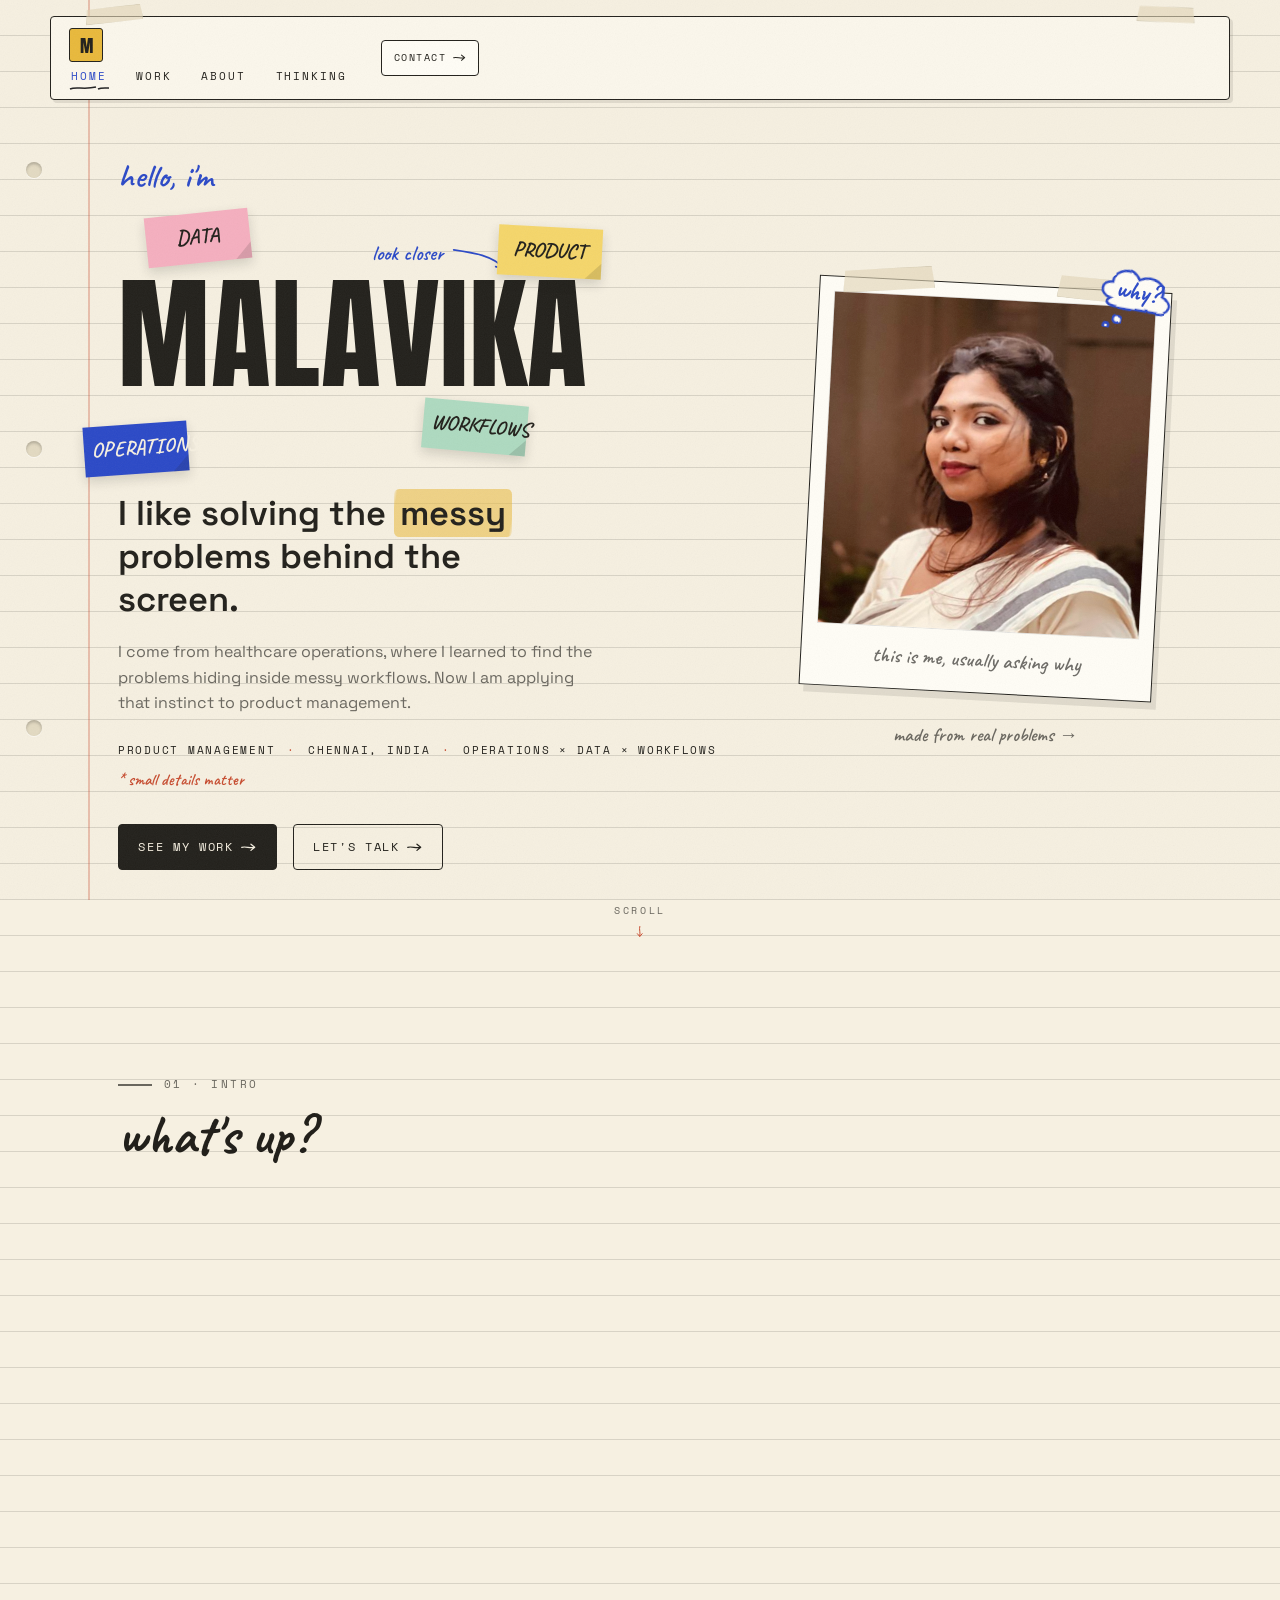
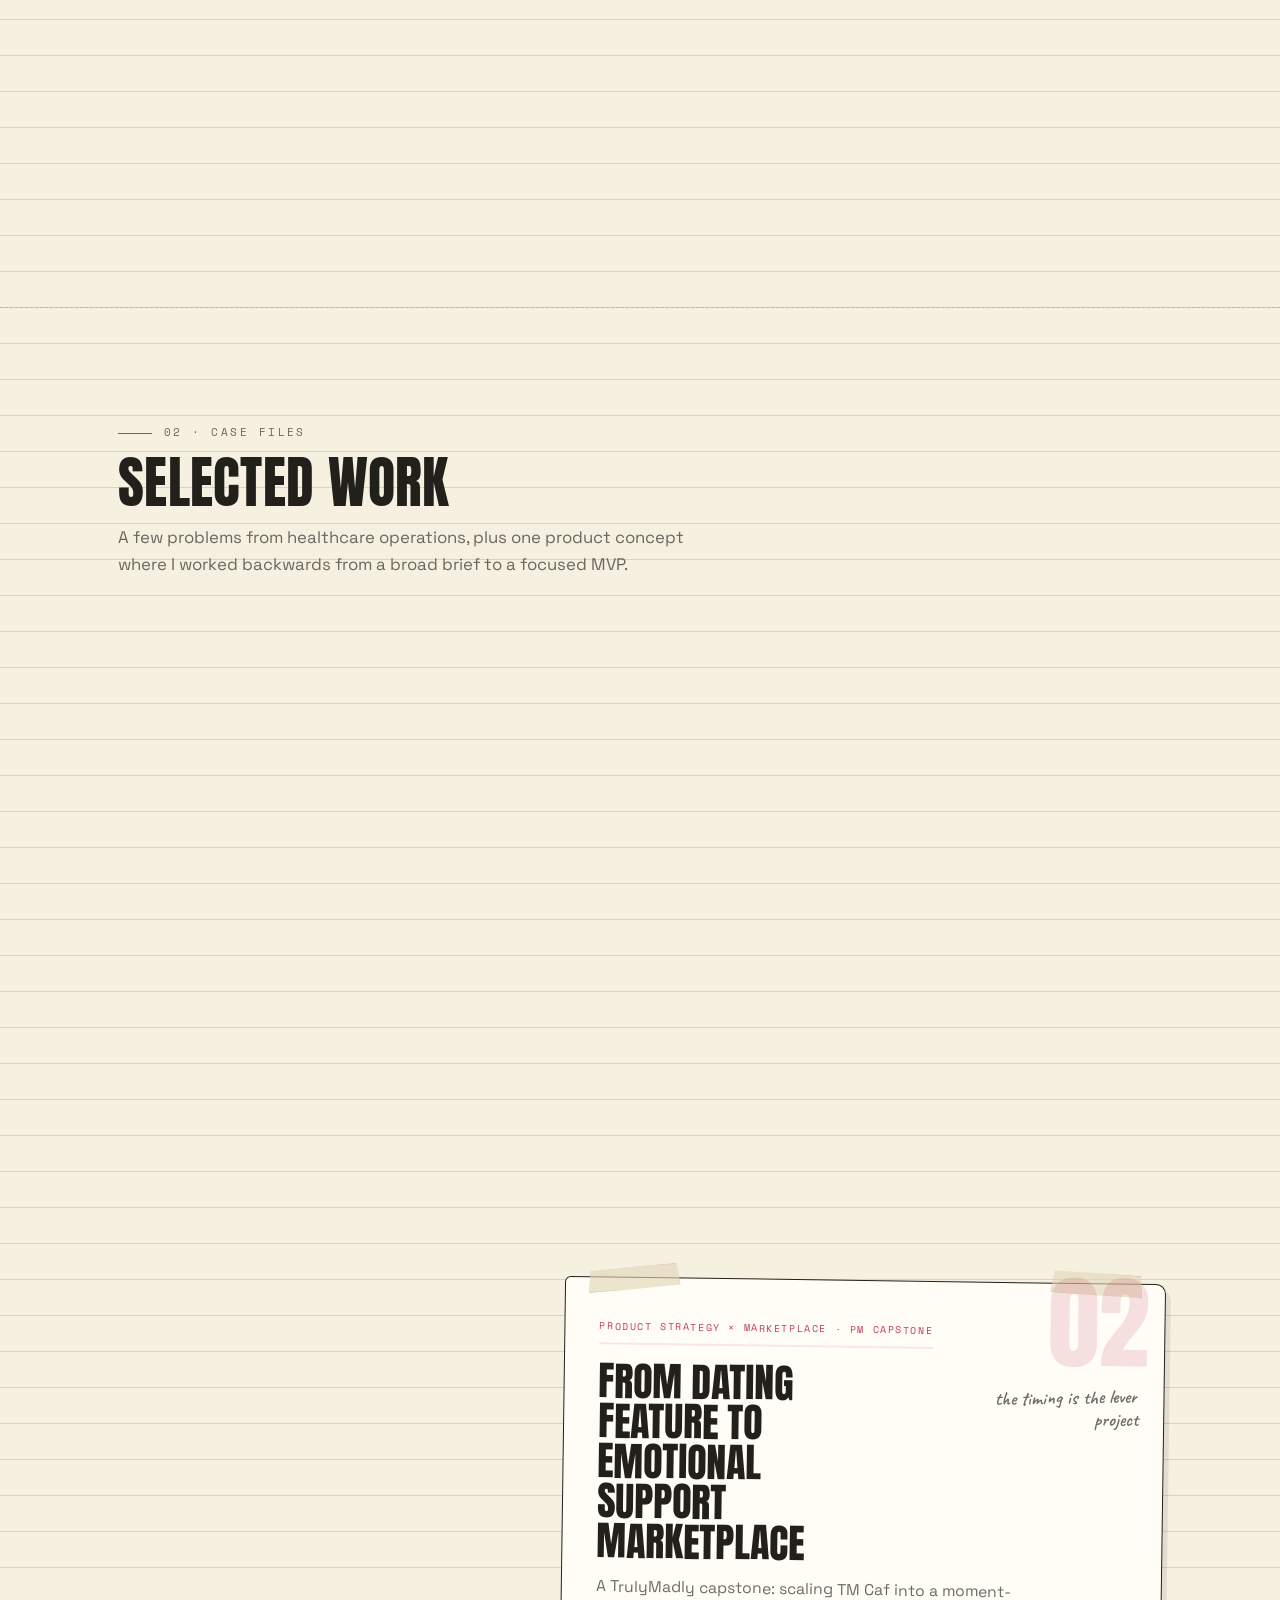
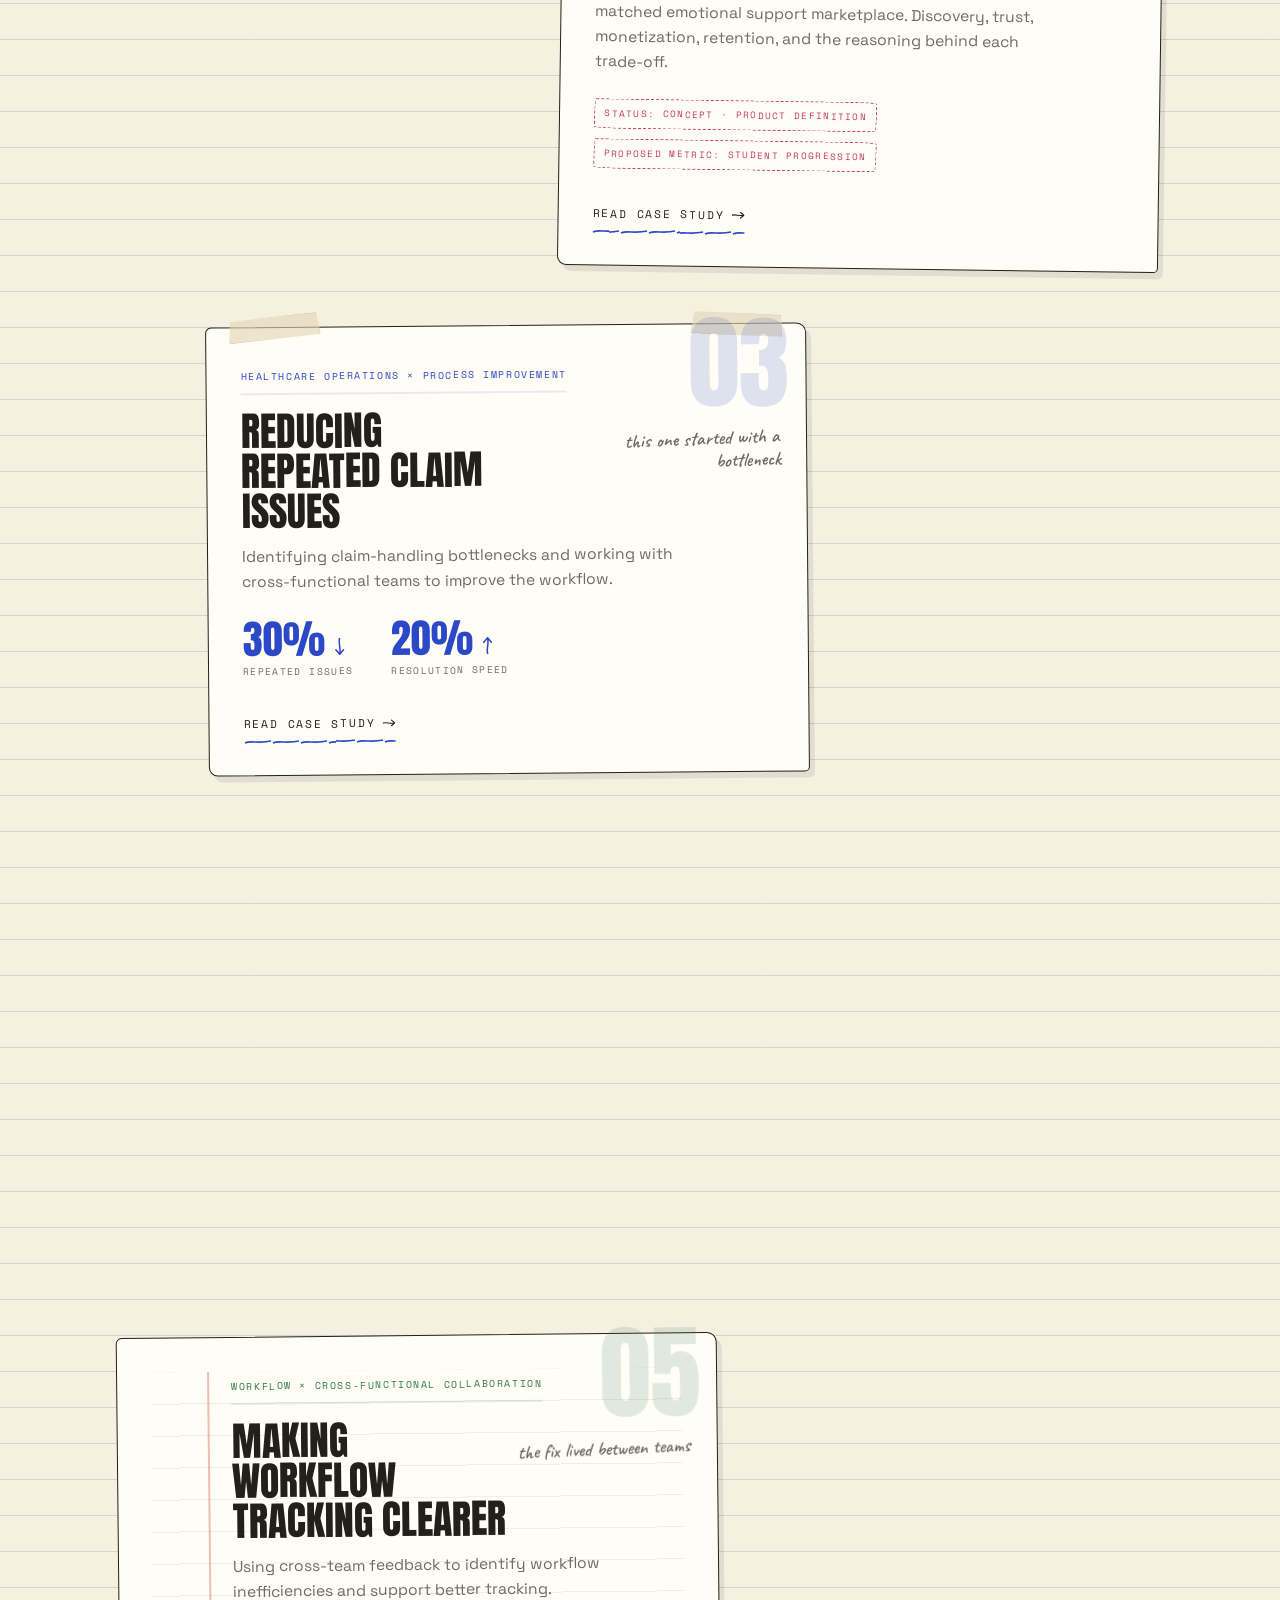
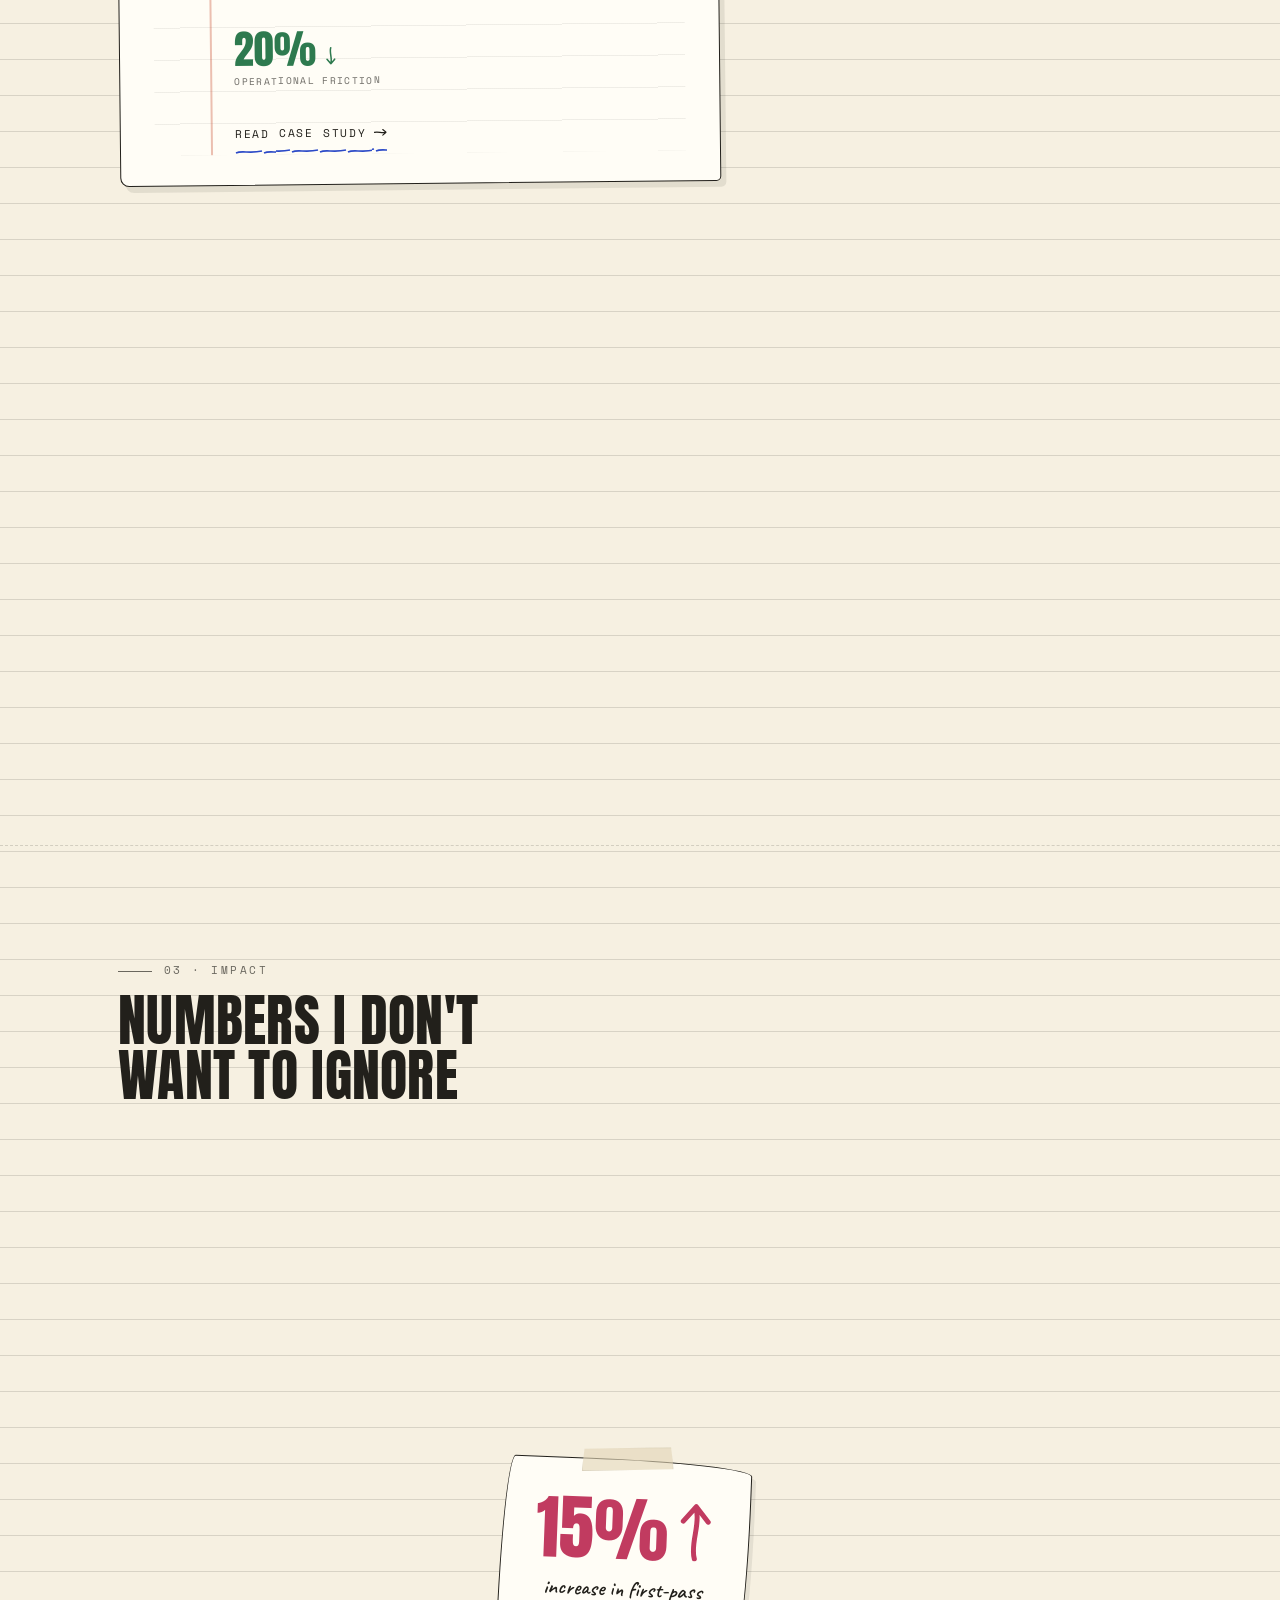
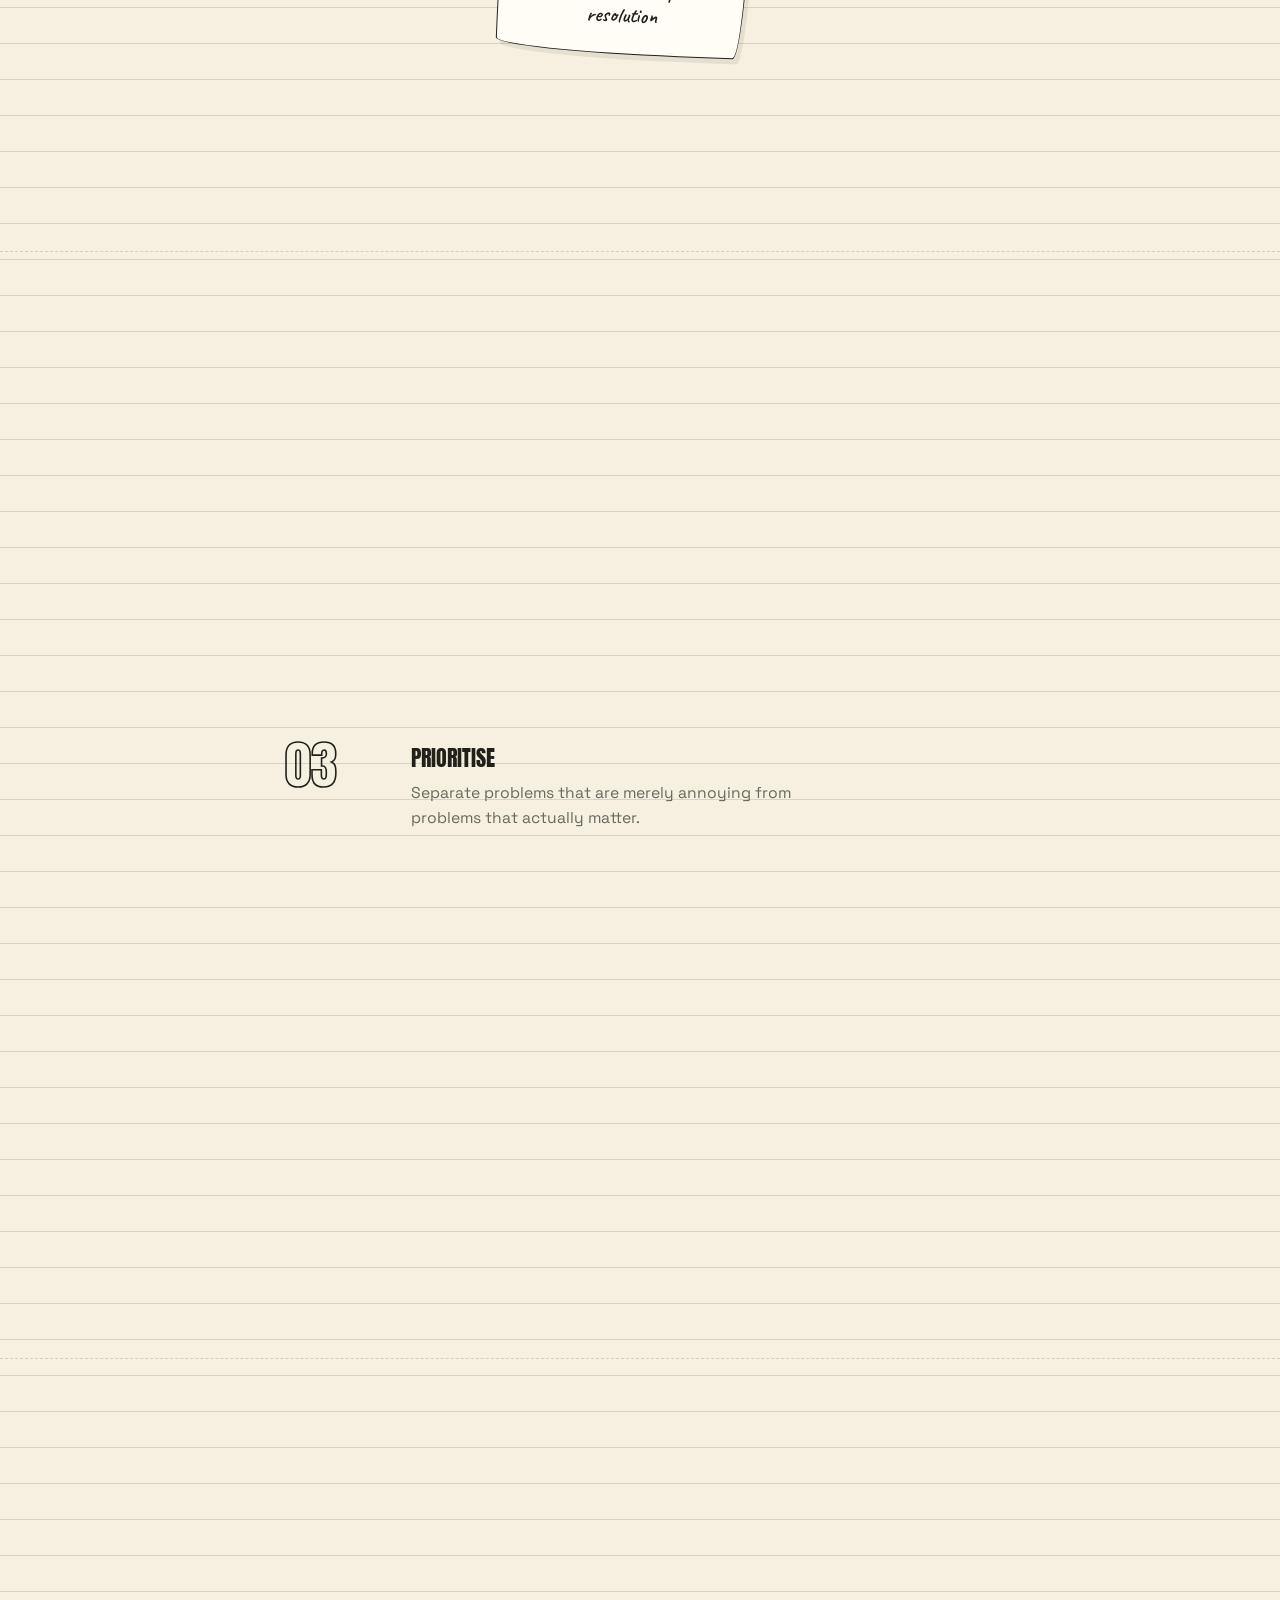
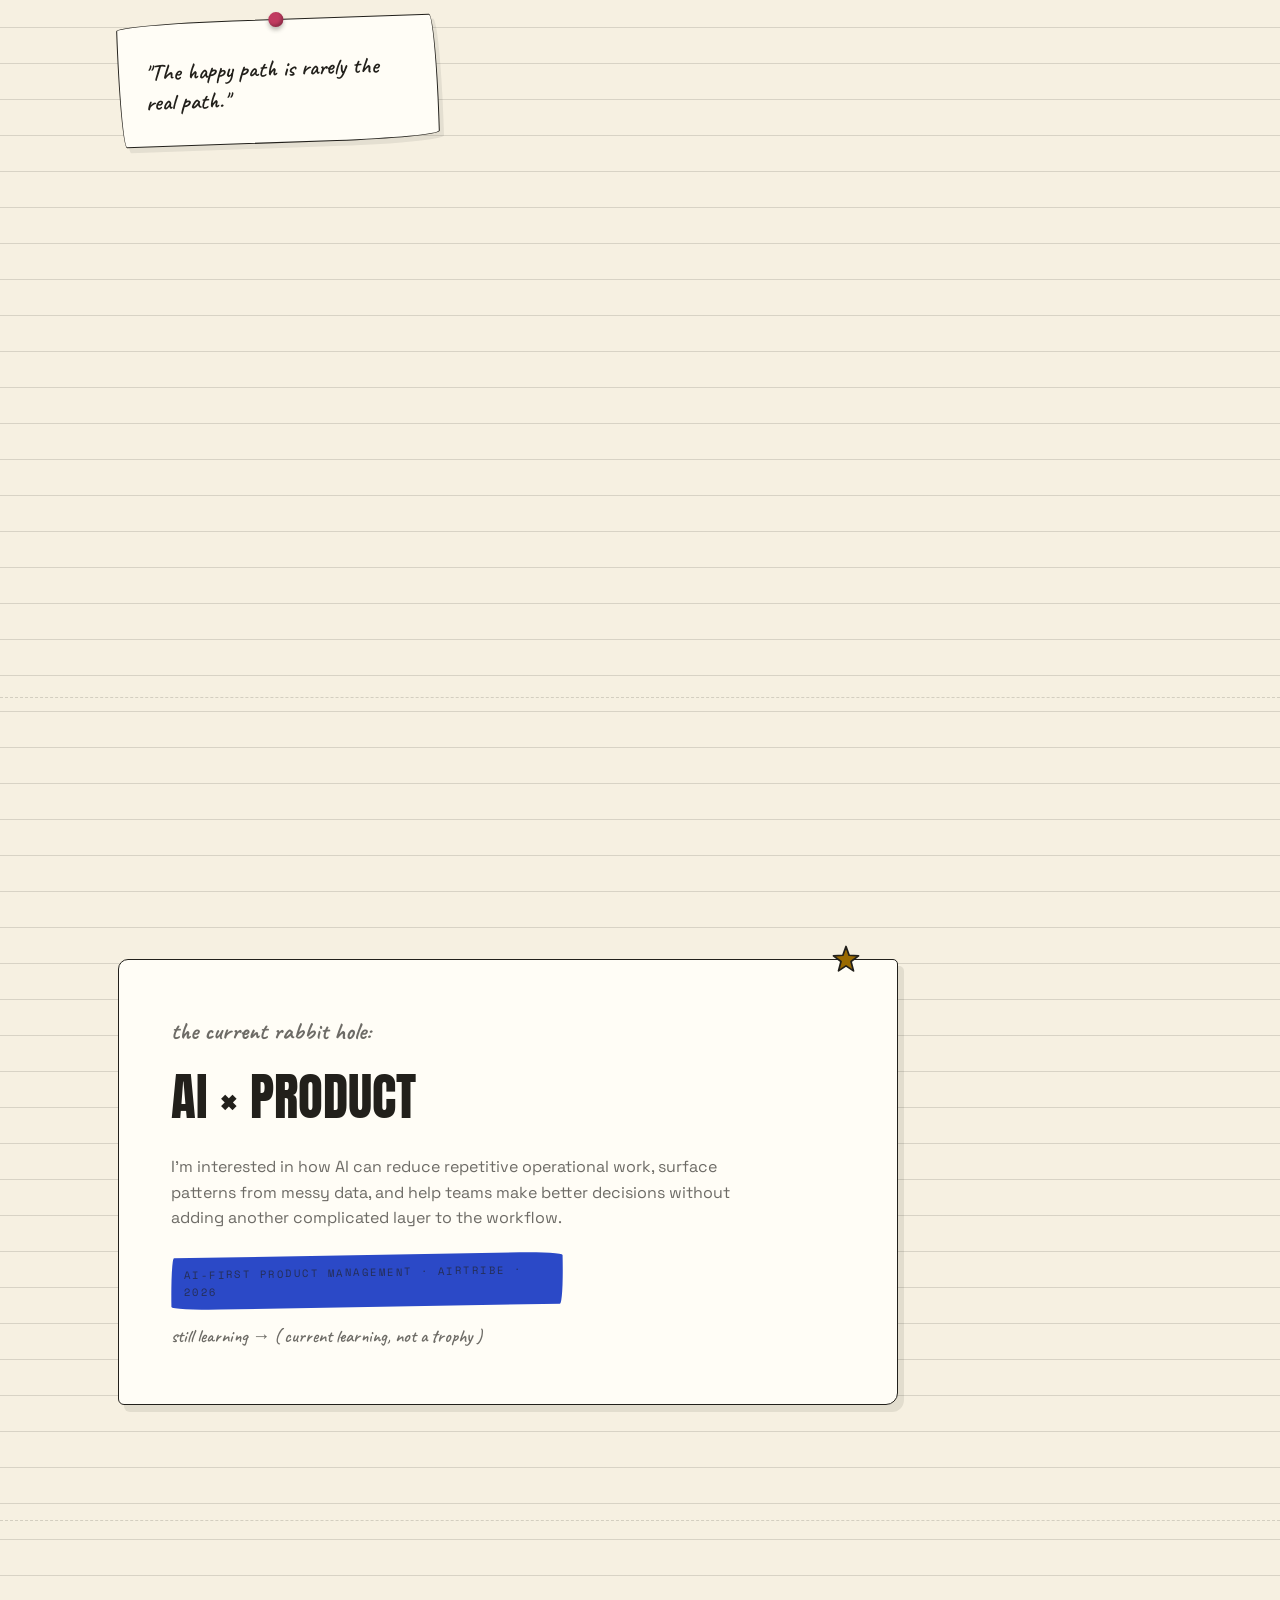
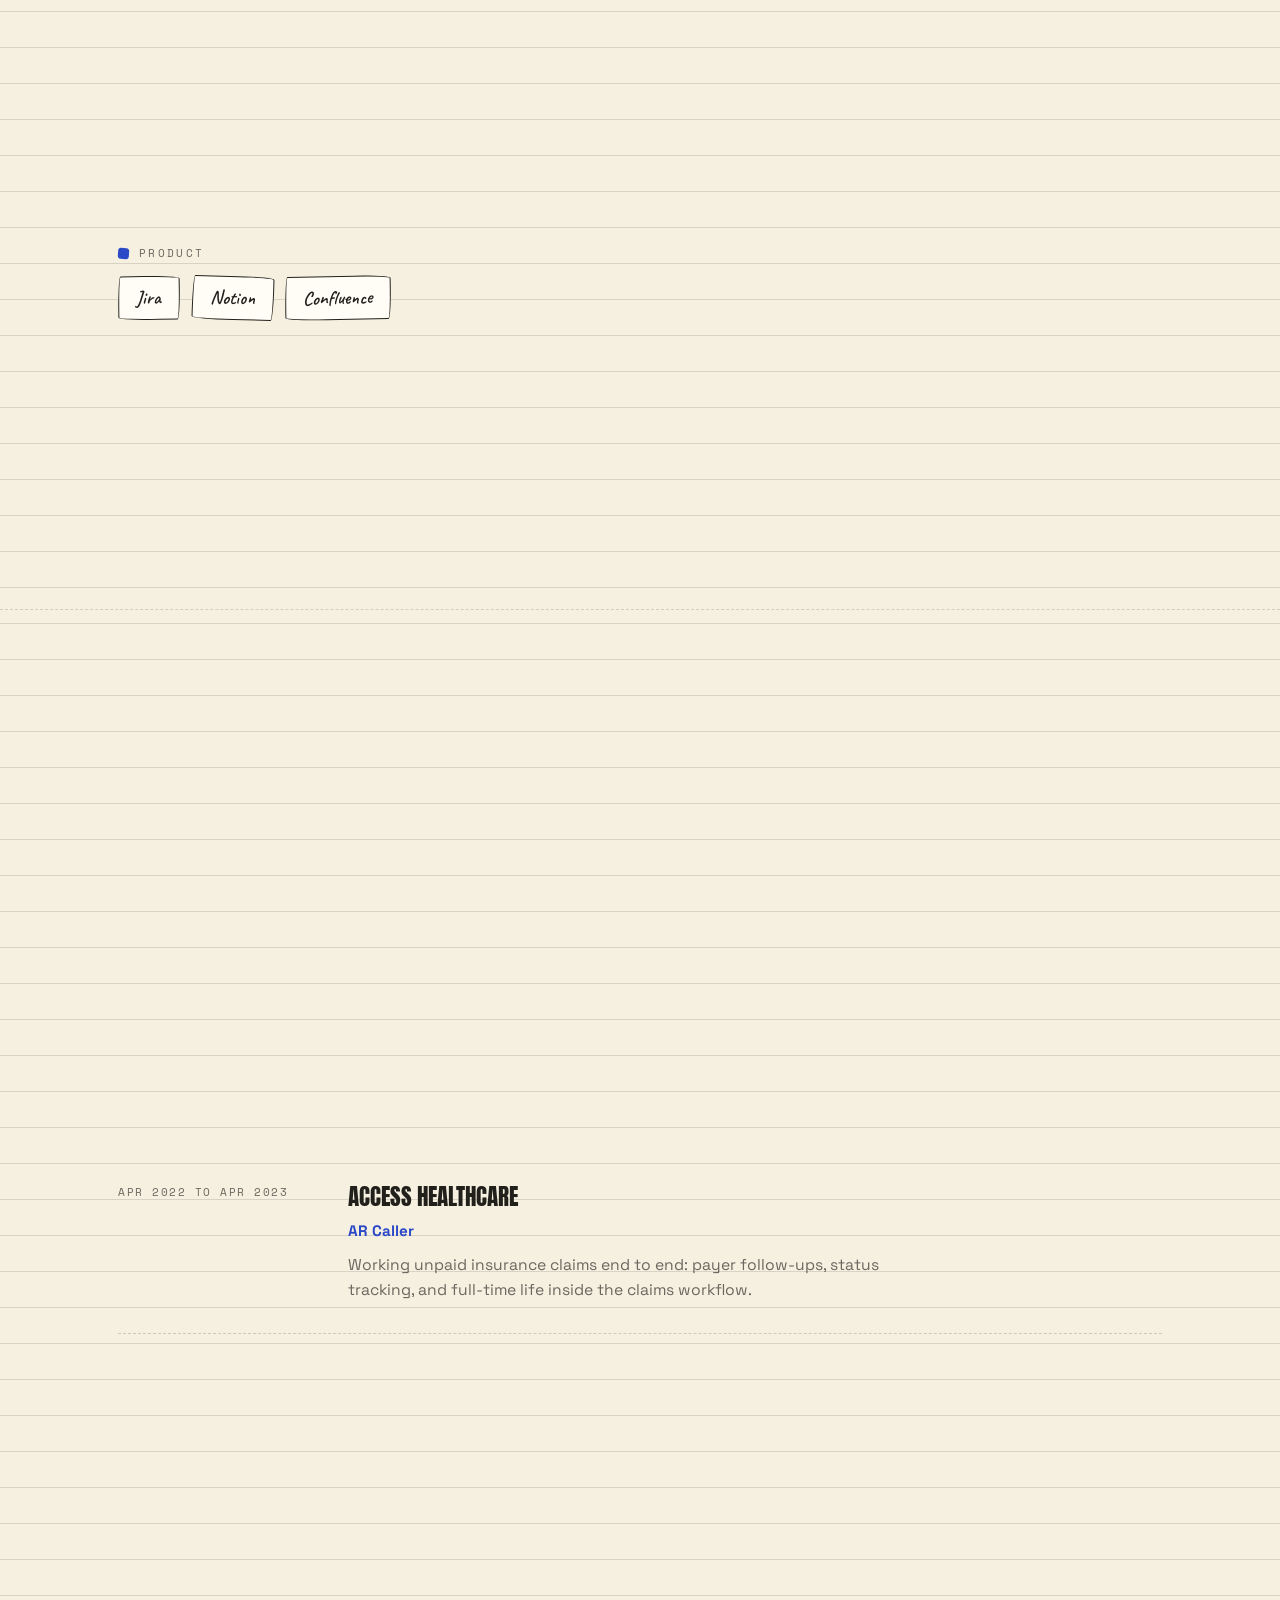
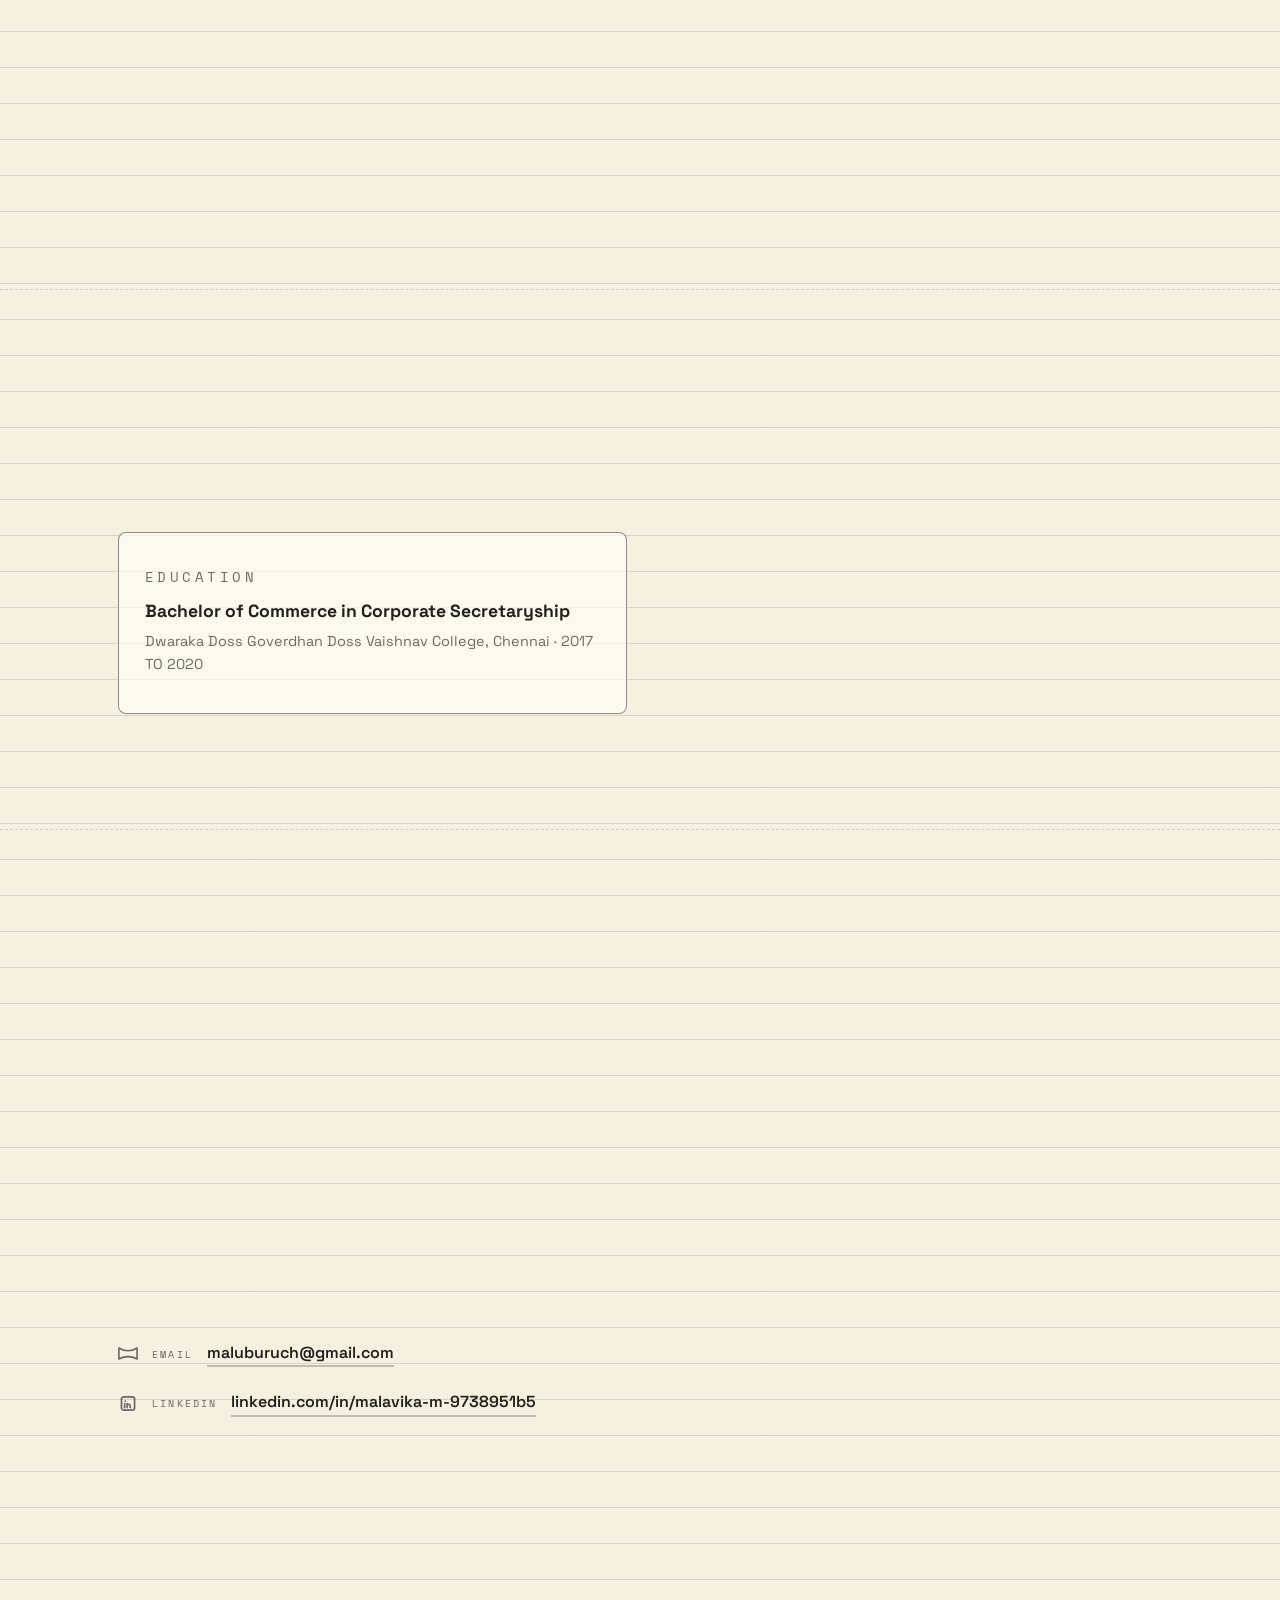
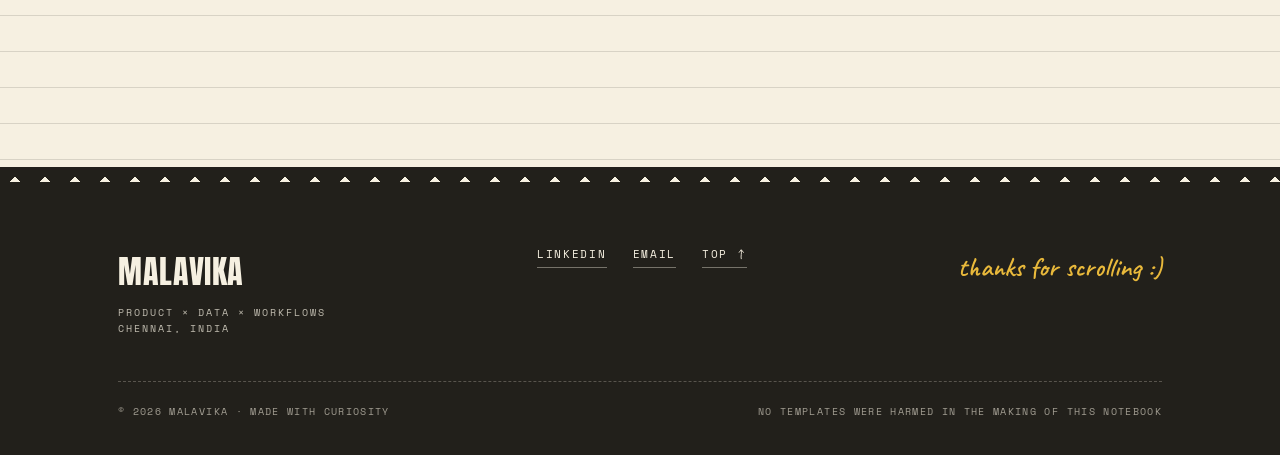
<file: index.html>
<!DOCTYPE html>
<html lang="en">
<head>
<meta charset="UTF-8"/>
<meta name="viewport" content="width=device-width, initial-scale=1"/>
<title>Malavika · Product Management</title>
<meta name="description" content="Malavika, healthcare operations professional moving into product management. Problem solving, workflows, data and product thinking. Chennai, India."/>
<meta name="theme-color" content="#F6F0E1"/>

<!-- Fonts -->
<link rel="preconnect" href="https://fonts.googleapis.com">
<link rel="preconnect" href="https://fonts.gstatic.com" crossorigin>
<link href="https://fonts.googleapis.com/css2?family=Anton&family=Caveat:wght@500;600;700&family=Space+Grotesk:wght@400;500;600;700&family=Space+Mono:wght@400;700&display=swap" rel="stylesheet">

<!-- Styles: load order matters (main first) -->
<link rel="stylesheet" href="css/main.css">
<link rel="stylesheet" href="css/casestudy.css">

<!-- one tiny inline script on purpose: enables reveal animations before CSS paints -->
<script>document.documentElement.classList.add('js')</script>
</head>
<body>

<!-- shared SVG defs: sketchy filters + hand-drawn icon symbols -->
<svg width="0" height="0" style="position:absolute" aria-hidden="true" focusable="false">
  <defs>
    <filter id="rough" x="-8%" y="-8%" width="116%" height="116%">
      <feTurbulence type="fractalNoise" baseFrequency="0.04" numOctaves="3" seed="4" result="n"/>
      <feDisplacementMap in="SourceGraphic" in2="n" scale="3.2"/>
    </filter>
    <filter id="rough2" x="-10%" y="-10%" width="120%" height="120%">
      <feTurbulence type="fractalNoise" baseFrequency="0.018" numOctaves="2" seed="11" result="n"/>
      <feDisplacementMap in="SourceGraphic" in2="n" scale="5"/>
    </filter>
    <symbol id="i-arr" viewBox="0 0 24 14"><path d="M1 7 C 7 5 15 9 21 7 M16 2 l6 5 -6 5" fill="none" stroke="currentColor" stroke-width="2" stroke-linecap="round" stroke-linejoin="round"/></symbol>
    <symbol id="i-dn" viewBox="0 0 14 24"><path d="M7 1 C 5 7 9 15 7 21 M2 16 l5 6 5 -6" fill="none" stroke="currentColor" stroke-width="2" stroke-linecap="round" stroke-linejoin="round"/></symbol>
    <symbol id="i-up" viewBox="0 0 14 24"><path d="M7 23 C 5 17 9 9 7 3 M2 8 l5 -6 5 6" fill="none" stroke="currentColor" stroke-width="2" stroke-linecap="round" stroke-linejoin="round"/></symbol>
    <symbol id="i-x" viewBox="0 0 16 16"><path d="M2 2 C 6 6 10 10 14 14 M14 2 C 10 6 6 10 2 14" fill="none" stroke="currentColor" stroke-width="2" stroke-linecap="round"/></symbol>
    <symbol id="i-menu" viewBox="0 0 20 14"><path d="M1 2 C 6 1 14 3 19 2 M1 7 C 6 6 14 8 19 7 M1 12 C 6 11 14 13 19 12" fill="none" stroke="currentColor" stroke-width="2" stroke-linecap="round"/></symbol>
    <symbol id="i-mail" viewBox="0 0 22 16"><path d="M1 2 C 7 6 15 6 21 2 M1 2 L1 14 C 7 11 15 11 21 14 L21 2" fill="none" stroke="currentColor" stroke-width="1.8" stroke-linecap="round" stroke-linejoin="round"/></symbol>
    <symbol id="i-in" viewBox="0 0 16 16"><rect x="1" y="1" width="14" height="14" rx="2.5" fill="none" stroke="currentColor" stroke-width="1.8"/><circle cx="5.2" cy="5.4" r="1" fill="currentColor"/><path d="M4.4 8 V12.6 M7 12.6 V8 M7 9.6 C 8 8.4 10.4 8.7 10.4 10.6 V12.6" fill="none" stroke="currentColor" stroke-width="1.7" stroke-linecap="round"/></symbol>
    <symbol id="i-star" viewBox="0 0 24 24"><path d="M12 2 L14.5 9 L22 9.5 L16 14 L18 21.5 L12 17.5 L6 21.5 L8 14 L2 9.5 L9.5 9 Z" fill="currentColor" stroke="#22201B" stroke-width="1.4" stroke-linejoin="round"/></symbol>
  </defs>
</svg>

<div class="binder-holes" aria-hidden="true"><span></span><span></span><span></span></div>
<a class="skip" href="#main">skip to content</a>

<!-- ============ NAV ============ -->
<header class="nav" id="nav">
  <span class="nav__tape nav__tape--l" aria-hidden="true"></span>
  <span class="nav__tape nav__tape--r" aria-hidden="true"></span>
  <nav aria-label="Primary">
    <a class="nav__logo" href="#home" aria-label="Malavika, home">
      <span class="nav__m" aria-hidden="true">M</span>
      <span class="nav__word" aria-hidden="true">MALAVIKA</span>
    </a>
    <ul class="nav__links">
      <li><a href="#home" data-sec="home">HOME</a></li>
      <li><a href="#work" data-sec="work">WORK</a></li>
      <li><a href="#about" data-sec="about">ABOUT</a></li>
      <li><a href="#thinking" data-sec="thinking">THINKING</a></li>
      <!-- PLAYGROUND nav link (section currently hidden): remove the comment markers around the next line to re-enable
      <li><a href="#playground" data-sec="playground">PLAYGROUND</a></li>
      -->
    </ul>
  </nav>
  <a class="btn nav__cta" href="#contact">CONTACT <svg class="ic" aria-hidden="true"><use href="#i-arr"/></svg></a>
  <button class="nav__burger" id="burger" aria-expanded="false" aria-controls="menu" aria-label="Open menu">
    <svg aria-hidden="true"><use href="#i-menu"/></svg>
  </button>
</header>

<!-- mobile menu -->
<div class="menu" id="menu">
  <nav class="menu__nav" aria-label="Mobile">
    <a href="#home">HOME <span class="hand">start here</span></a>
    <a href="#work">WORK <span class="hand">the case files</span></a>
    <a href="#about">ABOUT <span class="hand">the short version</span></a>
    <a href="#thinking">THINKING <span class="hand">how my brain works</span></a>
    <!-- PLAYGROUND mobile link (section currently hidden): remove the comment markers around the next line to re-enable
    <a href="#playground">PLAYGROUND <span class="hand">wip</span></a>
    -->
    <a class="menu__cta" href="#contact">CONTACT →</a>
  </nav>
</div>

<main id="main">

  <!-- ============ HERO ============ -->
  <section class="hero" id="home">
    <div class="wrap hero__grid">
      <div class="hero__text">
        <p class="hero-hello hand" style="margin-bottom:40px;">hello, i'm</p>
        <div class="hero__namezone">
          <p class="hero-look hand" aria-hidden="true">look closer
            <svg class="look-arr" viewBox="0 0 90 40" aria-hidden="true">
              <path pathLength="1" d="M6 4 C 34 8, 62 12, 80 32"/>
              <path d="M80 32 L66 28 M80 32 L74 18"/>
            </svg>
          </p>
          <h1 class="hero-name" aria-label="Malavika"><span aria-hidden="true">M</span><span aria-hidden="true">A</span><span aria-hidden="true">L</span><span aria-hidden="true">A</span><span aria-hidden="true">V</span><span aria-hidden="true">I</span><span aria-hidden="true">K</span><span aria-hidden="true">A</span></h1>
          <svg class="squiggle" viewBox="0 0 320 22" aria-hidden="true"><path pathLength="1" d="M6 12 C 60 3, 120 20, 180 10 S 290 6, 314 12"/></svg>
          <div class="hero-stickies" aria-hidden="true">
            <div class="sticky sticky--y hs-1" style="--r:3deg">PRODUCT<span class="sticky__tip">the mindset</span></div>
            <div class="sticky sticky--b hs-2" style="--r:-4deg">OPERATIONS<span class="sticky__tip">where I learned</span></div>
            <div class="sticky sticky--p hs-3" style="--r:-6deg">DATA<span class="sticky__tip">how I check</span></div>
            <div class="sticky sticky--g hs-4" style="--r:5deg">WORKFLOWS<span class="sticky__tip">where it hurts</span></div>
          </div>
        </div>
        <p class="hero-line" style="margin-top:48px;">I like solving the <span class="hl hl-y">messy</span> problems behind the screen.</p>
        <p class="hero-sub">I come from healthcare operations, where I learned to find the problems hiding inside messy workflows. Now I am applying that instinct to product management.</p>
        <p class="hero-meta mono">PRODUCT MANAGEMENT<span class="dot" aria-hidden="true">·</span>CHENNAI, INDIA<span class="dot" aria-hidden="true">·</span>OPERATIONS × DATA × WORKFLOWS</p>
        <p class="hero-star hand" aria-hidden="true">* small details matter</p>
        <div class="hero-cta">
          <a class="btn btn--ink" href="#work">SEE MY WORK <svg class="ic" aria-hidden="true"><use href="#i-arr"/></svg></a>
          <a class="btn btn--ghost" href="#contact">LET'S TALK <svg class="ic" aria-hidden="true"><use href="#i-arr"/></svg></a>
        </div>
      </div>

      <div class="hero__side">
        <div class="polaroid-wrap" id="polaroidWrap">
          <figure class="polaroid">
            <span class="tape tape--l" aria-hidden="true"></span>
            <span class="tape tape--r" aria-hidden="true"></span>
            <img class="portrait" src="image.png" alt="Portrait of Malavika"/>
            <figcaption>this is me, usually asking why</figcaption>
            <div class="whybub" aria-hidden="true">
              <svg viewBox="0 0 96 78">
                <path filter="url(#rough)" d="M20 48 C8 46 8 32 20 32 C20 18 40 14 46 26 C58 18 76 26 72 40 C84 44 80 56 68 56 L28 56 C18 56 14 52 20 48 Z"/>
                <circle cx="30" cy="68" r="4" filter="url(#rough)"/><circle cx="20" cy="76" r="2.6" filter="url(#rough)"/>
                <text x="46" y="46" text-anchor="middle">why?</text>
              </svg>
            </div>
          </figure>
          <p class="hero-made hand" aria-hidden="true">made from real problems →</p>
        </div>
      </div>
    </div>
    <a class="hero__scroll mono" href="#about">SCROLL<svg class="ic ic--dn" aria-hidden="true"><use href="#i-dn"/></svg></a>
  </section>

  <!-- ============ ABOUT ============ -->
  <section class="sec" id="about">
    <div class="wrap">
      <header class="sec-head reveal">
        <p class="kicker">01 · INTRO</p>
        <h2 class="hand-title">what's up?</h2>
      </header>
      <div class="about-grid">
        <div class="about-copy">
          <p class="lead reveal">I'm Malavika. I started in healthcare operations and became increasingly interested in the products and workflows behind the work.</p>
          <p class="reveal" style="--d:.08s">Working inside high-volume healthcare workflows taught me how quickly a small process problem can become a much bigger operational problem.</p>
          <p class="reveal" style="--d:.14s">Eventually, I stopped looking only at the task in front of me and started asking:</p>
          <ul class="qs">
            <li class="reveal" style="--d:.18s"><span class="hl hl-y">Why is this taking so long?</span></li>
            <li class="reveal" style="--d:.24s"><span class="hl hl-p">Where are people getting stuck?</span></li>
            <li class="reveal" style="--d:.3s"><span class="hl hl-b">What information are they missing?</span></li>
            <li class="reveal" style="--d:.36s"><span class="hl hl-g">Can the workflow itself be better?</span></li>
          </ul>
          <p class="reveal" style="--d:.4s">That curiosity pulled me toward data, root-cause analysis and cross-functional problem solving, and eventually into <strong>product management</strong>.</p>
        </div>
        <aside class="about-rail" aria-hidden="true">
          <p class="anno reveal" style="--d:.1s">start with the problem →</p>
          <p class="anno reveal" style="--d:.2s">follow the friction →</p>
          <p class="anno reveal" style="--d:.3s"><span class="circled">why?</span>&nbsp;ask why. twice.</p>
          <svg class="rail-arrow animsvg reveal" style="--d:.35s" viewBox="0 0 70 60">
            <path pathLength="1" d="M10 8 C 30 14, 48 26, 56 52"/>
            <path d="M56 52 L44 46 M56 52 L50 38"/>
          </svg>
        </aside>
      </div>
    </div>
  </section>

  <!-- ============ SELECTED WORK (cards are rendered by js/render.js from js/data.js) ============ -->
  <section class="sec" id="work">
    <div class="wrap">
      <header class="sec-head reveal">
        <p class="kicker">02 · CASE FILES</p>
        <h2 class="sec-title">selected work</h2>
        <p class="sec-sub">A few problems from healthcare operations, plus one product concept where I worked backwards from a broad brief to a focused MVP.</p>
      </header>
      <div class="work-grid" id="workGrid"></div>
    </div>
  </section>

  <!-- ============ IMPACT NUMBERS ============ -->
  <section class="sec sec--grid" id="impact">
    <div class="wrap">
      <header class="sec-head reveal">
        <p class="kicker">03 · IMPACT</p>
        <h2 class="sec-title">numbers I don't<br/>want to ignore</h2>
      </header>
      <div class="pins" id="impactPins"></div>
      <p class="impact-note hand reveal" aria-hidden="true">documented operational outcomes, not case-study math →</p>
    </div>
  </section>

  <!-- ============ HOW I THINK ============ -->
  <section class="sec sec--grid" id="thinking">
    <div class="wrap">
      <header class="sec-head reveal">
        <p class="kicker">04 · METHOD</p>
        <h2 class="sec-title">how I think</h2>
      </header>
      <ol class="steps">
        <li class="step reveal">
          <span class="step__num" aria-hidden="true">01</span>
          <div>
            <h3>Understand</h3>
            <p>Start with the people experiencing the problem.</p>
          </div>
        </li>
        <li class="step reveal a-blue" style="--d:.08s">
          <span class="step__num" aria-hidden="true">02</span>
          <div>
            <h3>Investigate</h3>
            <p>Look at the workflow, the data and the root causes.</p>
            <span class="anno" aria-hidden="true">okay, but why? →</span>
          </div>
        </li>
        <li class="step reveal a-amber" style="--d:.16s">
          <span class="step__num" aria-hidden="true">03</span>
          <div>
            <h3>Prioritise</h3>
            <p>Separate problems that are merely annoying from problems that actually matter.</p>
          </div>
        </li>
        <li class="step reveal a-green" style="--d:.24s">
          <span class="step__num" aria-hidden="true">04</span>
          <div>
            <h3>Improve</h3>
            <p>Choose the smallest useful change, work with the right people, then measure what changed.</p>
            <span class="anno" aria-hidden="true">then measure it again →</span>
          </div>
        </li>
      </ol>
      <div class="reveal">
        <div class="flow" role="img" aria-label="Process flow: problem, observe, investigate, prioritise, improve, measure">
          <span class="fn">PROBLEM</span>
          <svg class="farr" viewBox="0 0 30 16" aria-hidden="true"><path d="M2 8 C 10 5, 20 11, 27 8 M22 3 l6 5 -6 5"/></svg>
          <span class="fn fn-pink">OBSERVE</span>
          <svg class="farr" viewBox="0 0 30 16" aria-hidden="true"><path d="M2 8 C 10 5, 20 11, 27 8 M22 3 l6 5 -6 5"/></svg>
          <span class="fn fn-green">INVESTIGATE</span>
          <svg class="farr" viewBox="0 0 30 16" aria-hidden="true"><path d="M2 8 C 10 5, 20 11, 27 8 M22 3 l6 5 -6 5"/></svg>
          <span class="fn fn-amber">PRIORITISE</span>
          <svg class="farr" viewBox="0 0 30 16" aria-hidden="true"><path d="M2 8 C 10 5, 20 11, 27 8 M22 3 l6 5 -6 5"/></svg>
          <span class="fn fn-blue">IMPROVE</span>
          <svg class="farr" viewBox="0 0 30 16" aria-hidden="true"><path d="M2 8 C 10 5, 20 11, 27 8 M22 3 l6 5 -6 5"/></svg>
          <span class="fn fn-ink">MEASURE</span>
        </div>
        <svg class="flow-loop animsvg" viewBox="0 0 560 90" aria-hidden="true">
          <path pathLength="1" d="M545 12 C 545 58, 420 74, 280 74 C 140 74, 22 58, 20 24"/>
          <path d="M20 24 L32 34 M20 24 L8 33"/>
          <text x="280" y="58" text-anchor="middle">…and repeat</text>
        </svg>
        <p class="flow-mob-note hand" aria-hidden="true">( …and repeat, it's a loop, not a line )</p>
        <p class="flow-caption anno reveal" aria-hidden="true">the loop, condensed →</p>
      </div>
    </div>
  </section>

  <!-- ============ OPERATIONS LESSONS ============ -->
  <section class="sec" id="lessons">
    <div class="wrap">
      <header class="sec-head reveal">
        <p class="kicker">05 · FIELD NOTES</p>
        <h2 class="hand-title">what operations taught me about products</h2>
      </header>
      <div class="lessons">
        <div class="reveal"><div class="tilt lesson" style="--r:-2deg;--pinC:#C13B60"><p>"The happy path is rarely the real path."</p></div></div>
        <div class="reveal" style="--d:.08s"><div class="tilt lesson" style="--r:1.6deg;--pinC:#2B49C7"><p>"Small workflow problems become huge problems at scale."</p></div></div>
        <div class="reveal" style="--d:.16s"><div class="tilt lesson" style="--r:-1deg;--pinC:#9A6A00"><p>"The person using a system knows where it hurts."</p></div></div>
        <div class="reveal" style="--d:.24s"><div class="tilt lesson" style="--r:2.4deg;--pinC:#2E7A4F"><p>"Data tells you what is happening. People often tell you why."</p></div></div>
        <div class="reveal" style="--d:.32s"><div class="tilt lesson" style="--r:-1.4deg;--pinC:#C74B2E"><p>"A faster process isn't useful if it creates more problems downstream."</p></div></div>
      </div>
    </div>
  </section>

  <!-- ==================================================================
       PLAYGROUND SECTION (temporarily hidden)
       To bring it back later:
       1. Delete the opening comment marker directly below and the
          closing one after the section, so the section becomes live.
       2. Re-enable the PLAYGROUND link in the header navigation.
       3. Re-enable the PLAYGROUND link in the mobile menu.
       The JavaScript renderer is guarded, so no JS edits are needed.
       ==================================================================
  <section class="sec" id="playground">
    <div class="wrap">
      <header class="sec-head reveal">
        <p class="kicker">08 · PLAYGROUND</p>
        <h2 class="hand-title">playground</h2>
        <p class="sec-sub">Small product thoughts, experiments and things I can't stop noticing.</p>
        <p class="pg-promise hand reveal" aria-hidden="true">( a promise, not a portfolio: experiments incoming )</p>
      </header>
      <div class="pg-list" id="pgList"></div>
      <div class="pg-next reveal">
        <p class="hand">next experiment goes here →</p>
        <span class="mono">WATCH THIS SPACE</span>
      </div>
    </div>
  </section>
  -->

  <!-- ============ CURRENTLY EXPLORING ============ -->
  <section class="sec" id="exploring">
    <div class="wrap">
      <header class="sec-head reveal">
        <p class="kicker">06 · LEARNING</p>
        <h2 class="hand-title">currently exploring</h2>
      </header>
      <div class="explore reveal" role="region" aria-label="AI and product learning">
        <span class="explore__spark" aria-hidden="true"><svg viewBox="0 0 24 24"><use href="#i-star"/></svg></span>
        <p class="explore__k hand">the current rabbit hole:</p>
        <h3>AI × PRODUCT</h3>
        <p>I'm interested in how AI can reduce repetitive operational work, surface patterns from messy data, and help teams make better decisions without adding another complicated layer to the workflow.</p>
        <p class="explore__chip mono">AI-FIRST PRODUCT MANAGEMENT · AIRTRIBE · 2026</p>
        <p class="explore__still hand" aria-hidden="true">still learning → ( current learning, not a trophy )</p>
      </div>
    </div>
  </section>

  <!-- ============ TOOLKIT (rendered from js/data.js) ============ -->
  <section class="sec" id="toolkit">
    <div class="wrap">
      <header class="sec-head reveal">
        <p class="kicker">07 · TOOLKIT</p>
        <h2 class="sec-title">my toolkit</h2>
      </header>
      <p class="tk-intro hand reveal" aria-hidden="true">tools I use to think and work →</p>
      <div class="tk-grid" id="tkWrap"></div>
      <p class="tk-note hand reveal" aria-hidden="true">not everything needs a dashboard →</p>
    </div>
  </section>

  <!-- ============ EXPERIENCE (rendered from js/data.js) ============ -->
  <section class="sec" id="experience">
    <div class="wrap">
      <header class="sec-head reveal">
        <p class="kicker">08 · TRACK RECORD</p>
        <h2 class="sec-title">experience</h2>
      </header>
      <div class="xp-evo reveal" role="img" aria-label="Evolution: operations, healthcare claims, data and process improvement, cross-functional work, product thinking">
        <span class="w">OPERATIONS</span>
        <svg class="farr" viewBox="0 0 30 16" aria-hidden="true"><path d="M2 8 C 10 5, 20 11, 27 8 M22 3 l6 5 -6 5"/></svg>
        <span class="w">HEALTHCARE CLAIMS</span>
        <svg class="farr" viewBox="0 0 30 16" aria-hidden="true"><path d="M2 8 C 10 5, 20 11, 27 8 M22 3 l6 5 -6 5"/></svg>
        <span class="w">DATA &amp; PROCESS IMPROVEMENT</span>
        <svg class="farr" viewBox="0 0 30 16" aria-hidden="true"><path d="M2 8 C 10 5, 20 11, 27 8 M22 3 l6 5 -6 5"/></svg>
        <span class="w">CROSS-FUNCTIONAL WORK</span>
        <svg class="farr" viewBox="0 0 30 16" aria-hidden="true"><path d="M2 8 C 10 5, 20 11, 27 8 M22 3 l6 5 -6 5"/></svg>
        <span class="w on">PRODUCT THINKING</span>
      </div>
      <div id="xpList"></div>
    </div>
  </section>

  <!-- ============ EDUCATION & CERTIFICATION ============ -->
  <section class="sec" id="credentials">
    <div class="wrap">
      <header class="sec-head reveal">
        <p class="kicker">09 · CREDENTIALS</p>
        <h2 class="sec-title" style="font-size:clamp(1.7rem,3.6vw,2.5rem)">education &amp; learning</h2>
      </header>
      <div class="cred-grid">
        <div class="cred reveal">
          <p class="cred__k">EDUCATION</p>
          <h3>Bachelor of Commerce in Corporate Secretaryship</h3>
          <p>Dwaraka Doss Goverdhan Doss Vaishnav College, Chennai · 2017 TO 2020</p>
        </div>
        <div class="cred reveal" style="--d:.1s">
          <p class="cred__k">CERTIFICATION</p>
          <h3>AI-First Product Management</h3>
          <p>Airtribe · 2026</p>
          <span class="hand">current learning</span>
        </div>
      </div>
    </div>
  </section>

  <!-- ============ CONTACT ============ -->
  <section class="sec contact" id="contact">
    <div class="wrap">
      <p class="contact__k hand reveal">okay, last page:</p>
      <h2 class="reveal">have a<br/>messy problem?</h2>
      <p class="contact__talk reveal" style="--d:.1s">let's talk.</p>
      <p class="contact__sub reveal" style="--d:.16s">If you have a messy product or workflow problem, I'd love to understand it.</p>
      <div class="c-links reveal" style="--d:.22s">
        <a class="c-link" href="mailto:maluburuch@gmail.com">
          <svg aria-hidden="true"><use href="#i-mail"/></svg>
          <span class="mono">EMAIL</span><span class="c-val">maluburuch@gmail.com</span>
        </a>
        <a class="c-link" href="https://www.linkedin.com/in/malavika-m-9738951b5/" target="_blank" rel="noopener">
          <svg aria-hidden="true"><use href="#i-in"/></svg>
          <span class="mono">LINKEDIN</span><span class="c-val">linkedin.com/in/malavika-m-9738951b5</span>
        </a>
      </div>
      <div class="contact__cta reveal" style="--d:.28s">
        <a class="btn btn--ink btn--big" href="mailto:maluburuch@gmail.com">SAY HELLO <svg class="ic" aria-hidden="true"><use href="#i-arr"/></svg></a>
        <div class="contact__doodle" aria-hidden="true">
          <span class="hand">yes, this one</span>
          <svg class="animsvg" viewBox="0 0 130 56"><path pathLength="1" d="M124 6 C 92 10, 44 14, 20 46"/><path d="M20 46 L34 42 M20 46 L26 32"/></svg>
        </div>
      </div>
      <p class="contact__fast hand reveal" style="--d:.34s" aria-hidden="true">usually replies fast, old operations habit :)</p>
    </div>
  </section>
</main>

<!-- ============ FOOTER ============ -->
<footer class="footer">
  <div class="wrap">
    <div class="footer__grid">
      <div>
        <p class="footer__name">MALAVIKA</p>
        <p class="footer__meta">PRODUCT × DATA × WORKFLOWS<br/>CHENNAI, INDIA</p>
      </div>
      <div class="footer__links">
        <!-- keep in sync with the contact section links -->
        <a href="https://www.linkedin.com/in/malavika-m-9738951b5/" target="_blank" rel="noopener">LINKEDIN</a>
        <a href="mailto:maluburuch@gmail.com">EMAIL</a>
        <a class="footer__top" href="#home">TOP <svg class="ic" aria-hidden="true"><use href="#i-arr"/></svg></a>
      </div>
      <p class="footer__thanks">thanks for scrolling :)</p>
    </div>
    <div class="footer__bottom">
      <span>© <span id="year">2026</span> MALAVIKA · MADE WITH CURIOSITY</span>
      <span>NO TEMPLATES WERE HARMED IN THE MAKING OF THIS NOTEBOOK</span>
    </div>
  </div>
</footer>

<!-- ============ CASE STUDY OVERLAY (content rendered by js/render.js + js/app.js) ============ -->
<div class="case-view" id="caseView" hidden role="dialog" aria-modal="true" aria-label="Case study">
  <div class="cv-bar">
    <button class="cv-back" id="cvBack"><svg class="ic" aria-hidden="true"><use href="#i-arr"/></svg> BACK TO NOTEBOOK</button>
    <span class="cv-pos" id="cvPos">CASE 01 / 05</span>
    <button class="cv-close" id="cvClose" aria-label="Close case study"><svg aria-hidden="true"><use href="#i-x"/></svg></button>
  </div>
  <div class="case-body" id="caseBody"></div>
</div>

<noscript><p style="padding:120px 24px;font-family:monospace;text-align:center">This notebook needs JavaScript for the case-study pages. The main story is above, though.</p></noscript>

<!-- Scripts: ORDER MATTERS. data -> figures -> render -> app -->
<script src="js/data.js?v=20260923b" defer></script>
<script src="js/figures.js?v=20260923b" defer></script>
<script src="js/render.js?v=20260923b" defer></script>
<script src="js/app.js?v=20260923b" defer></script>
</body>
</html>
</file>
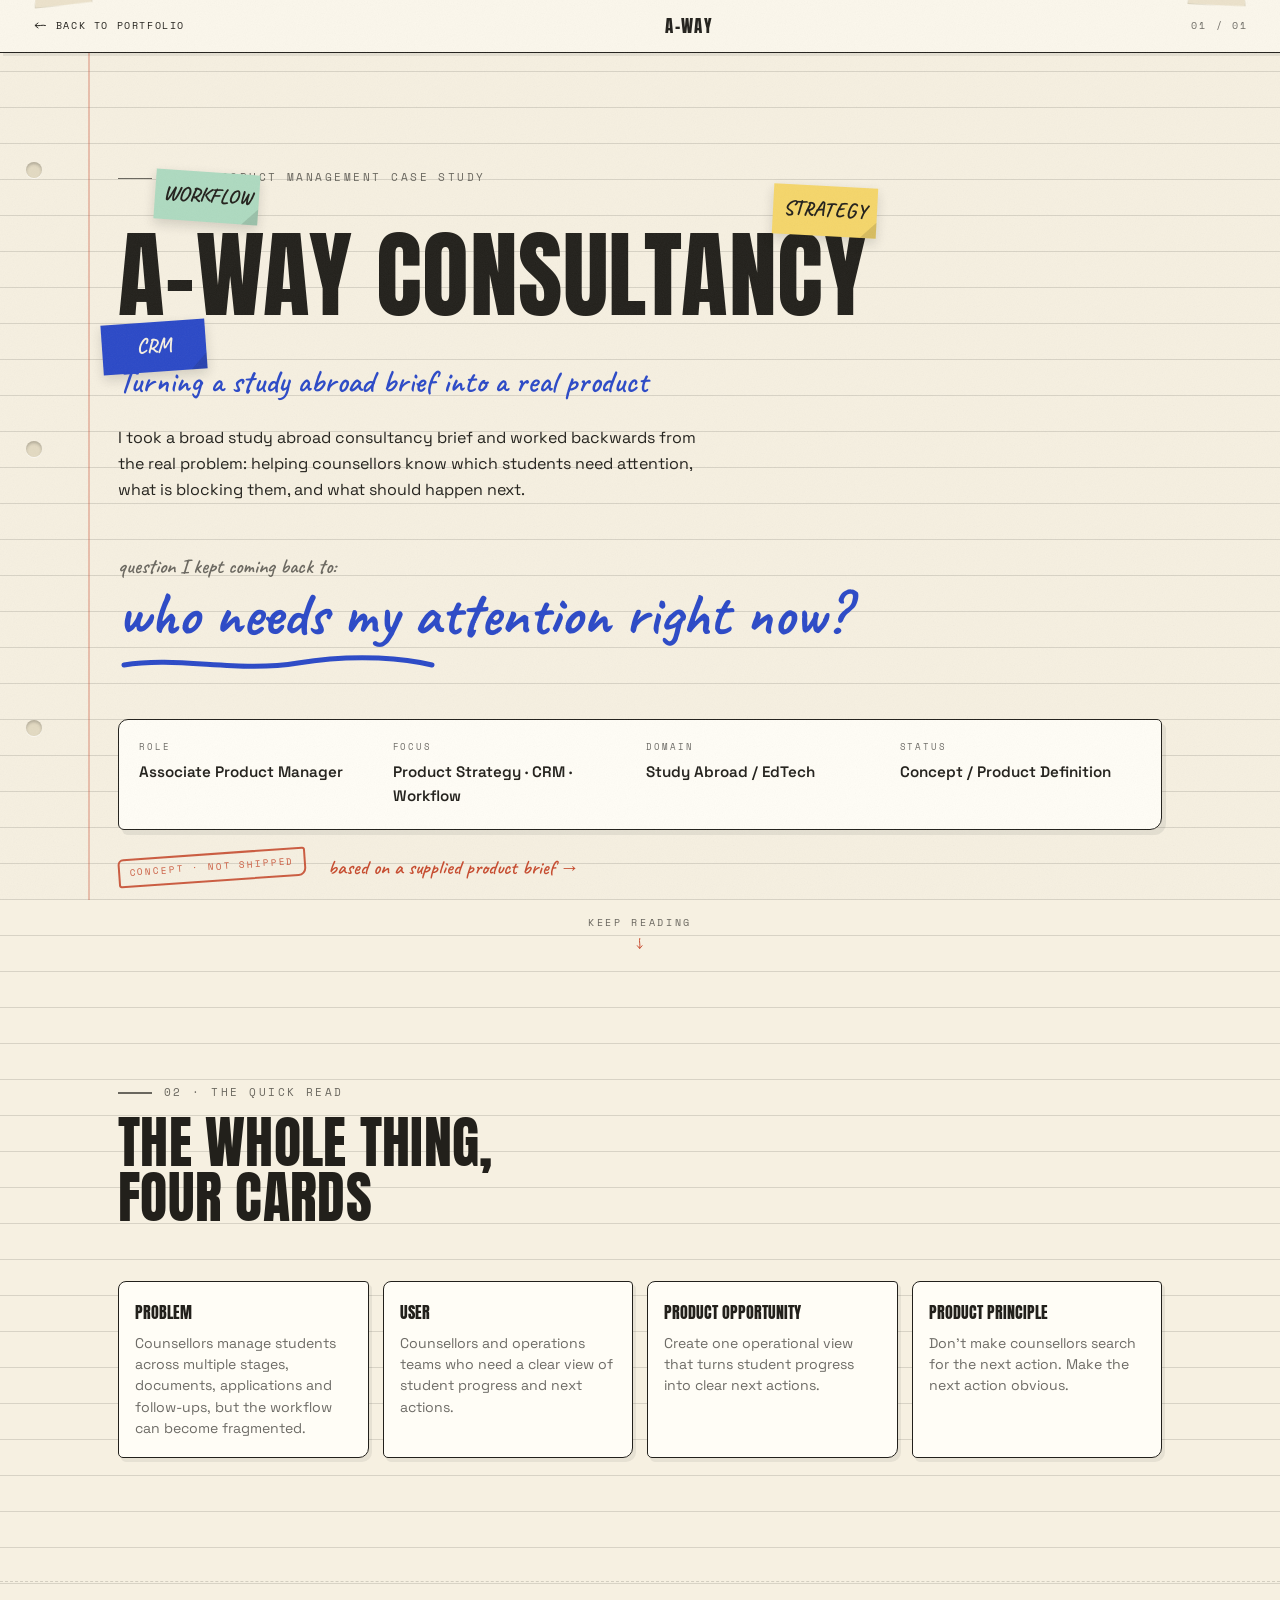
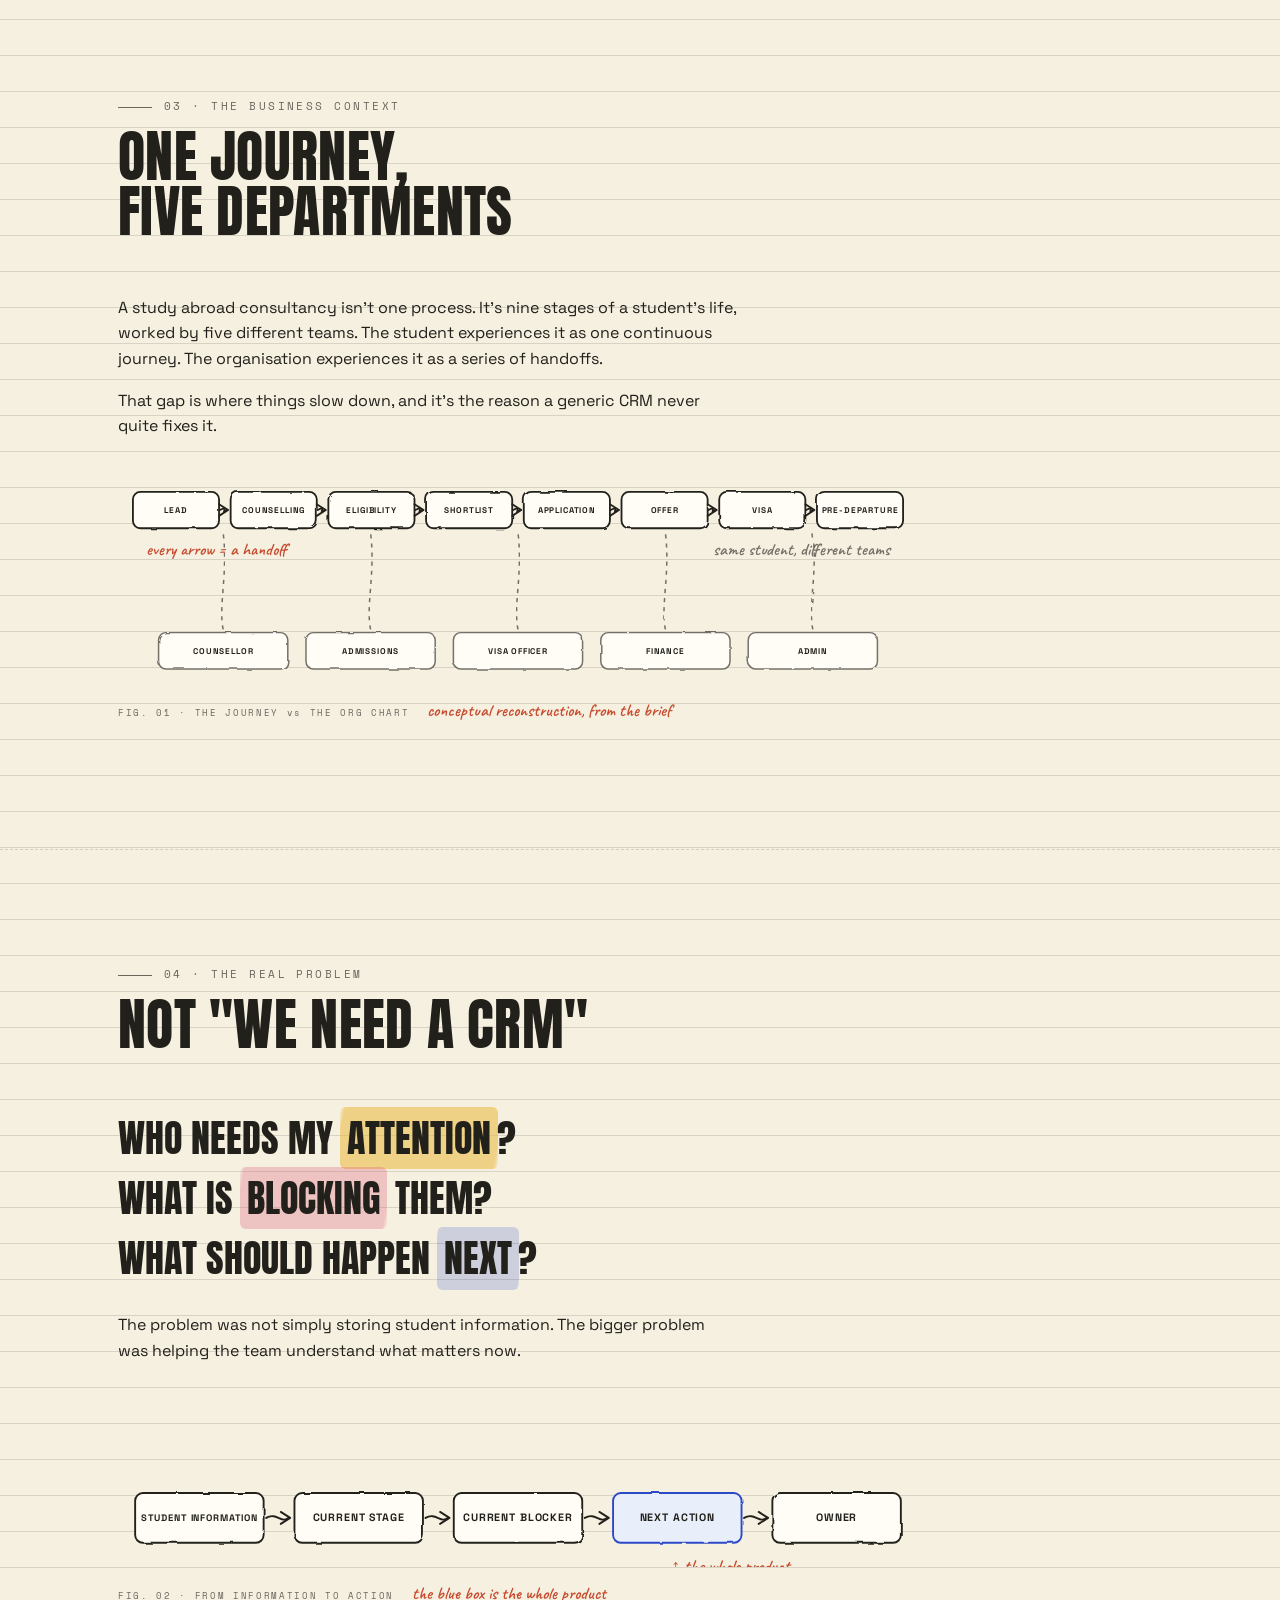
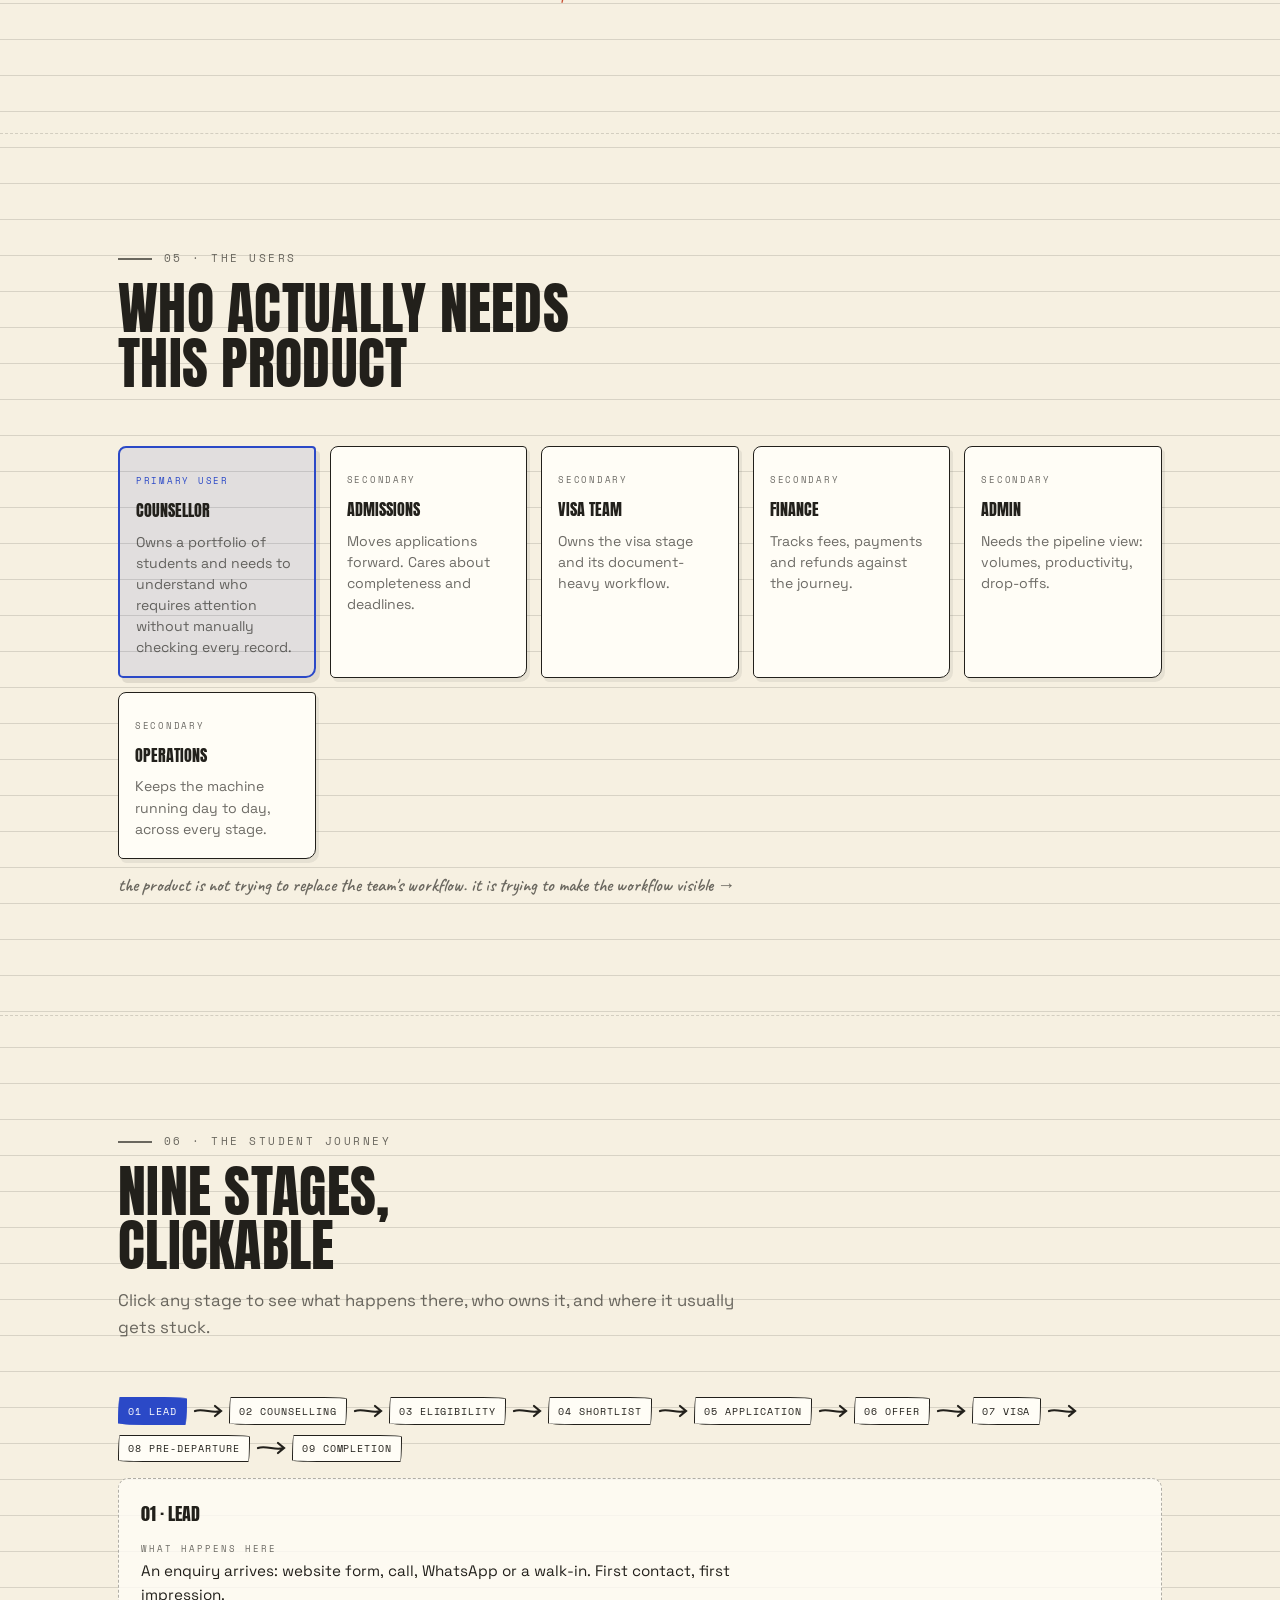
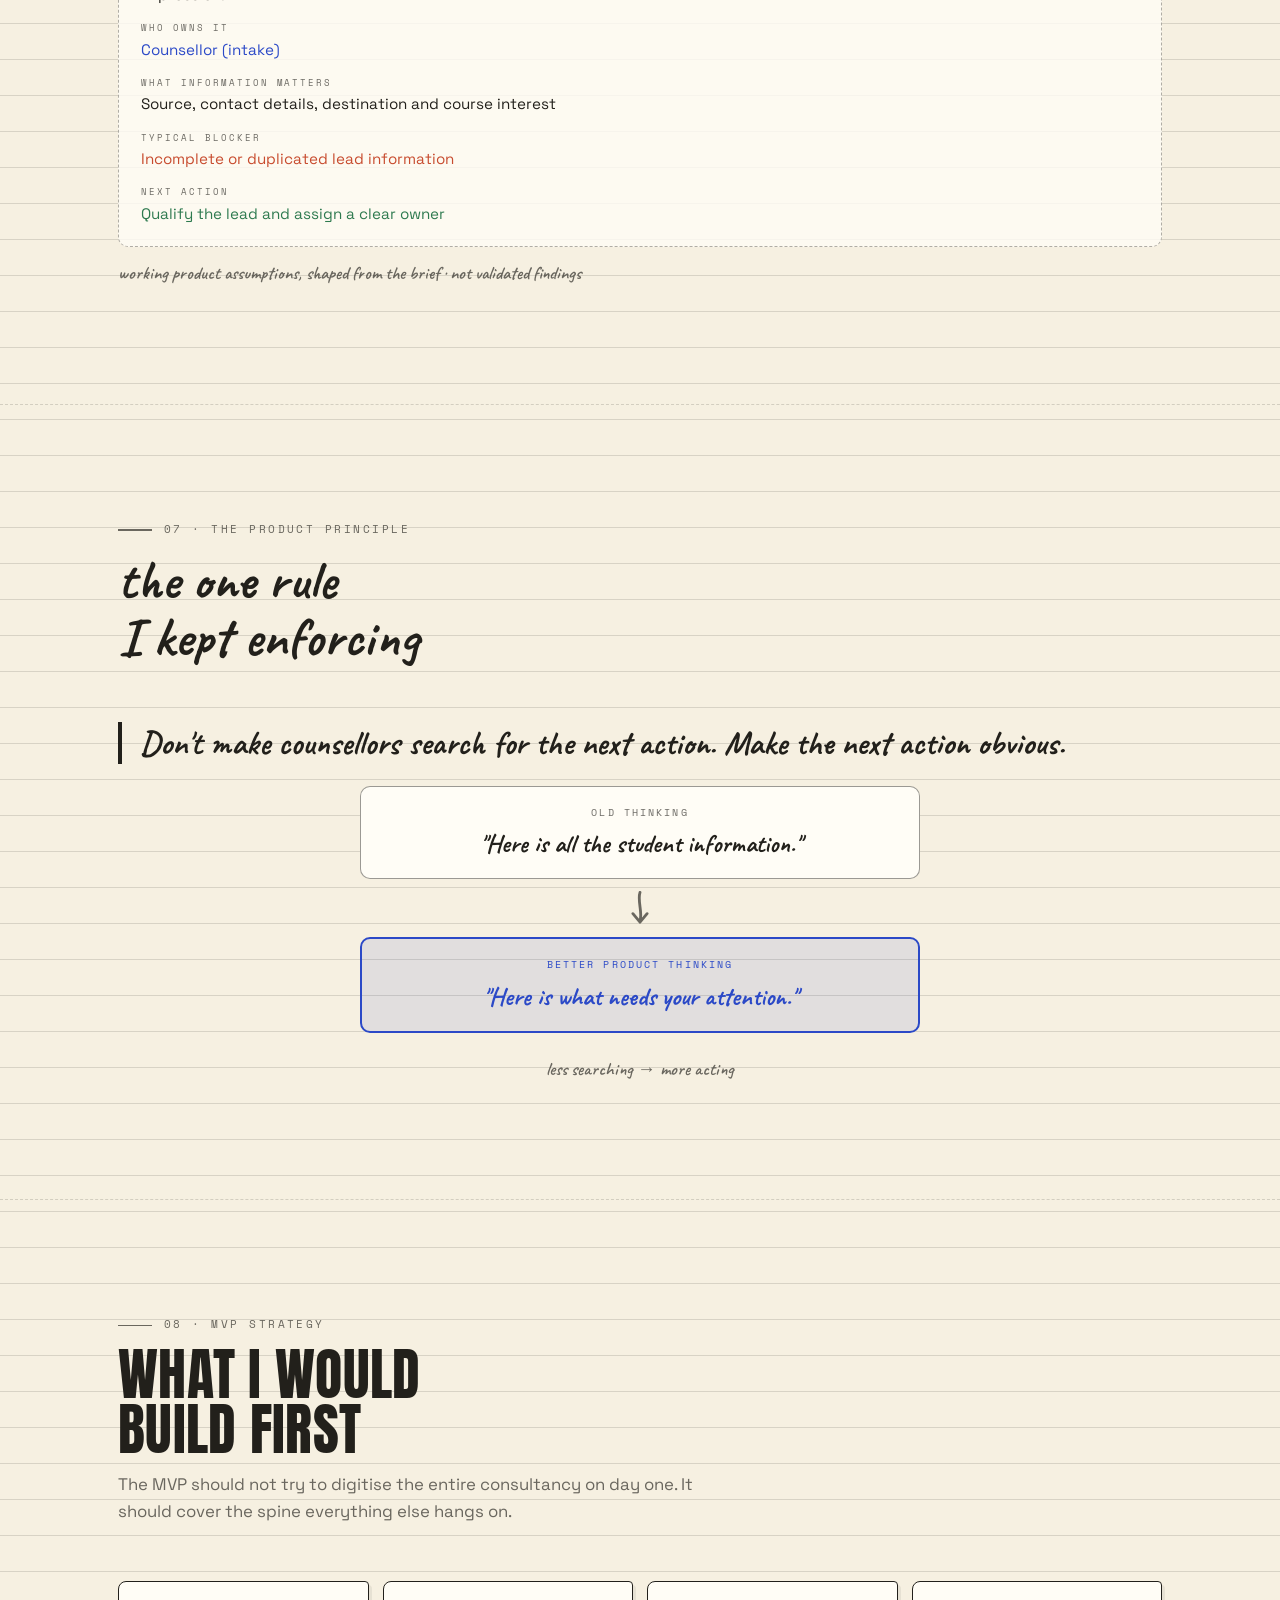
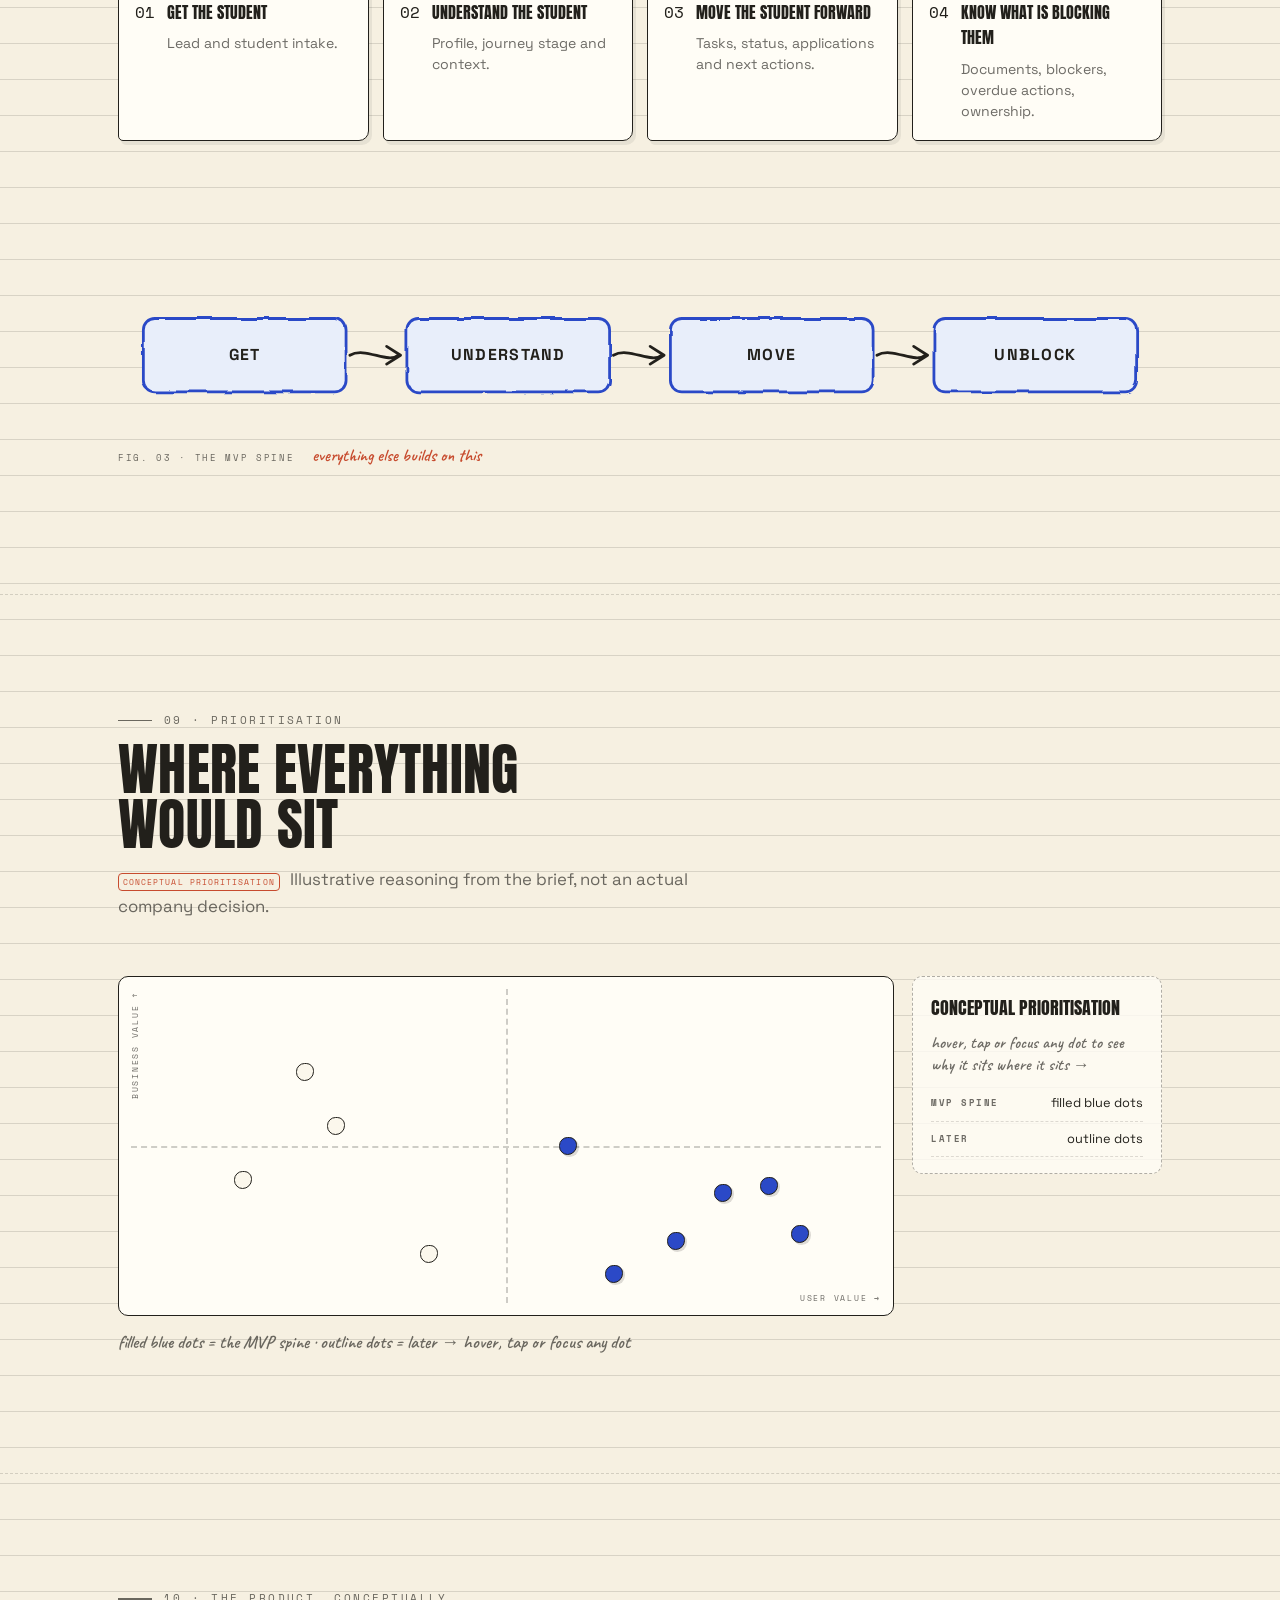
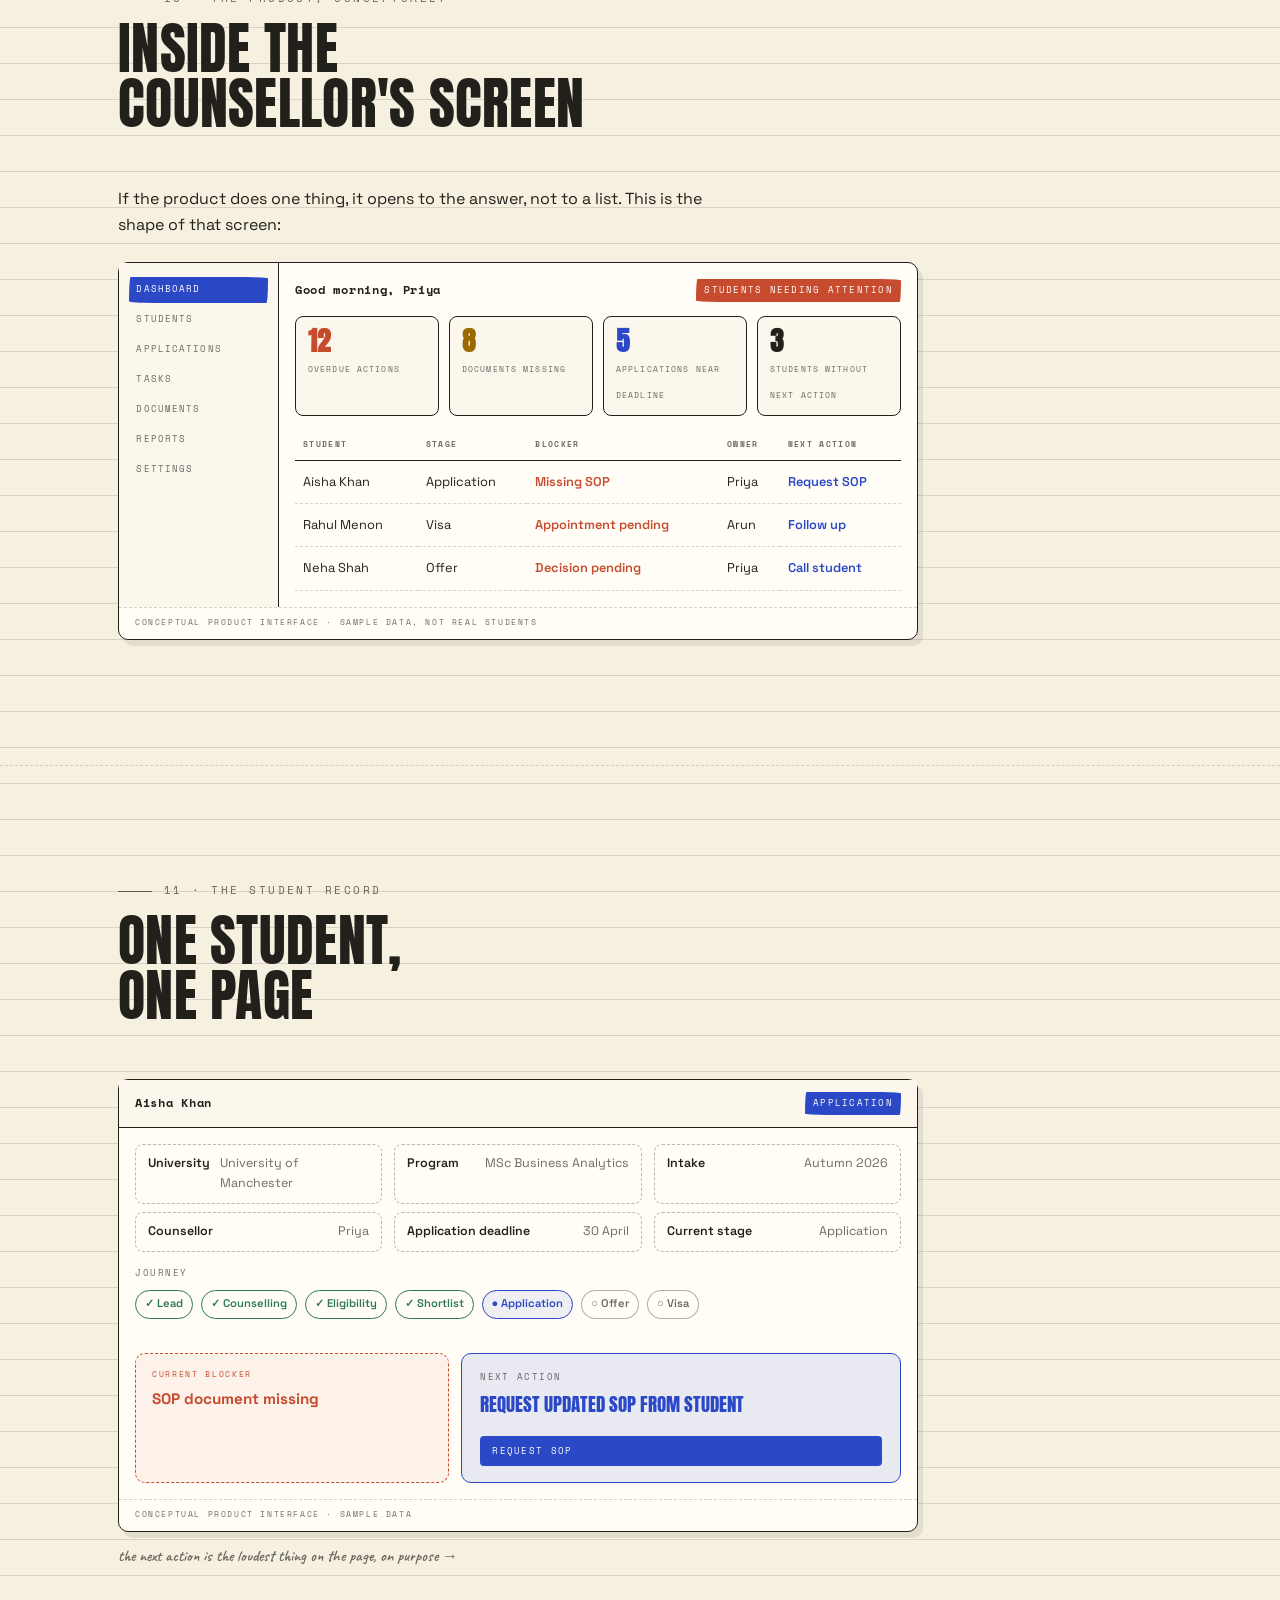
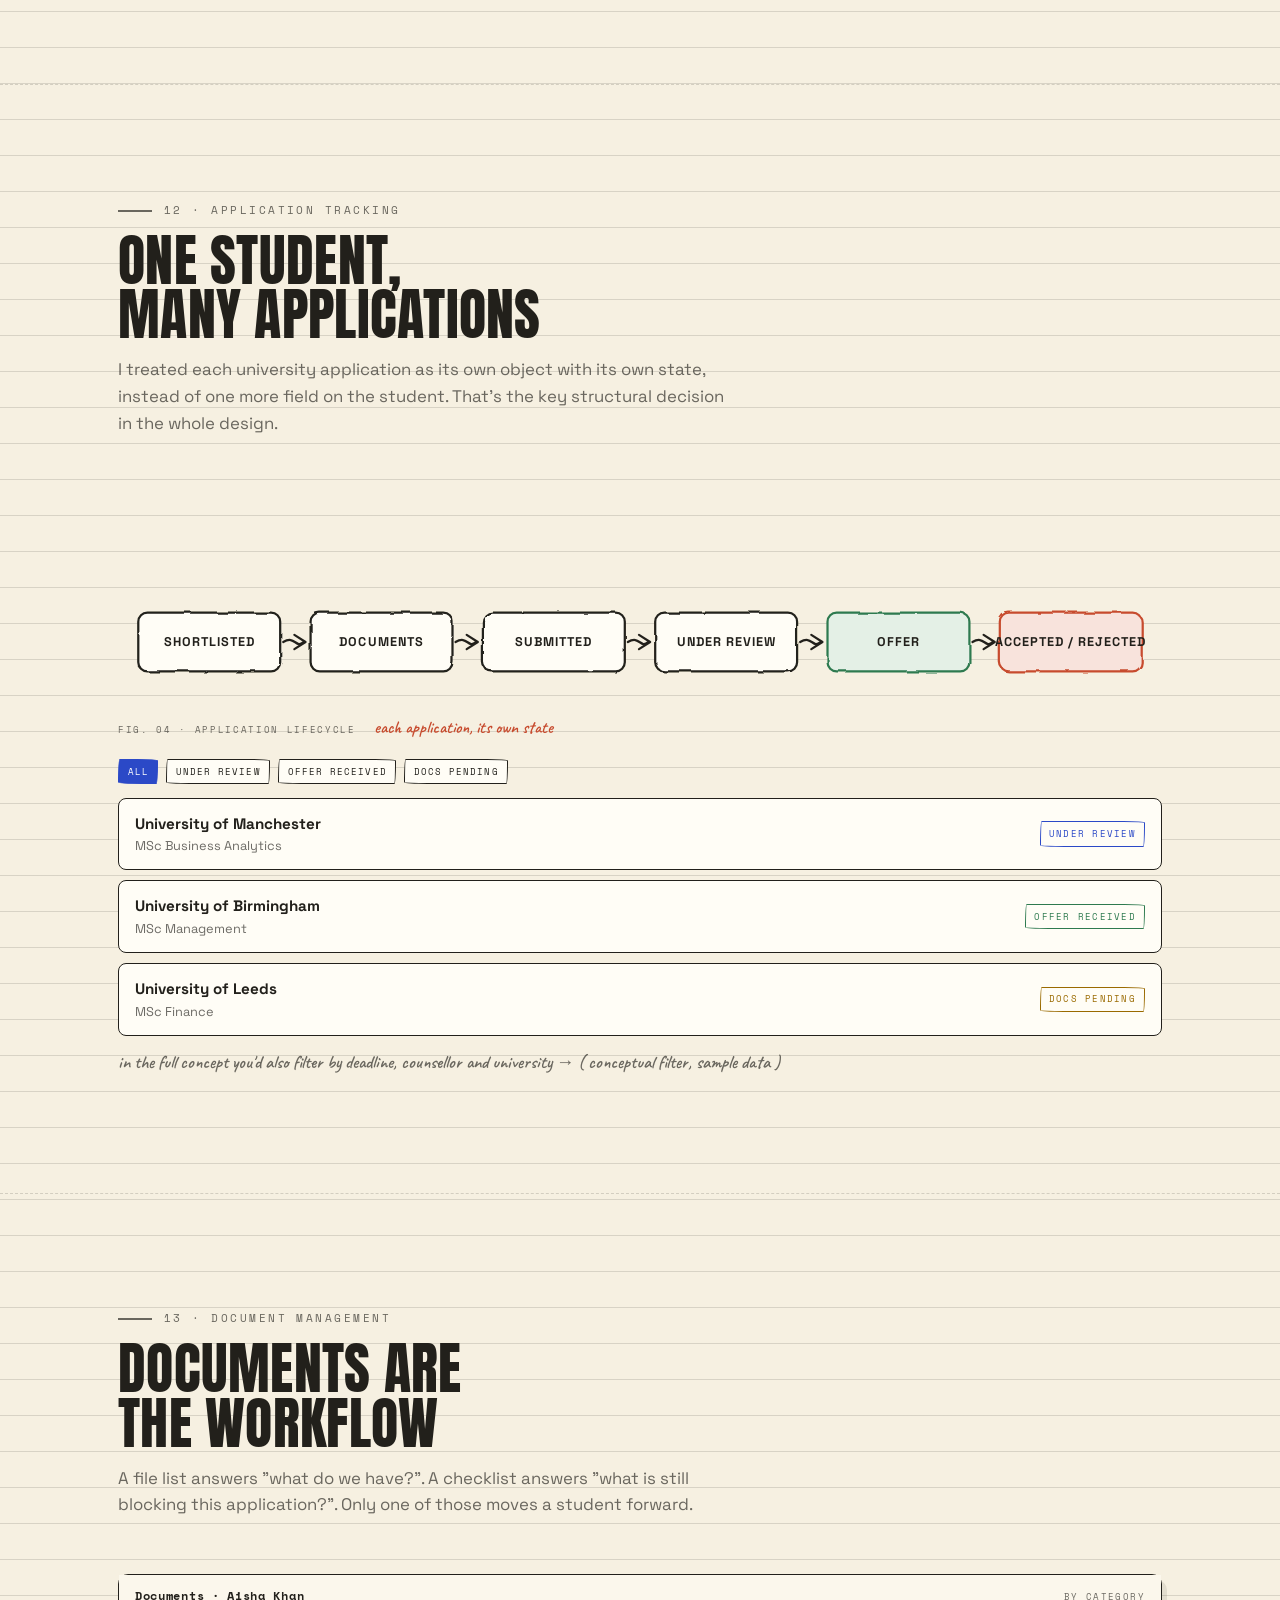
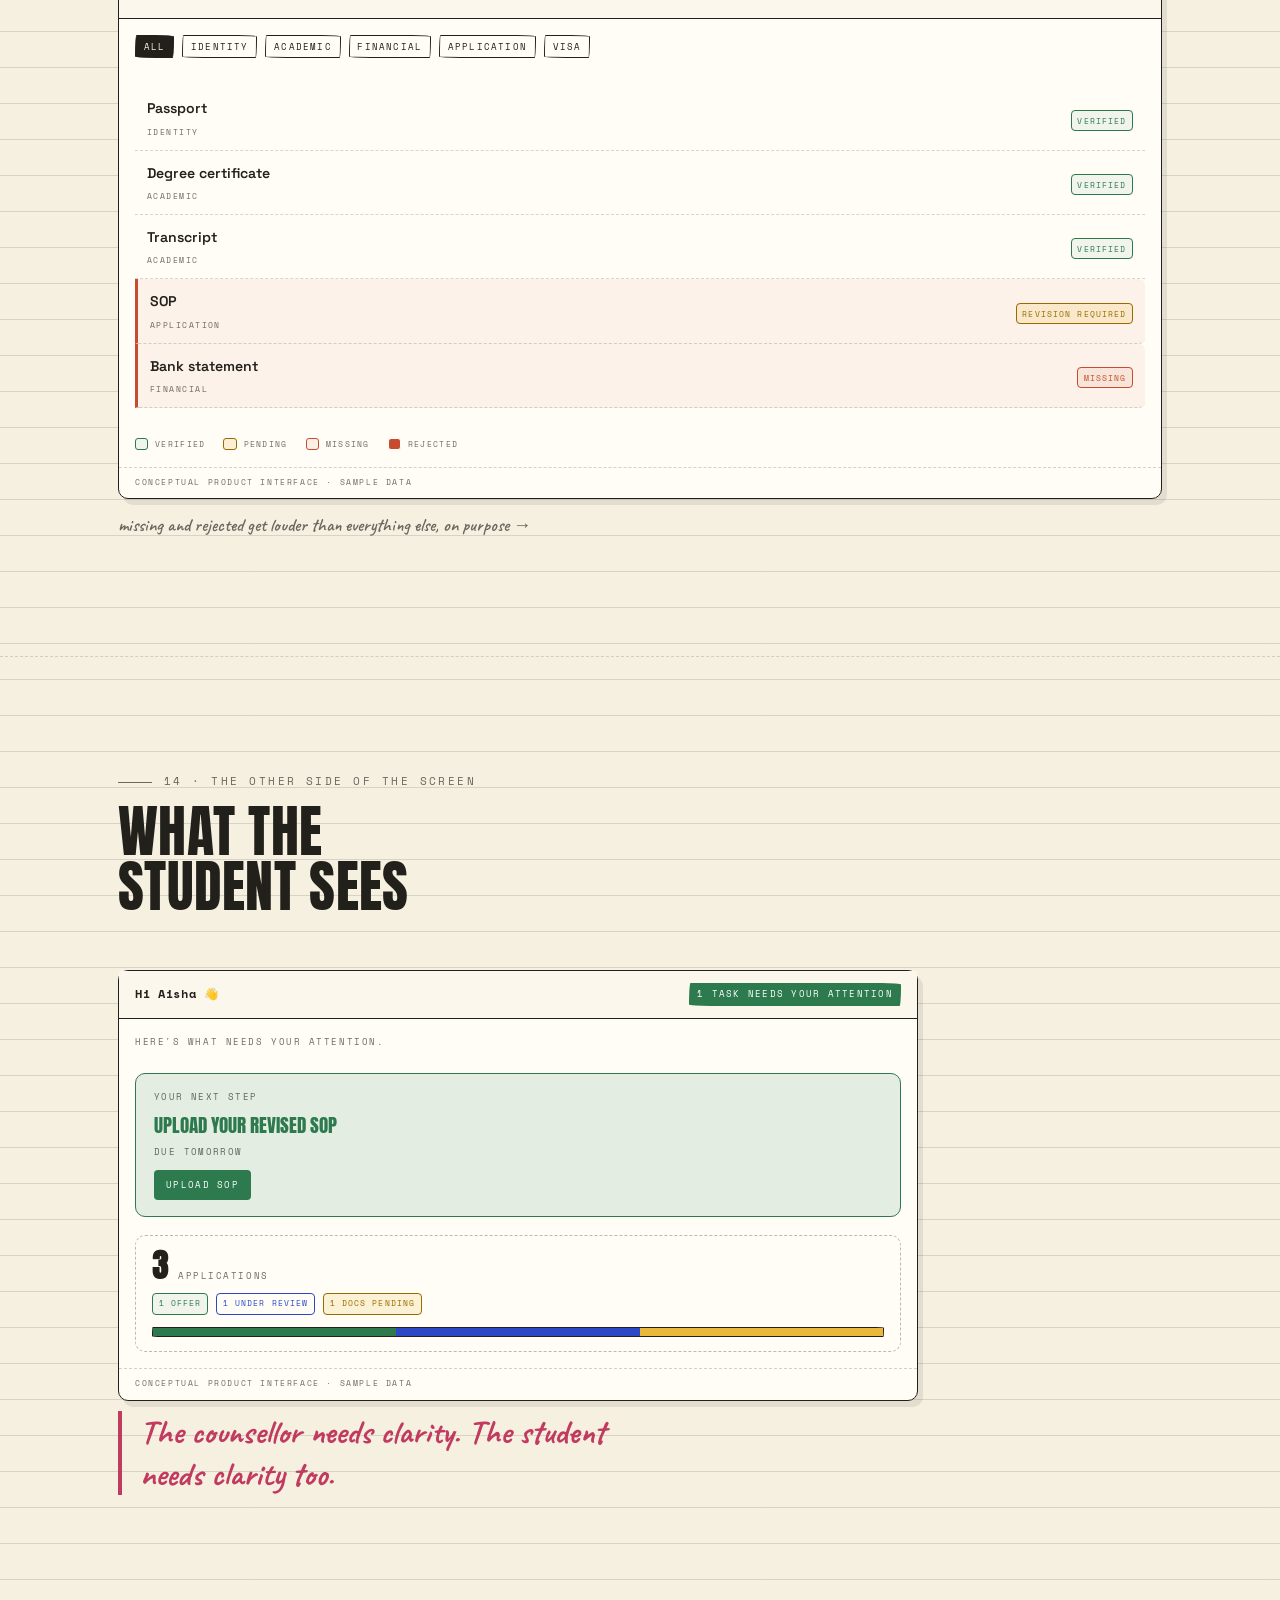
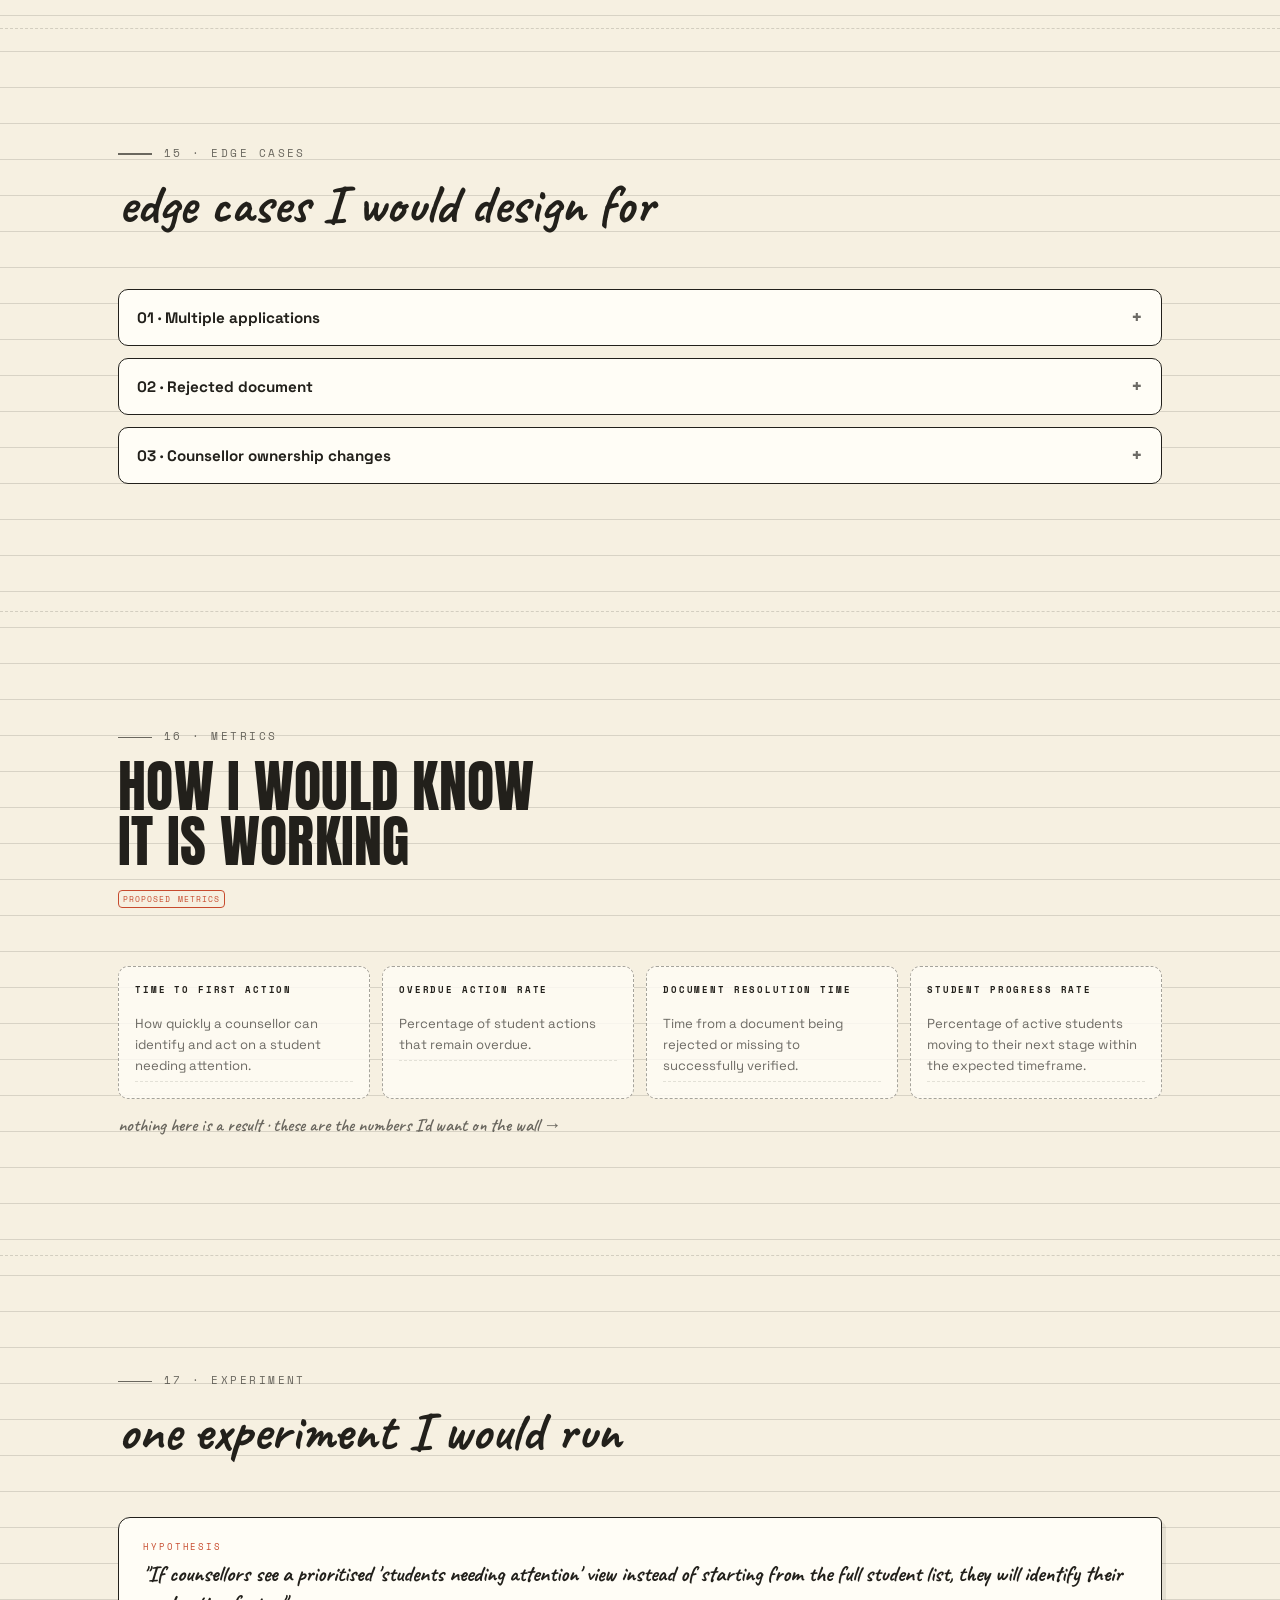
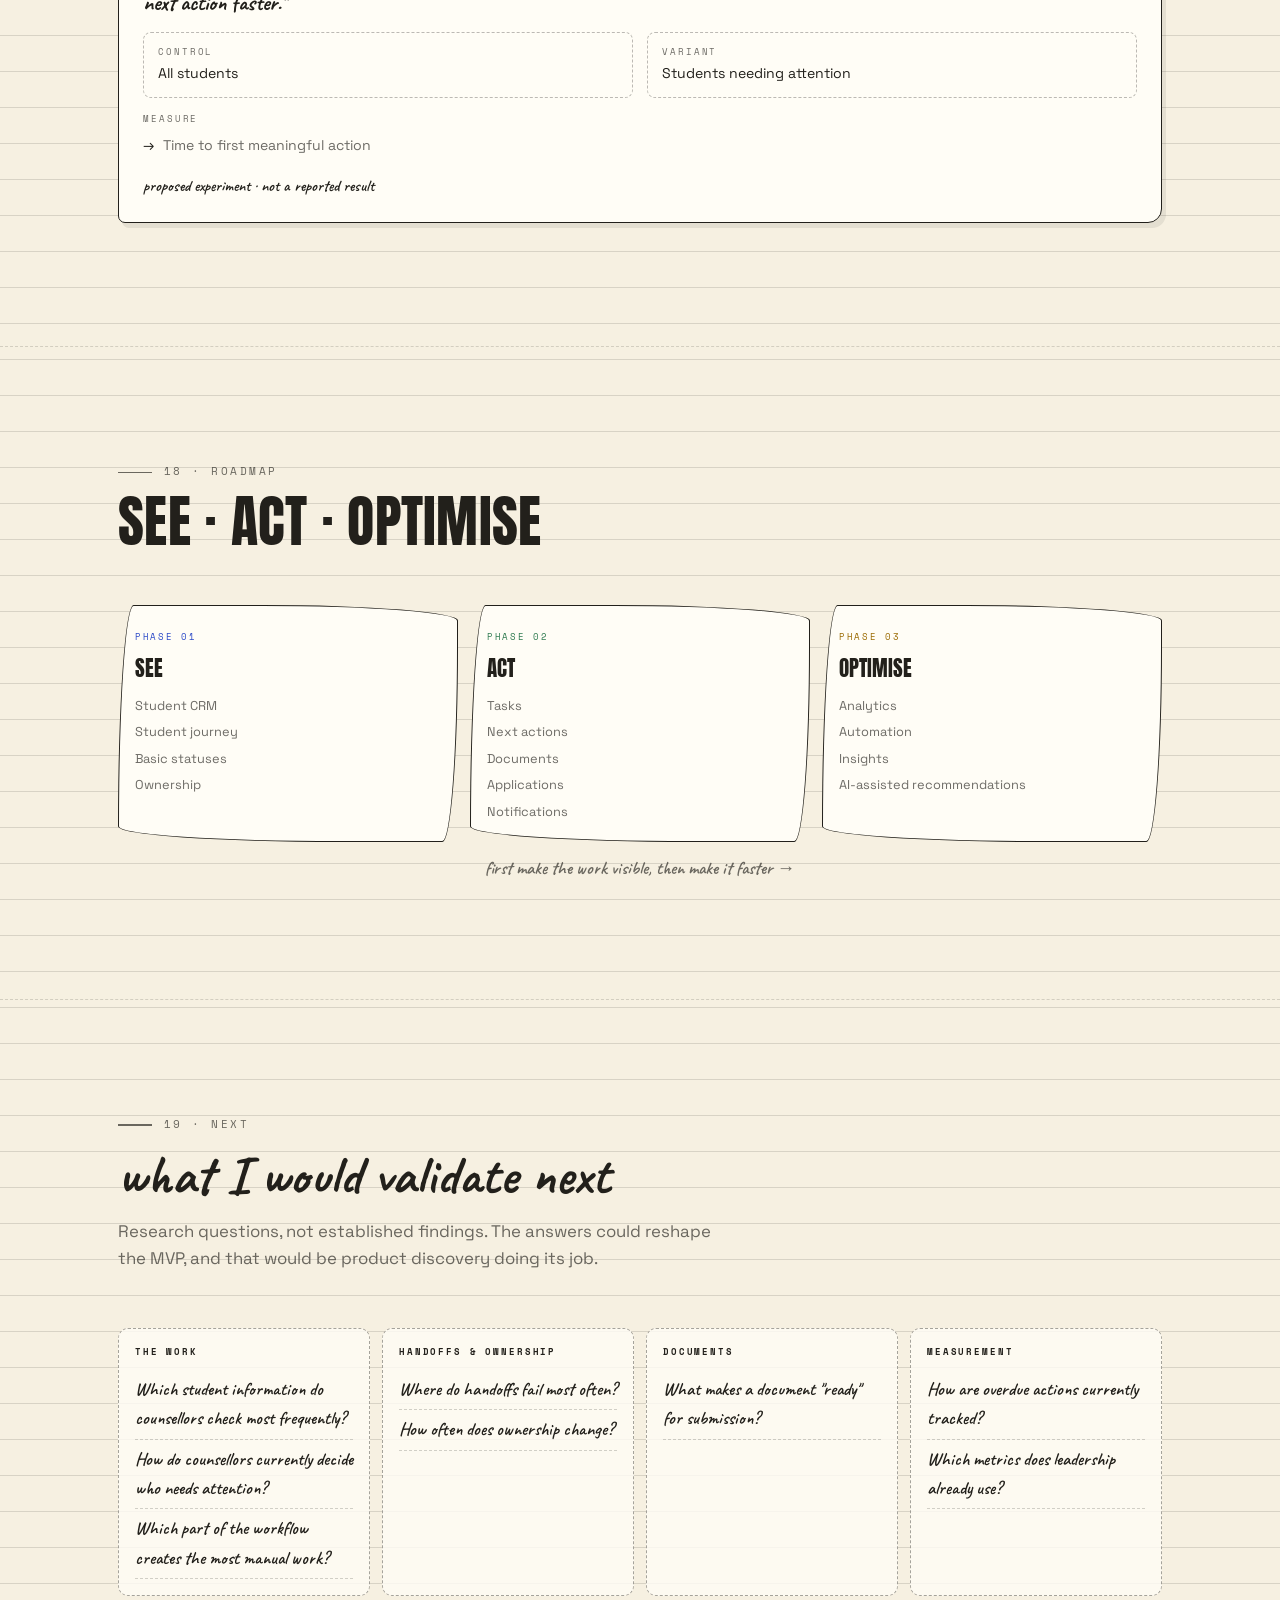
<file: away/index.html>
<!DOCTYPE html>
<html lang="en">
<head>
<meta charset="UTF-8"/>
<meta name="viewport" content="width=device-width, initial-scale=1"/>
<title>A-WAY Consultancy · Product Management Case Study · Malavika</title>
<meta name="description" content="A-WAY Consultancy: an Associate Product Manager case study. Turning a study abroad consultancy brief into a product built around one question: who needs my attention right now?"/>
<meta name="theme-color" content="#F6F0E1"/>

<!-- Same font stack as the portfolio -->
<link rel="preconnect" href="https://fonts.googleapis.com">
<link rel="preconnect" href="https://fonts.gstatic.com" crossorigin>
<link href="https://fonts.googleapis.com/css2?family=Anton&family=Caveat:wght@500;600;700&family=Space+Grotesk:wght@400;500;600;700&family=Space+Mono:wght@400;700&display=swap" rel="stylesheet">

<link rel="stylesheet" href="away.css">
<script>document.documentElement.classList.add('js')</script>
</head>
<body>

<!-- shared SVG defs: same sketchy filters + hand-drawn icons as the portfolio -->
<svg width="0" height="0" style="position:absolute" aria-hidden="true" focusable="false">
  <defs>
    <filter id="rough" x="-8%" y="-8%" width="116%" height="116%">
      <feTurbulence type="fractalNoise" baseFrequency="0.04" numOctaves="3" seed="4" result="n"/>
      <feDisplacementMap in="SourceGraphic" in2="n" scale="3.2"/>
    </filter>
    <filter id="rough2" x="-10%" y="-10%" width="120%" height="120%">
      <feTurbulence type="fractalNoise" baseFrequency="0.018" numOctaves="2" seed="11" result="n"/>
      <feDisplacementMap in="SourceGraphic" in2="n" scale="5"/>
    </filter>
    <symbol id="i-arr" viewBox="0 0 24 14"><path d="M1 7 C 7 5 15 9 21 7 M16 2 l6 5 -6 5" fill="none" stroke="currentColor" stroke-width="2" stroke-linecap="round" stroke-linejoin="round"/></symbol>
    <symbol id="i-dn" viewBox="0 0 14 24"><path d="M7 1 C 5 7 9 15 7 21 M2 16 l5 6 5 -6" fill="none" stroke="currentColor" stroke-width="2" stroke-linecap="round" stroke-linejoin="round"/></symbol>
    <symbol id="i-up" viewBox="0 0 14 24"><path d="M7 23 C 5 17 9 9 7 3 M2 8 l5 -6 5 6" fill="none" stroke="currentColor" stroke-width="2" stroke-linecap="round" stroke-linejoin="round"/></symbol>
  </defs>
</svg>

<div class="binder-holes" aria-hidden="true"><span></span><span></span><span></span></div>
<a class="skip" href="#main">skip to content</a>

<!-- ============ STICKY CASE STUDY BAR ============ -->
<!-- BACK link: default target is the portfolio one level up (../index.html).
     The JS makes it smarter: if the visitor actually arrived from the
     portfolio, it uses history.back() so scroll position is preserved.
     If your portfolio lives somewhere else, just change this href. -->
<header class="aw-bar" id="awBar">
  <span class="aw-bar__tape aw-bar__tape--l" aria-hidden="true"></span>
  <span class="aw-bar__tape aw-bar__tape--r" aria-hidden="true"></span>
  <a class="aw-bar__back" id="backLink" href="../index.html">
    <svg class="ic" aria-hidden="true"><use href="#i-arr"/></svg> BACK TO PORTFOLIO
  </a>
  <span class="aw-bar__brand">A-WAY</span>
  <span class="aw-bar__pos mono">01 / 01</span>
</header>

<main id="main">

  <!-- ============ 01 · HERO ============ -->
  <section class="aw-hero" id="top">
    <div class="wrap">
      <p class="kicker reveal">01 · PRODUCT MANAGEMENT CASE STUDY</p>
      <div class="aw-titlezone reveal" style="--d:.06s">
        <h1 class="aw-title">A-WAY Consultancy</h1>
        <div class="aw-stickies" aria-hidden="true">
          <div class="sticky sticky--y hz-1" style="--r:3deg">STRATEGY<span class="sticky__tip">the thinking</span></div>
          <div class="sticky sticky--b hz-2" style="--r:-4deg">CRM<span class="sticky__tip">the shape</span></div>
          <div class="sticky sticky--g hz-3" style="--r:4deg">WORKFLOW<span class="sticky__tip">the heart of it</span></div>
        </div>
      </div>
      <p class="aw-sub hand reveal" style="--d:.12s">Turning a study abroad brief into a real product</p>
      <p class="aw-desc reveal" style="--d:.18s">I took a broad study abroad consultancy brief and worked backwards from the real problem: helping counsellors know which students need attention, what is blocking them, and what should happen next.</p>

      <div class="aw-q reveal" style="--d:.24s">
        <p class="aw-q__k hand">question I kept coming back to:</p>
        <p class="aw-q__v hand">who needs my attention right now?</p>
        <svg class="squiggle animsvg" viewBox="0 0 320 22" aria-hidden="true"><path pathLength="1" d="M6 12 C 60 3, 120 20, 180 10 S 290 6, 314 12"/></svg>
      </div>

      <dl class="aw-meta reveal" style="--d:.3s">
        <div class="aw-meta__i"><dt>ROLE</dt><dd>Associate Product Manager</dd></div>
        <div class="aw-meta__i"><dt>FOCUS</dt><dd>Product Strategy · CRM · Workflow</dd></div>
        <div class="aw-meta__i"><dt>DOMAIN</dt><dd>Study Abroad / EdTech</dd></div>
        <div class="aw-meta__i"><dt>STATUS</dt><dd>Concept / Product Definition</dd></div>
      </dl>

      <div class="aw-heronotes reveal" style="--d:.36s">
        <span class="stamp">CONCEPT · NOT SHIPPED</span>
        <span class="aw-briefnote hand">based on a supplied product brief →</span>
      </div>
    </div>
    <a class="hero__scroll mono" href="#quick">KEEP READING<svg class="ic ic--dn" aria-hidden="true"><use href="#i-dn"/></svg></a>
  </section>

  <!-- ============ 02 · THE QUICK READ ============ -->
  <section class="sec" id="quick">
    <div class="wrap">
      <header class="sec-head reveal">
        <p class="kicker">02 · THE QUICK READ</p>
        <h2 class="sec-title">the whole thing,<br/>four cards</h2>
      </header>
      <div class="cs-cards cs-cards--4 reveal">
        <div class="cs-card"><h4>Problem</h4><p>Counsellors manage students across multiple stages, documents, applications and follow-ups, but the workflow can become fragmented.</p></div>
        <div class="cs-card a-pink"><h4>User</h4><p>Counsellors and operations teams who need a clear view of student progress and next actions.</p></div>
        <div class="cs-card a-green"><h4>Product opportunity</h4><p>Create one operational view that turns student progress into clear next actions.</p></div>
        <div class="cs-card a-blue"><h4>Product principle</h4><p>Don't make counsellors search for the next action. Make the next action obvious.</p></div>
      </div>
    </div>
  </section>

  <!-- ============ 03 · BUSINESS CONTEXT ============ -->
  <section class="sec sec--grid" id="context">
    <div class="wrap">
      <header class="sec-head reveal">
        <p class="kicker">03 · THE BUSINESS CONTEXT</p>
        <h2 class="sec-title">one journey,<br/>five departments</h2>
      </header>
      <div class="cs-sec reveal">
        <p>A study abroad consultancy isn't one process. It's nine stages of a student's life, worked by five different teams. The student experiences it as one continuous journey. The organisation experiences it as a series of handoffs.</p>
        <p>That gap is where things slow down, and it's the reason a generic CRM never quite fixes it.</p>
        <figure class="diagram">
          <div class="figbox" data-fig="journeyDepts"></div>
          <figcaption class="fig"><span>FIG. 01 · THE JOURNEY vs THE ORG CHART</span><em>conceptual reconstruction, from the brief</em></figcaption>
        </figure>
      </div>
    </div>
  </section>

  <!-- ============ 04 · THE REAL PROBLEM ============ -->
  <section class="sec" id="problem">
    <div class="wrap">
      <header class="sec-head reveal">
        <p class="kicker">04 · THE REAL PROBLEM</p>
        <h2 class="sec-title">not "we need a CRM"</h2>
      </header>
      <div class="cs-sec reveal">
        <ol class="aw-qs">
          <li class="reveal">WHO NEEDS MY <span class="hl hl-y">ATTENTION</span>?</li>
          <li class="reveal" style="--d:.08s">WHAT IS <span class="hl hl-p">BLOCKING</span> THEM?</li>
          <li class="reveal" style="--d:.16s">WHAT SHOULD HAPPEN <span class="hl hl-b">NEXT</span>?</li>
        </ol>
        <p>The problem was not simply storing student information. The bigger problem was helping the team understand what matters now.</p>
        <figure class="diagram">
          <div class="figbox" data-fig="infoFlow"></div>
          <figcaption class="fig"><span>FIG. 02 · FROM INFORMATION TO ACTION</span><em>the blue box is the whole product</em></figcaption>
        </figure>
      </div>
    </div>
  </section>

  <!-- ============ 05 · WHO NEEDS THIS ============ -->
  <section class="sec sec--grid" id="users">
    <div class="wrap">
      <header class="sec-head reveal">
        <p class="kicker">05 · THE USERS</p>
        <h2 class="sec-title">who actually needs<br/>this product</h2>
      </header>
      <div class="reveal">
        <div class="cs-roles">
          <div class="cs-card cs-role cs-role--primary a-blue">
            <span class="cs-role__tag">PRIMARY USER</span>
            <h4>Counsellor</h4>
            <p>Owns a portfolio of students and needs to understand who requires attention without manually checking every record.</p>
          </div>
          <div class="cs-card"><span class="cs-role__tag">SECONDARY</span><h4>Admissions</h4><p>Moves applications forward. Cares about completeness and deadlines.</p></div>
          <div class="cs-card"><span class="cs-role__tag">SECONDARY</span><h4>Visa Team</h4><p>Owns the visa stage and its document-heavy workflow.</p></div>
          <div class="cs-card"><span class="cs-role__tag">SECONDARY</span><h4>Finance</h4><p>Tracks fees, payments and refunds against the journey.</p></div>
          <div class="cs-card"><span class="cs-role__tag">SECONDARY</span><h4>Admin</h4><p>Needs the pipeline view: volumes, productivity, drop-offs.</p></div>
          <div class="cs-card"><span class="cs-role__tag">SECONDARY</span><h4>Operations</h4><p>Keeps the machine running day to day, across every stage.</p></div>
        </div>
        <p class="cs-note hand">the product is not trying to replace the team's workflow. it is trying to make the workflow visible →</p>
      </div>
    </div>
  </section>

  <!-- ============ 06 · STUDENT JOURNEY (interactive) ============ -->
  <section class="sec" id="journey">
    <div class="wrap">
      <header class="sec-head reveal">
        <p class="kicker">06 · THE STUDENT JOURNEY</p>
        <h2 class="sec-title">nine stages,<br/>clickable</h2>
        <p class="sec-sub">Click any stage to see what happens there, who owns it, and where it usually gets stuck.</p>
      </header>
      <div class="reveal">
        <div class="aw-journey" id="awJourney" role="tablist" aria-label="Student journey stages"></div>
        <div class="aw-jpanel" id="awJpanel" role="tabpanel" aria-live="polite"></div>
        <p class="cs-note hand">working product assumptions, shaped from the brief · not validated findings</p>
      </div>
    </div>
  </section>

  <!-- ============ 07 · PRODUCT PRINCIPLE ============ -->
  <section class="sec sec--grid" id="principle">
    <div class="wrap">
      <header class="sec-head reveal">
        <p class="kicker">07 · THE PRODUCT PRINCIPLE</p>
        <h2 class="hand-title">the one rule<br/>I kept enforcing</h2>
      </header>
      <div class="reveal">
        <blockquote class="cs-quote">Don't make counsellors search for the next action. Make the next action obvious.</blockquote>
        <div class="prin">
          <div class="prin__col">
            <p class="prin__k">OLD THINKING</p>
            <p class="prin__txt">"Here is all the student information."</p>
          </div>
          <svg class="prin__arr" viewBox="0 0 14 24" aria-hidden="true"><path d="M7 1 C 5 7 9 15 7 21 M2 16 l5 6 5 -6" fill="none" stroke="currentColor" stroke-width="2" stroke-linecap="round" stroke-linejoin="round"/></svg>
          <div class="prin__col prin__col--after a-blue">
            <p class="prin__k">BETTER PRODUCT THINKING</p>
            <p class="prin__txt">"Here is what needs your attention."</p>
          </div>
        </div>
        <p class="cs-note hand" style="text-align:center">less searching → more acting</p>
      </div>
    </div>
  </section>

  <!-- ============ 08 · MVP STRATEGY ============ -->
  <section class="sec" id="mvp">
    <div class="wrap">
      <header class="sec-head reveal">
        <p class="kicker">08 · MVP STRATEGY</p>
        <h2 class="sec-title">what I would<br/>build first</h2>
        <p class="sec-sub">The MVP should not try to digitise the entire consultancy on day one. It should cover the spine everything else hangs on.</p>
      </header>
      <div class="cs-cards cs-cards--mvp reveal">
        <div class="cs-card"><span class="cs-card__n mono">01</span><div><h4>Get the student</h4><p>Lead and student intake.</p></div></div>
        <div class="cs-card"><span class="cs-card__n mono">02</span><div><h4>Understand the student</h4><p>Profile, journey stage and context.</p></div></div>
        <div class="cs-card"><span class="cs-card__n mono">03</span><div><h4>Move the student forward</h4><p>Tasks, status, applications and next actions.</p></div></div>
        <div class="cs-card"><span class="cs-card__n mono">04</span><div><h4>Know what is blocking them</h4><p>Documents, blockers, overdue actions, ownership.</p></div></div>
      </div>
      <figure class="diagram reveal">
        <div class="figbox" data-fig="mvpChain"></div>
        <figcaption class="fig"><span>FIG. 03 · THE MVP SPINE</span><em>everything else builds on this</em></figcaption>
      </figure>
    </div>
  </section>

  <!-- ============ 09 · PRIORITISATION (interactive) ============ -->
  <section class="sec sec--grid" id="matrix">
    <div class="wrap">
      <header class="sec-head reveal">
        <p class="kicker">09 · PRIORITISATION</p>
        <h2 class="sec-title">where everything<br/>would sit</h2>
        <p class="sec-sub"><span class="mg__tag" style="margin-right:10px">CONCEPTUAL PRIORITISATION</span>Illustrative reasoning from the brief, not an actual company decision.</p>
      </header>
      <div class="aw-mxwrap reveal">
        <div class="aw-mx" id="awMx">
          <span class="aw-mx__yl mono" aria-hidden="true">BUSINESS VALUE ↑</span>
          <span class="aw-mx__xl mono" aria-hidden="true">USER VALUE →</span>
        </div>
        <aside class="aw-mxpanel" id="awMxPanel" aria-live="polite"></aside>
      </div>
      <p class="cs-note hand">filled blue dots = the MVP spine · outline dots = later → hover, tap or focus any dot</p>
    </div>
  </section>

  <!-- ============ 10 · THE COUNSELLOR'S SCREEN ============ -->
  <section class="sec" id="crm">
    <div class="wrap">
      <header class="sec-head reveal">
        <p class="kicker">10 · THE PRODUCT, CONCEPTUALLY</p>
        <h2 class="sec-title">inside the<br/>counsellor's screen</h2>
      </header>
      <div class="cs-sec reveal">
        <p>If the product does one thing, it opens to the answer, not to a list. This is the shape of that screen:</p>
        <div class="aw-crm">
          <div class="aw-crm__side" aria-label="Sidebar navigation (conceptual)">
            <span class="on">DASHBOARD</span><span>STUDENTS</span><span>APPLICATIONS</span><span>TASKS</span><span>DOCUMENTS</span><span>REPORTS</span><span>SETTINGS</span>
          </div>
          <div class="aw-crm__main">
            <div class="aw-crm__head">
              <span class="mock__g">Good morning, Priya</span>
              <span class="mock__pill">STUDENTS NEEDING ATTENTION</span>
            </div>
            <div class="aw-stats">
              <div class="aw-stat"><b style="color:var(--red)">12</b><span>OVERDUE ACTIONS</span></div>
              <div class="aw-stat"><b style="color:var(--amber)">8</b><span>DOCUMENTS MISSING</span></div>
              <div class="aw-stat"><b style="color:var(--blue)">5</b><span>APPLICATIONS NEAR DEADLINE</span></div>
              <div class="aw-stat"><b>3</b><span>STUDENTS WITHOUT NEXT ACTION</span></div>
            </div>
            <div class="aw-twrap">
              <table class="aw-table">
                <thead><tr><th>STUDENT</th><th>STAGE</th><th>BLOCKER</th><th>OWNER</th><th>NEXT ACTION</th></tr></thead>
                <tbody>
                  <tr><td>Aisha Khan</td><td>Application</td><td class="aw-td-red">Missing SOP</td><td>Priya</td><td class="aw-td-blue">Request SOP</td></tr>
                  <tr><td>Rahul Menon</td><td>Visa</td><td class="aw-td-red">Appointment pending</td><td>Arun</td><td class="aw-td-blue">Follow up</td></tr>
                  <tr><td>Neha Shah</td><td>Offer</td><td class="aw-td-red">Decision pending</td><td>Priya</td><td class="aw-td-blue">Call student</td></tr>
                </tbody>
              </table>
            </div>
          </div>
          <span class="mock__label">CONCEPTUAL PRODUCT INTERFACE · SAMPLE DATA, NOT REAL STUDENTS</span>
        </div>
      </div>
    </div>
  </section>

  <!-- ============ 11 · ONE STUDENT, ONE PAGE ============ -->
  <section class="sec" id="student">
    <div class="wrap">
      <header class="sec-head reveal">
        <p class="kicker">11 · THE STUDENT RECORD</p>
        <h2 class="sec-title">one student,<br/>one page</h2>
      </header>
      <div class="cs-sec reveal">
        <div class="mock a-blue">
          <div class="mock__bar"><span class="mock__g">Aisha Khan</span><span class="aw-status mono">APPLICATION</span></div>
          <div class="mock__body mock__body--col">
            <div class="aw-info">
              <div class="mock__row"><b>University</b><span>University of Manchester</span></div>
              <div class="mock__row"><b>Program</b><span>MSc Business Analytics</span></div>
              <div class="mock__row"><b>Intake</b><span>Autumn 2026</span></div>
              <div class="mock__row"><b>Counsellor</b><span>Priya</span></div>
              <div class="mock__row"><b>Application deadline</b><span>30 April</span></div>
              <div class="mock__row"><b>Current stage</b><span>Application</span></div>
            </div>
            <div>
              <p class="mock__k">JOURNEY</p>
              <div class="sjourney">
                <span class="sj sj--done">✓ Lead</span><span class="sj sj--done">✓ Counselling</span><span class="sj sj--done">✓ Eligibility</span><span class="sj sj--done">✓ Shortlist</span><span class="sj sj--cur">● Application</span><span class="sj">○ Offer</span><span class="sj">○ Visa</span>
              </div>
            </div>
            <div class="aw-duo">
              <div class="aw-blocker">
                <p class="aw-duo__k mono">CURRENT BLOCKER</p>
                <p class="aw-duo__v">SOP document missing</p>
              </div>
              <div class="snext">
                <p class="mono">NEXT ACTION</p>
                <h5>Request updated SOP from student</h5>
                <span class="btn-st">REQUEST SOP</span>
              </div>
            </div>
          </div>
          <span class="mock__label">CONCEPTUAL PRODUCT INTERFACE · SAMPLE DATA</span>
        </div>
        <p class="cs-note hand">the next action is the loudest thing on the page, on purpose →</p>
      </div>
    </div>
  </section>

  <!-- ============ 12 · APPLICATION TRACKING ============ -->
  <section class="sec sec--grid" id="apps">
    <div class="wrap">
      <header class="sec-head reveal">
        <p class="kicker">12 · APPLICATION TRACKING</p>
        <h2 class="sec-title">one student,<br/>many applications</h2>
        <p class="sec-sub">I treated each university application as its own object with its own state, instead of one more field on the student. That's the key structural decision in the whole design.</p>
      </header>
      <figure class="diagram reveal">
        <div class="figbox" data-fig="appStates"></div>
        <figcaption class="fig"><span>FIG. 04 · APPLICATION LIFECYCLE</span><em>each application, its own state</em></figcaption>
      </figure>
      <div class="reveal">
        <div class="aw-fchips" id="awFchips" role="group" aria-label="Filter applications by status"></div>
        <div class="apps" id="awApps"></div>
        <p class="cs-note hand">in the full concept you'd also filter by deadline, counsellor and university → ( conceptual filter, sample data )</p>
      </div>
    </div>
  </section>

  <!-- ============ 13 · DOCUMENT MANAGEMENT ============ -->
  <section class="sec" id="docs">
    <div class="wrap">
      <header class="sec-head reveal">
        <p class="kicker">13 · DOCUMENT MANAGEMENT</p>
        <h2 class="sec-title">documents are<br/>the workflow</h2>
        <p class="sec-sub">A file list answers "what do we have?". A checklist answers "what is still blocking this application?". Only one of those moves a student forward.</p>
      </header>
      <div class="reveal">
        <div class="mock">
          <div class="mock__bar"><span class="mock__g">Documents · Aisha Khan</span><span class="mono" style="font-size:.54rem;letter-spacing:.16em;color:var(--ink-soft)">BY CATEGORY</span></div>
          <div class="mock__body mock__body--col">
            <div class="aw-cats" id="awCats" role="group" aria-label="Filter documents by category"></div>
            <div id="awDocs"></div>
            <div class="aw-legend mono" aria-label="Status legend">
              <span><i class="aw-st aw-st--ok"></i>VERIFIED</span>
              <span><i class="aw-st aw-st--warn"></i>PENDING</span>
              <span><i class="aw-st aw-st--miss"></i>MISSING</span>
              <span><i class="aw-st aw-st--rej"></i>REJECTED</span>
            </div>
          </div>
          <span class="mock__label">CONCEPTUAL PRODUCT INTERFACE · SAMPLE DATA</span>
        </div>
        <p class="cs-note hand">missing and rejected get louder than everything else, on purpose →</p>
      </div>
    </div>
  </section>

  <!-- ============ 14 · THE STUDENT'S SCREEN ============ -->
  <section class="sec sec--grid" id="studentview">
    <div class="wrap">
      <header class="sec-head reveal">
        <p class="kicker">14 · THE OTHER SIDE OF THE SCREEN</p>
        <h2 class="sec-title">what the<br/>student sees</h2>
      </header>
      <div class="cs-sec reveal">
        <div class="mock a-green">
          <div class="mock__bar"><span class="mock__g">Hi Aisha 👋</span><span class="mock__pill" style="background:var(--green)">1 TASK NEEDS YOUR ATTENTION</span></div>
          <div class="mock__body mock__body--col">
            <p class="mock__k">HERE'S WHAT NEEDS YOUR ATTENTION.</p>
            <div class="snext">
              <p class="mono">YOUR NEXT STEP</p>
              <h5>Upload your revised SOP</h5>
              <p class="mono">DUE TOMORROW</p>
              <span class="btn-st">UPLOAD SOP</span>
            </div>
            <div class="aw-prog">
              <div class="aw-prog__n"><b>3</b><span>APPLICATIONS</span></div>
              <div class="aw-prog__chips mono">
                <span class="aw-st aw-st--ok">1 OFFER</span>
                <span class="aw-st aw-st--pend">1 UNDER REVIEW</span>
                <span class="aw-st aw-st--warn">1 DOCS PENDING</span>
              </div>
              <div class="aw-bar3" aria-hidden="true"><i style="background:var(--green)"></i><i style="background:var(--blue)"></i><i style="background:var(--yellow)"></i></div>
            </div>
          </div>
          <span class="mock__label">CONCEPTUAL PRODUCT INTERFACE · SAMPLE DATA</span>
        </div>
        <blockquote class="cs-quote cs-quote--pink">The counsellor needs clarity. The student needs clarity too.</blockquote>
      </div>
    </div>
  </section>

  <!-- ============ 15 · EDGE CASES ============ -->
  <section class="sec" id="edges">
    <div class="wrap">
      <header class="sec-head reveal">
        <p class="kicker">15 · EDGE CASES</p>
        <h2 class="hand-title">edge cases I would design for</h2>
      </header>
      <div class="reveal">
        <details class="req req--edge">
          <summary>01 · Multiple applications<span class="req__chev" aria-hidden="true">+</span></summary>
          <div class="req__body"><p class="req__k">SITUATION</p><p>One student can have multiple universities, each with a different status.</p>
          <p class="req__k">PRODUCT RESPONSE</p><p>Keep applications separate while keeping the student as the primary entity.</p></div>
        </details>
        <details class="req req--edge">
          <summary>02 · Rejected document<span class="req__chev" aria-hidden="true">+</span></summary>
          <div class="req__body"><p class="req__k">SITUATION</p><p>A document can be uploaded but still be unusable.</p>
          <p class="req__k">PRODUCT RESPONSE</p><p>Show the reason, owner and next action instead of simply showing "Rejected."</p></div>
        </details>
        <details class="req req--edge">
          <summary>03 · Counsellor ownership changes<span class="req__chev" aria-hidden="true">+</span></summary>
          <div class="req__body"><p class="req__k">SITUATION</p><p>A student may move between counsellors.</p>
          <p class="req__k">PRODUCT RESPONSE</p><p>Preserve history while making current ownership obvious.</p></div>
        </details>
      </div>
    </div>
  </section>

  <!-- ============ 16 · METRICS ============ -->
  <section class="sec sec--grid" id="metrics">
    <div class="wrap">
      <header class="sec-head reveal">
        <p class="kicker">16 · METRICS</p>
        <h2 class="sec-title">how I would know<br/>it is working</h2>
        <p class="sec-sub"><span class="mg__tag">PROPOSED METRICS</span></p>
      </header>
      <div class="mgrid reveal">
        <div class="mg"><h4>TIME TO FIRST ACTION</h4><ul><li>How quickly a counsellor can identify and act on a student needing attention.</li></ul></div>
        <div class="mg"><h4>OVERDUE ACTION RATE</h4><ul><li>Percentage of student actions that remain overdue.</li></ul></div>
        <div class="mg"><h4>DOCUMENT RESOLUTION TIME</h4><ul><li>Time from a document being rejected or missing to successfully verified.</li></ul></div>
        <div class="mg"><h4>STUDENT PROGRESS RATE</h4><ul><li>Percentage of active students moving to their next stage within the expected timeframe.</li></ul></div>
      </div>
      <p class="cs-note hand">nothing here is a result · these are the numbers I'd want on the wall →</p>
    </div>
  </section>

  <!-- ============ 17 · EXPERIMENT ============ -->
  <section class="sec" id="experiment">
    <div class="wrap">
      <header class="sec-head reveal">
        <p class="kicker">17 · EXPERIMENT</p>
        <h2 class="hand-title">one experiment I would run</h2>
      </header>
      <div class="reveal">
        <div class="expcard">
          <p class="expcard__k">HYPOTHESIS</p>
          <p class="expcard__h">"If counsellors see a prioritised 'students needing attention' view instead of starting from the full student list, they will identify their next action faster."</p>
          <div class="exp__cols">
            <div><p class="req__k">CONTROL</p><p>All students</p></div>
            <div><p class="req__k">VARIANT</p><p>Students needing attention</p></div>
          </div>
          <p class="req__k">MEASURE</p>
          <ul class="req__ul req__ul--inline"><li>Time to first meaningful action</li></ul>
          <p class="exp__note hand">proposed experiment · not a reported result</p>
        </div>
      </div>
    </div>
  </section>

  <!-- ============ 18 · ROADMAP ============ -->
  <section class="sec sec--grid" id="roadmap">
    <div class="wrap">
      <header class="sec-head reveal">
        <p class="kicker">18 · ROADMAP</p>
        <h2 class="sec-title">see · act · optimise</h2>
      </header>
      <div class="rmp reveal">
        <div class="rmp__p a-blue"><span class="rmp__n">PHASE 01</span><h4>See</h4><ul><li>Student CRM</li><li>Student journey</li><li>Basic statuses</li><li>Ownership</li></ul></div>
        <div class="rmp__p a-green"><span class="rmp__n">PHASE 02</span><h4>Act</h4><ul><li>Tasks</li><li>Next actions</li><li>Documents</li><li>Applications</li><li>Notifications</li></ul></div>
        <div class="rmp__p a-amber"><span class="rmp__n">PHASE 03</span><h4>Optimise</h4><ul><li>Analytics</li><li>Automation</li><li>Insights</li><li>AI-assisted recommendations</li></ul></div>
      </div>
      <p class="cs-note hand" style="text-align:center">first make the work visible, then make it faster →</p>
    </div>
  </section>

  <!-- ============ 19 · VALIDATION ============ -->
  <section class="sec" id="validate">
    <div class="wrap">
      <header class="sec-head reveal">
        <p class="kicker">19 · NEXT</p>
        <h2 class="hand-title">what I would validate next</h2>
        <p class="sec-sub">Research questions, not established findings. The answers could reshape the MVP, and that would be product discovery doing its job.</p>
      </header>
      <div class="mgrid reveal">
        <div class="mg"><h4>THE WORK</h4><ul class="vq"><li>Which student information do counsellors check most frequently?</li><li>How do counsellors currently decide who needs attention?</li><li>Which part of the workflow creates the most manual work?</li></ul></div>
        <div class="mg"><h4>HANDOFFS &amp; OWNERSHIP</h4><ul class="vq"><li>Where do handoffs fail most often?</li><li>How often does ownership change?</li></ul></div>
        <div class="mg"><h4>DOCUMENTS</h4><ul class="vq"><li>What makes a document "ready" for submission?</li></ul></div>
        <div class="mg"><h4>MEASUREMENT</h4><ul class="vq"><li>How are overdue actions currently tracked?</li><li>Which metrics does leadership already use?</li></ul></div>
      </div>
    </div>
  </section>

  <!-- ============ 20 · FINAL THESIS ============ -->
  <section class="sec aw-thesis-sec" id="thesis">
    <div class="wrap">
      <header class="sec-head reveal">
        <p class="kicker">20 · THE THESIS</p>
      </header>
      <div class="aw-thesis reveal">
        <p class="aw-thesis__t">A-WAY should not become another place where counsellors store information.</p>
        <p class="aw-thesis__t aw-thesis__t--blue">It should become the place where they understand what needs to happen next.</p>
        <div class="flow aw-fto-flow" role="img" aria-label="From student information, to student progress, to clear next action">
          <span class="aw-fto"><i>FROM</i><span class="fn">STUDENT INFORMATION</span></span>
          <svg class="farr" viewBox="0 0 30 16" aria-hidden="true"><path d="M2 8 C 10 5, 20 11, 27 8 M22 3 l6 5 -6 5"/></svg>
          <span class="aw-fto"><i>TO</i><span class="fn fn-amber">STUDENT PROGRESS</span></span>
          <svg class="farr" viewBox="0 0 30 16" aria-hidden="true"><path d="M2 8 C 10 5, 20 11, 27 8 M22 3 l6 5 -6 5"/></svg>
          <span class="aw-fto"><i>TO</i><span class="fn fn-blue">CLEAR NEXT ACTION</span></span>
        </div>
        <p class="aw-final hand">that's the product I would build first.</p>
        <a class="btn btn--ink btn--big" id="backBig" href="../index.html">BACK TO PORTFOLIO <svg class="ic" aria-hidden="true"><use href="#i-arr"/></svg></a>
      </div>
    </div>
  </section>
</main>

<!-- ============ MINI FOOTER ============ -->
<footer class="aw-foot">
  <div class="wrap">
    <span class="mono">A-WAY CONSULTANCY · ASSOCIATE PRODUCT MANAGEMENT CASE STUDY</span>
    <span class="mono">CONCEPT · BASED ON A SUPPLIED BRIEF · © <span id="year">2026</span> MALAVIKA</span>
    <a class="aw-foot__top mono" href="#top">BACK TO TOP <svg class="ic ic--up" aria-hidden="true"><use href="#i-up"/></svg></a>
  </div>
</footer>

<script src="away.js"></script>
</body>
</html>
</file>
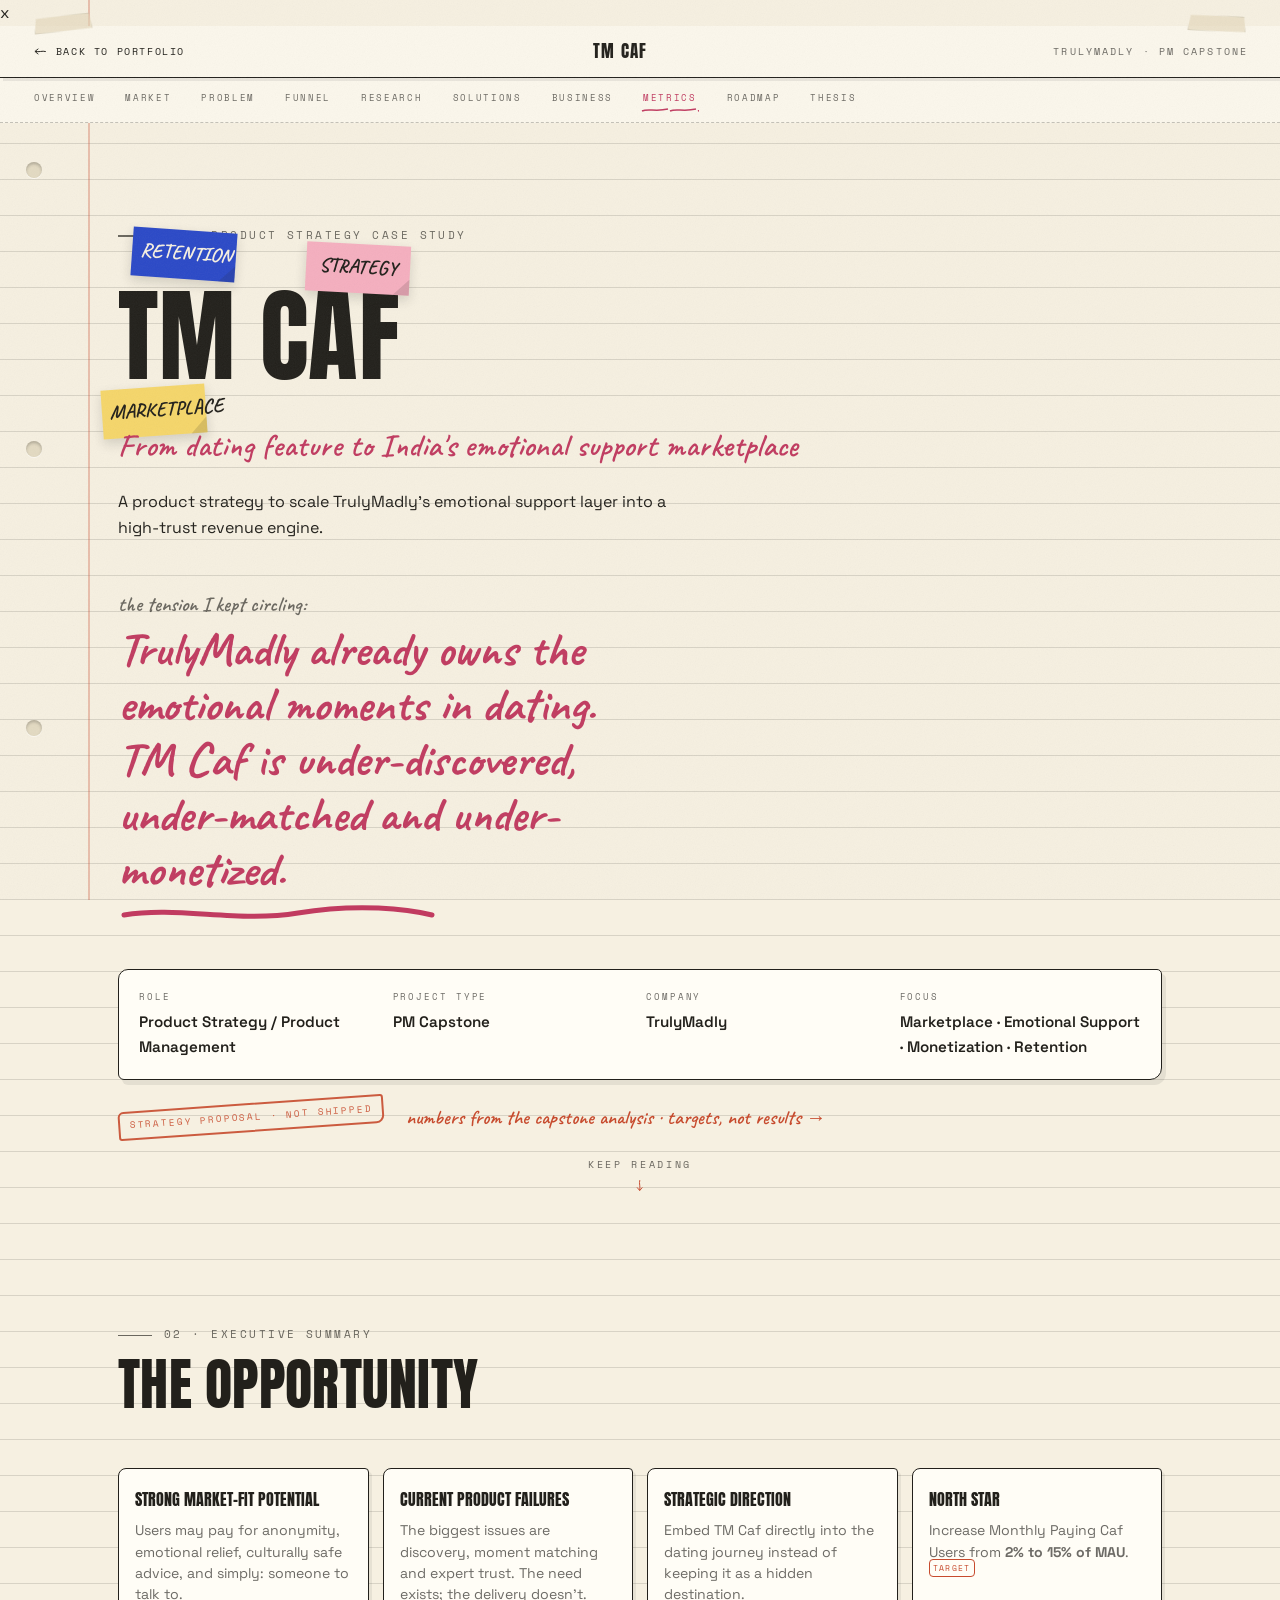
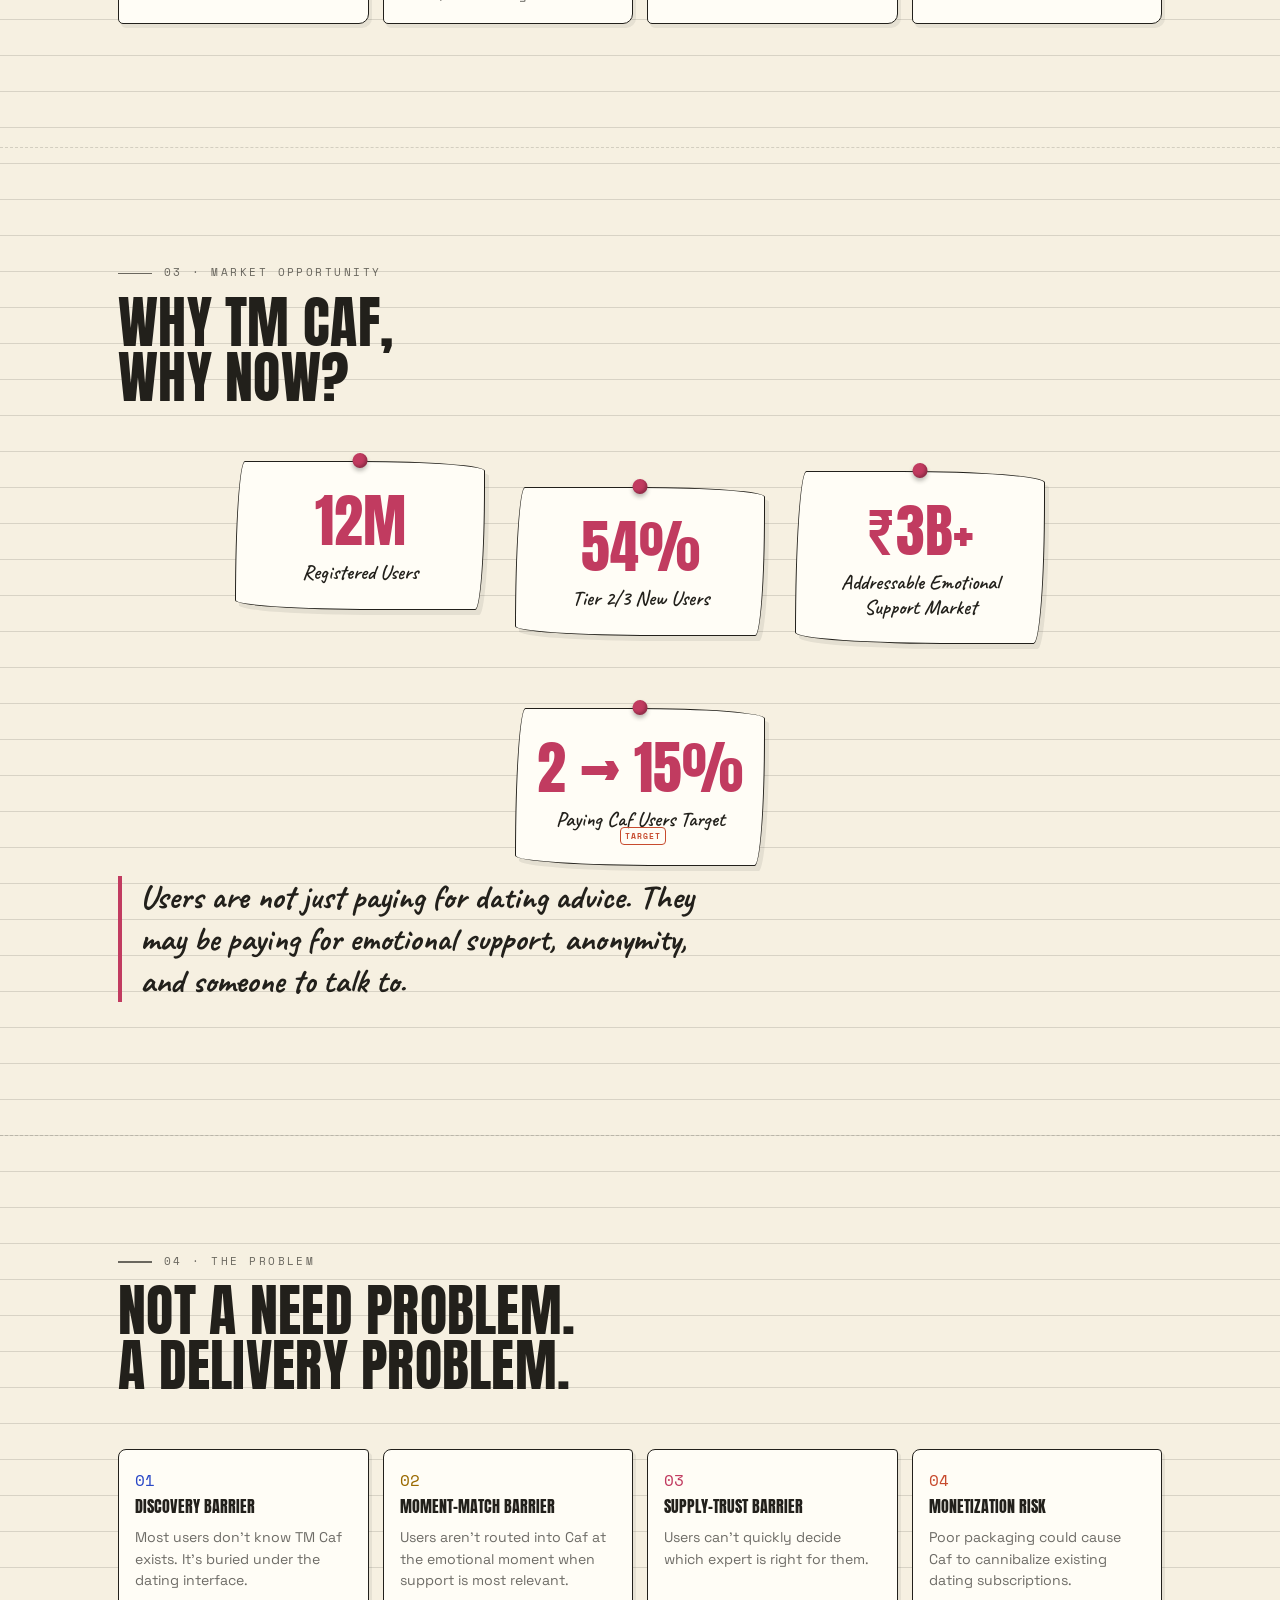
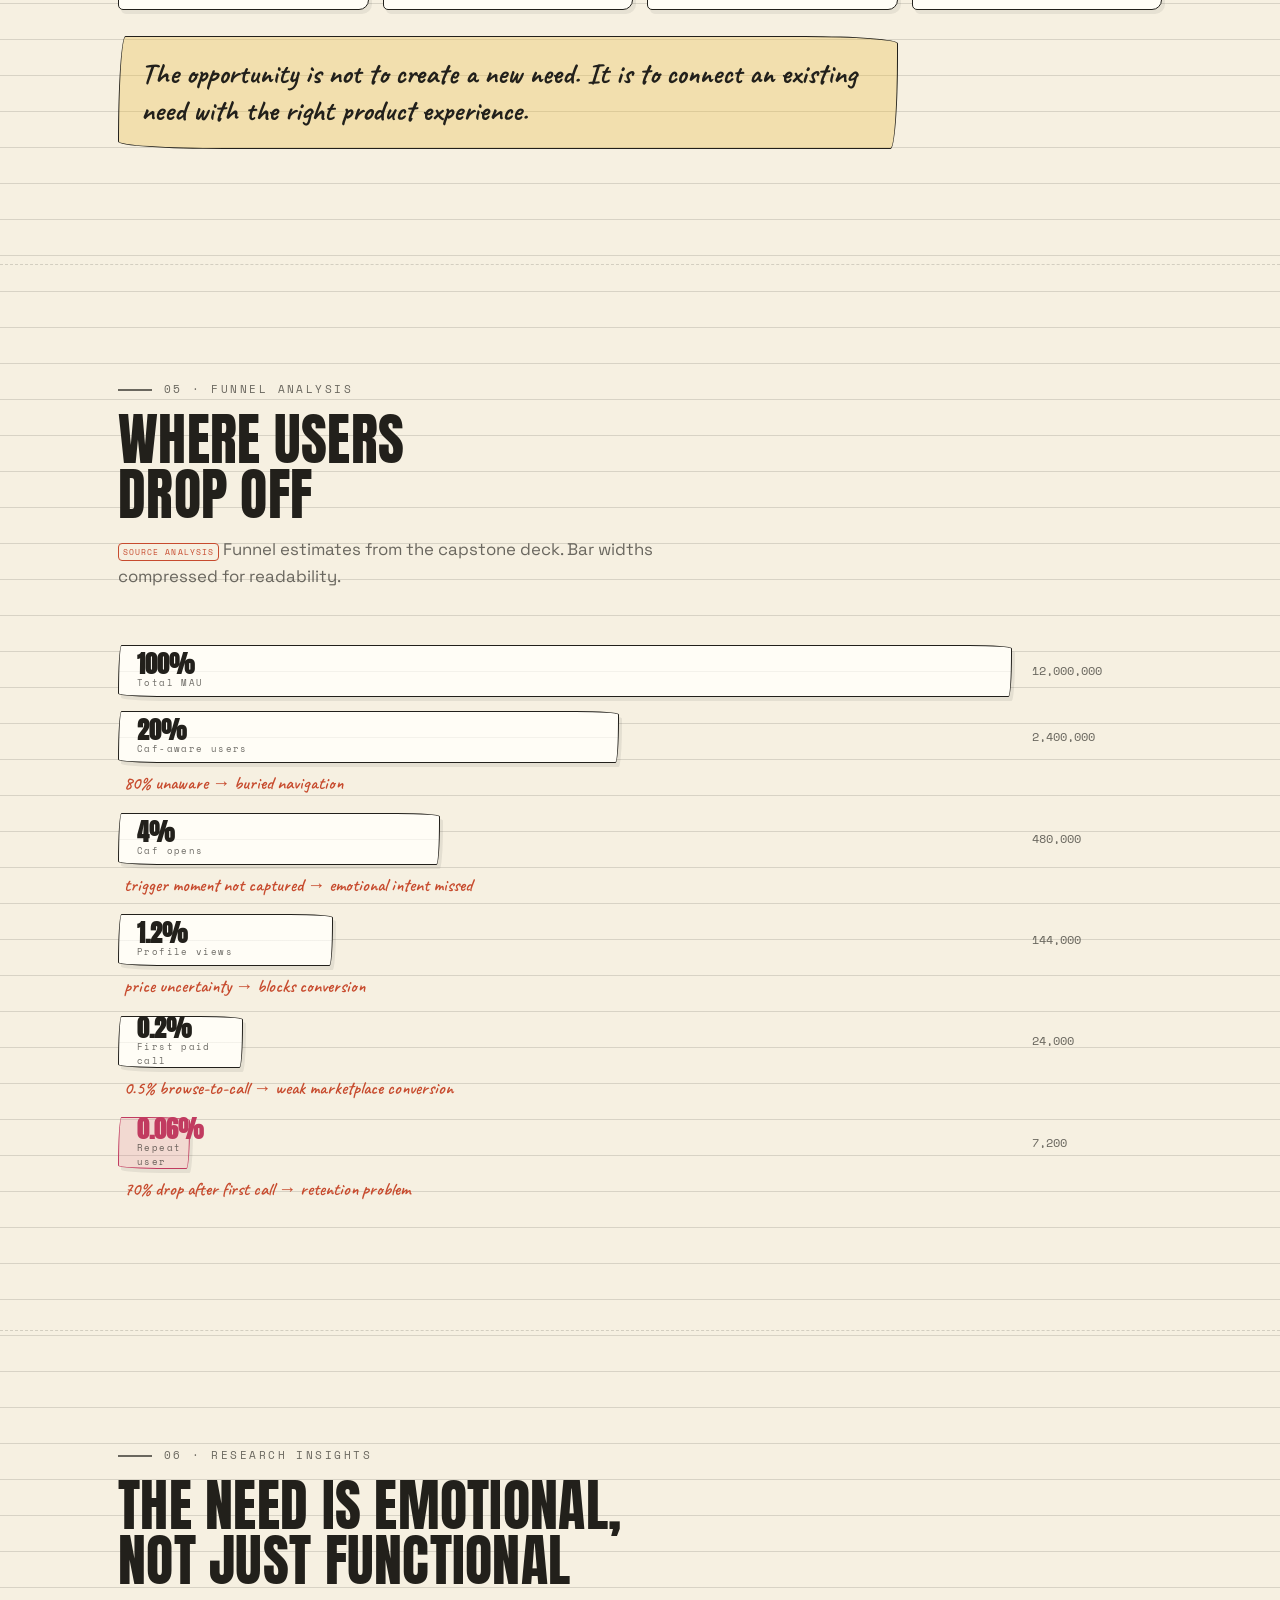
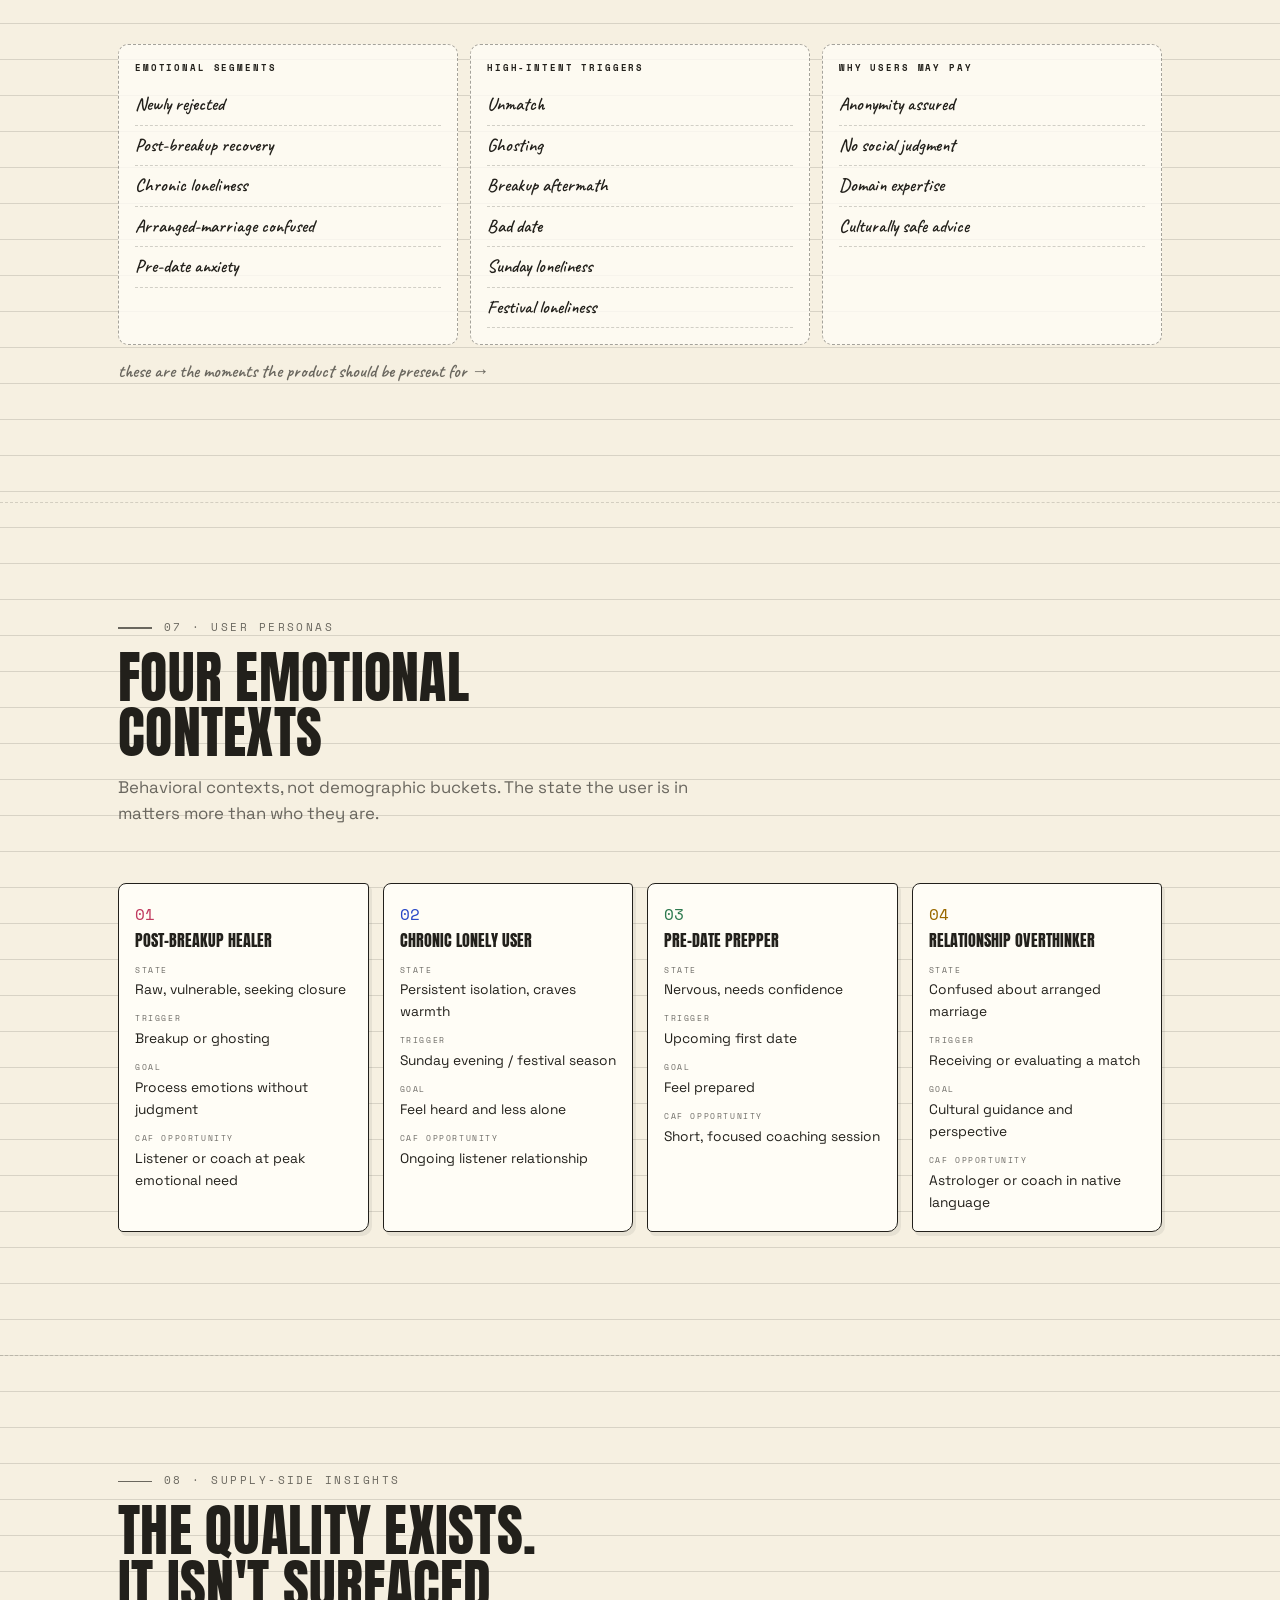
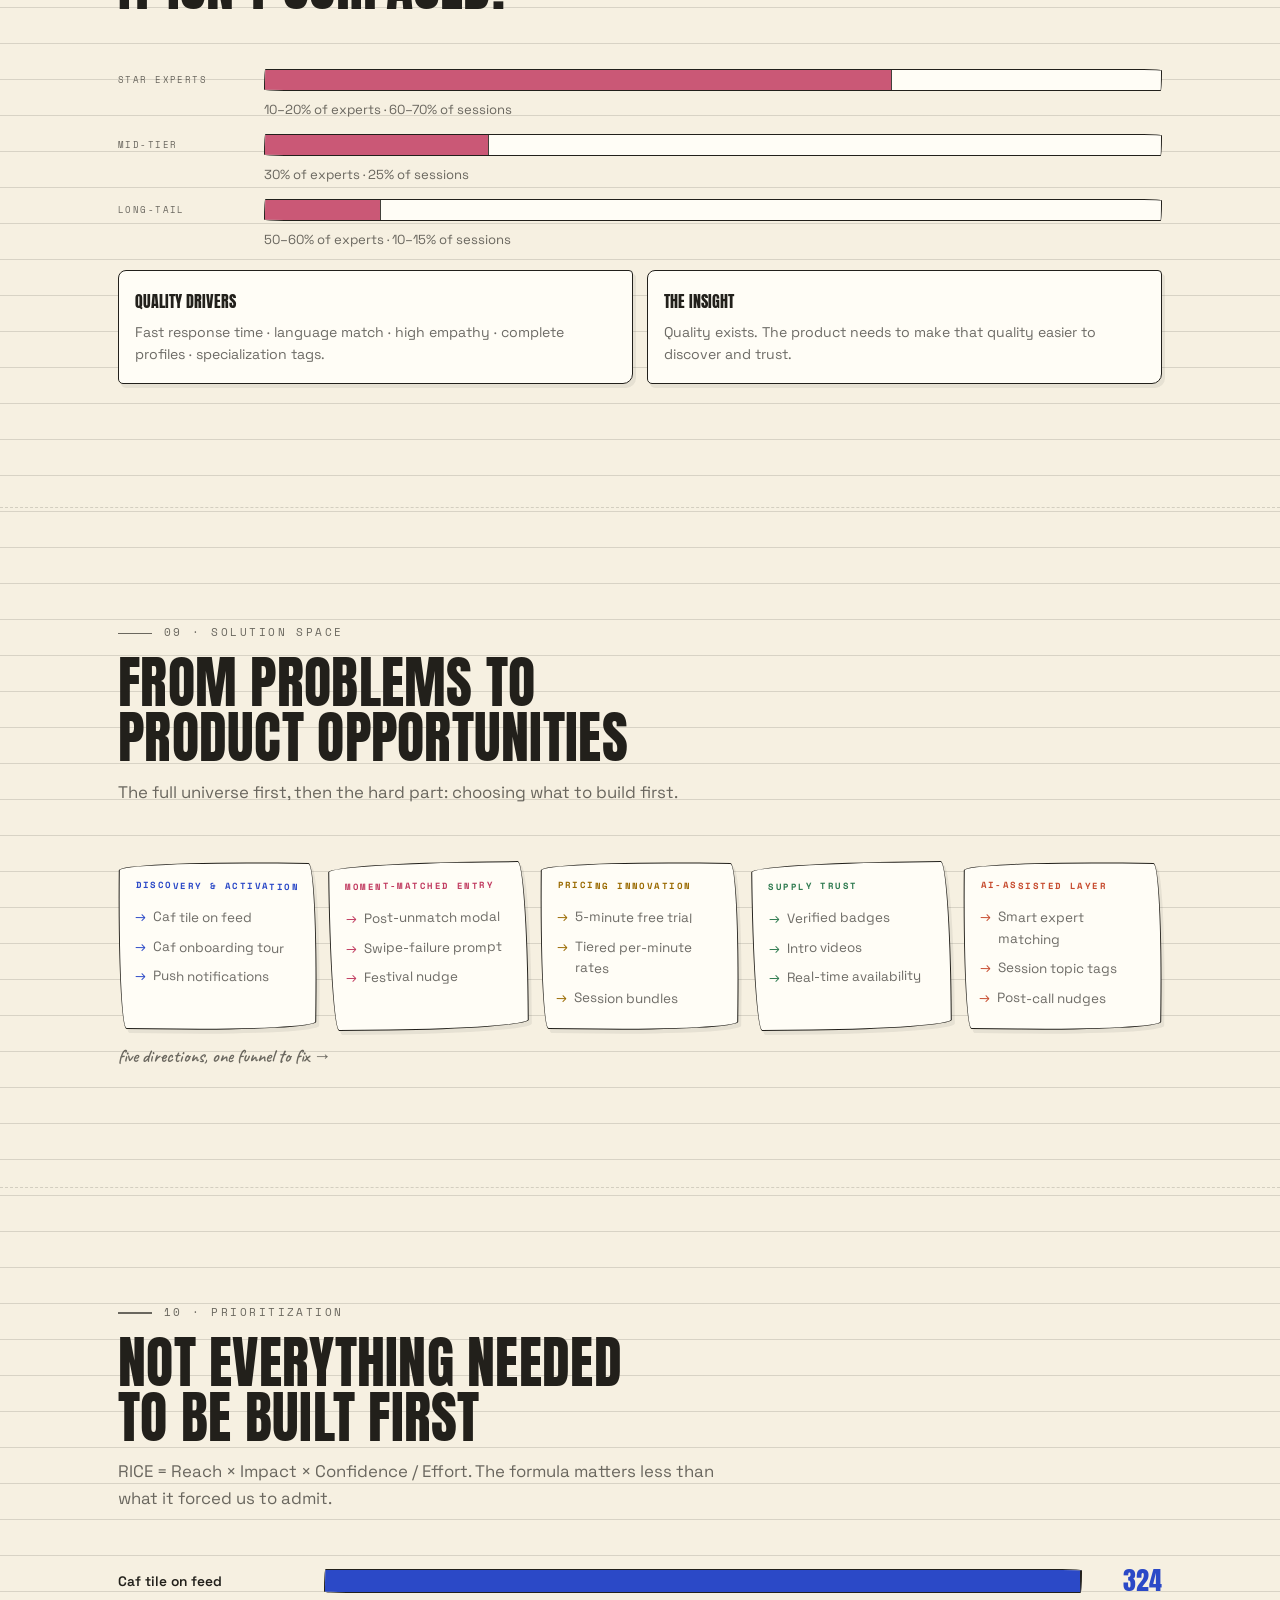
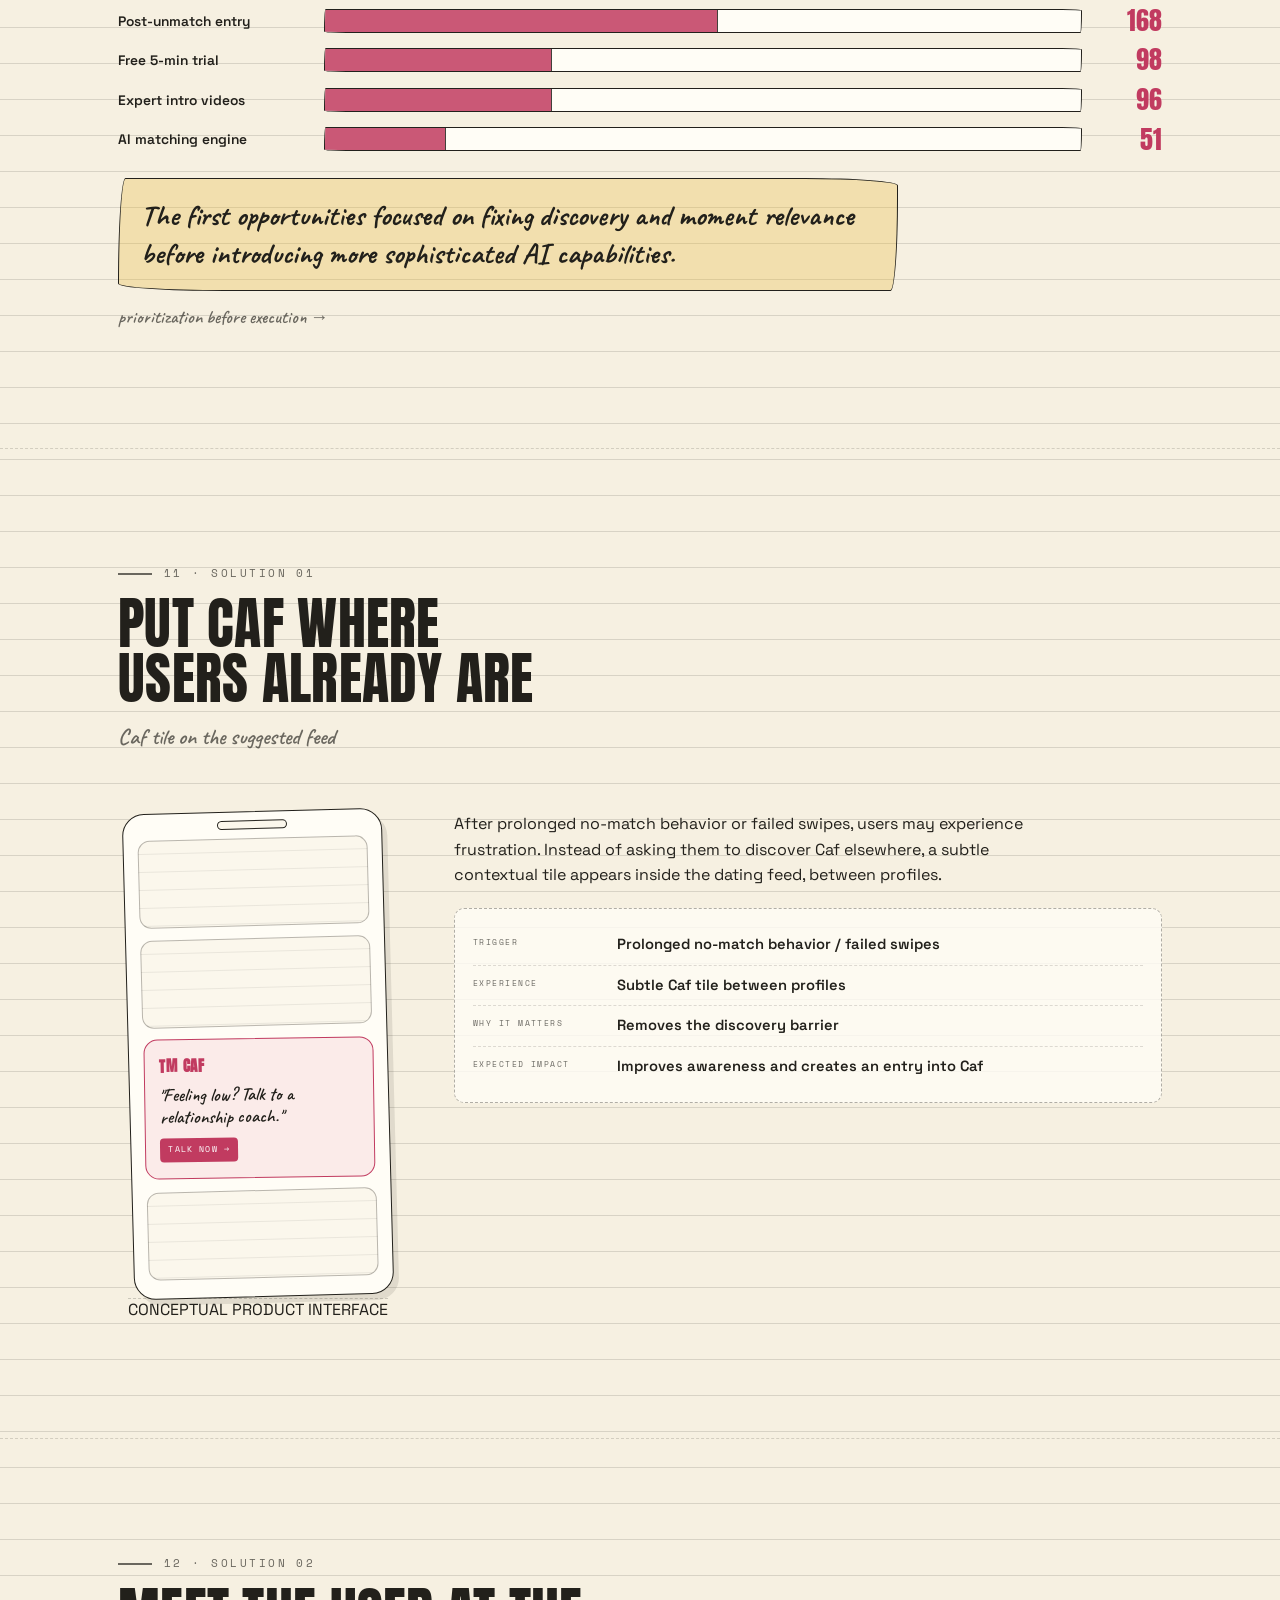
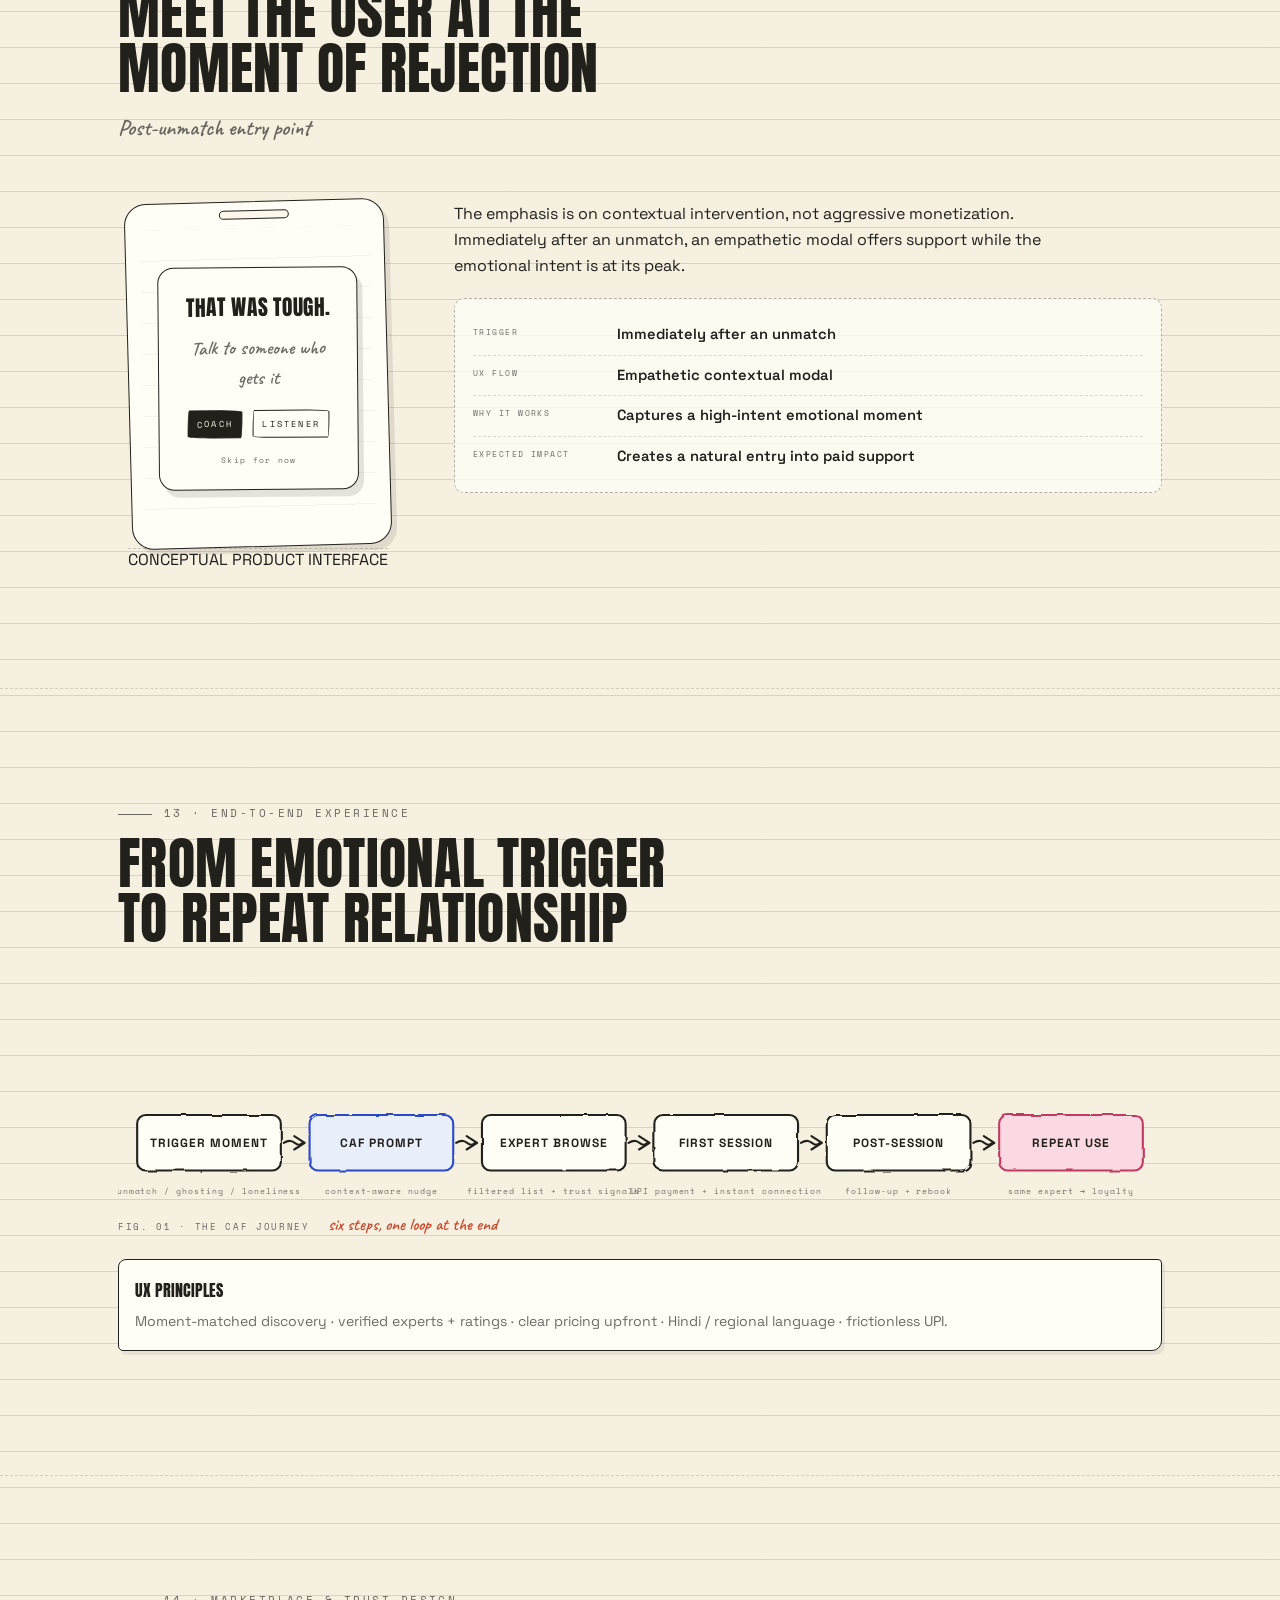
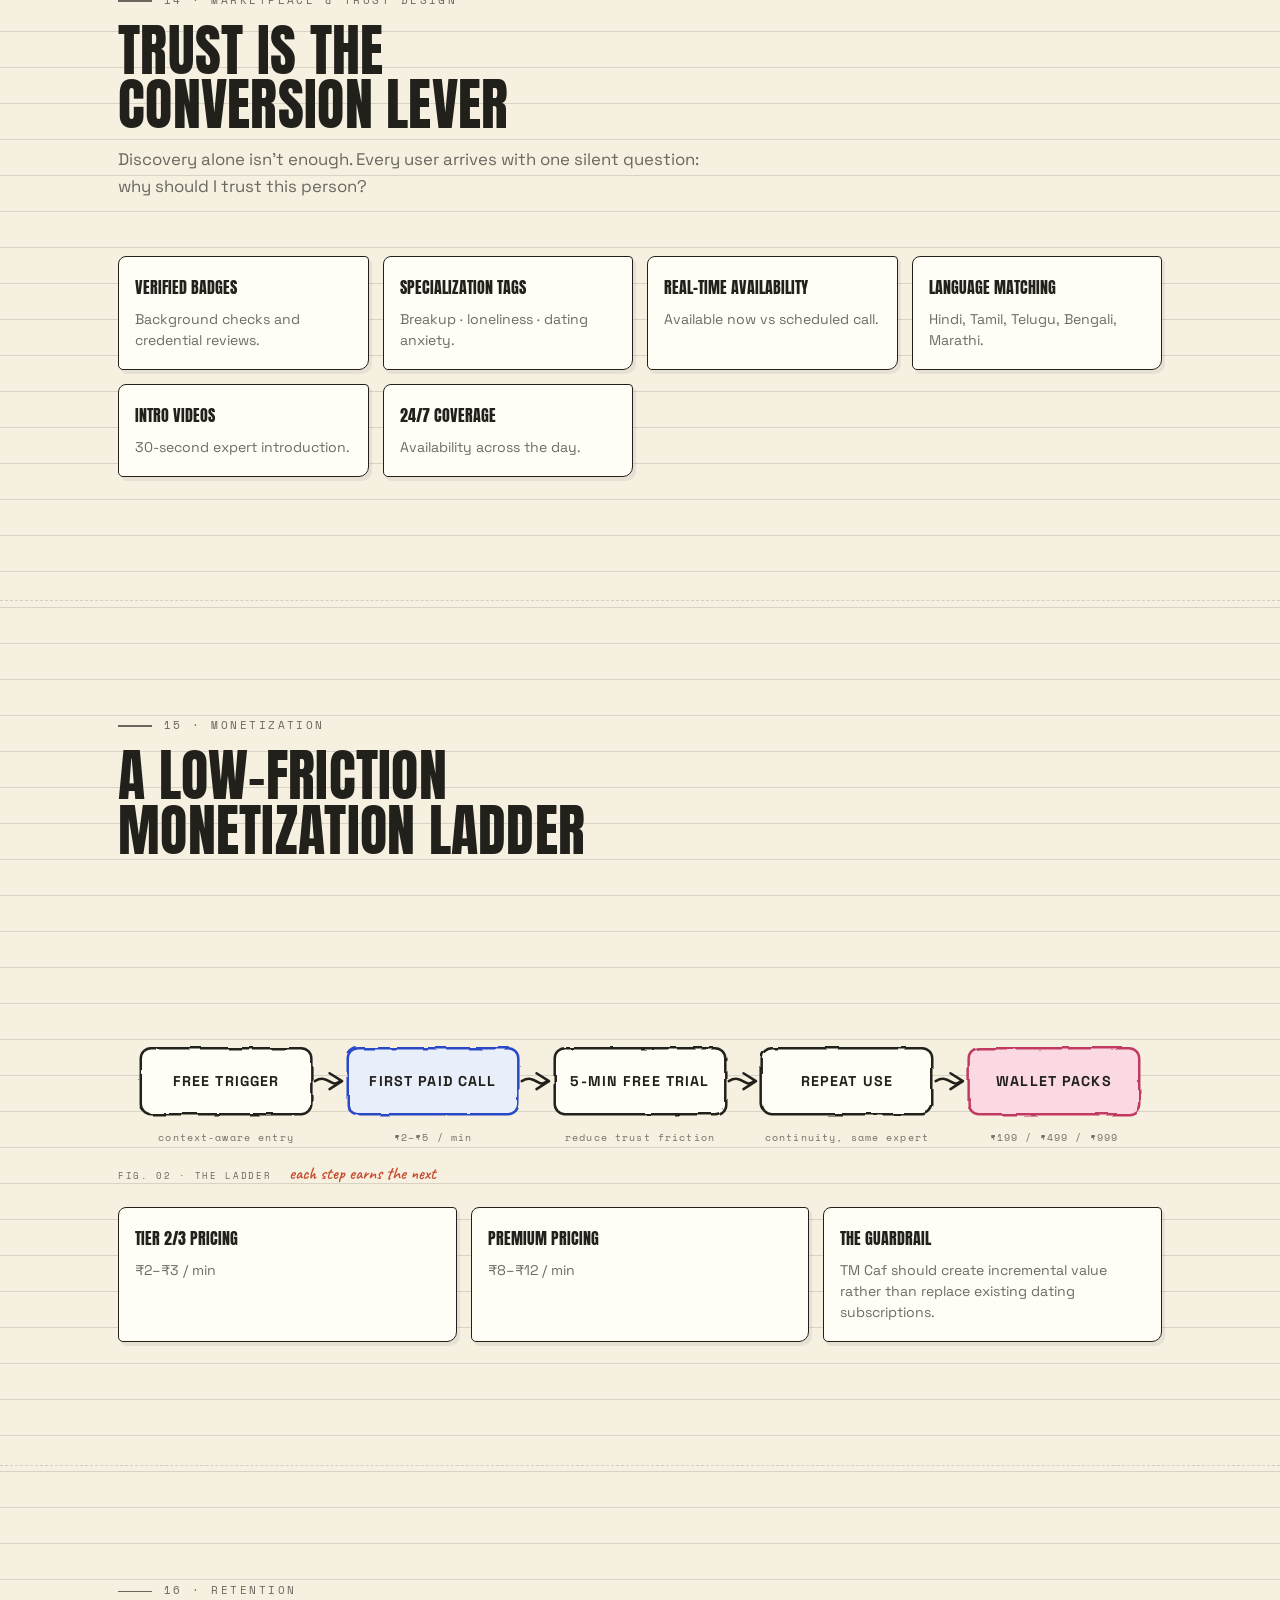
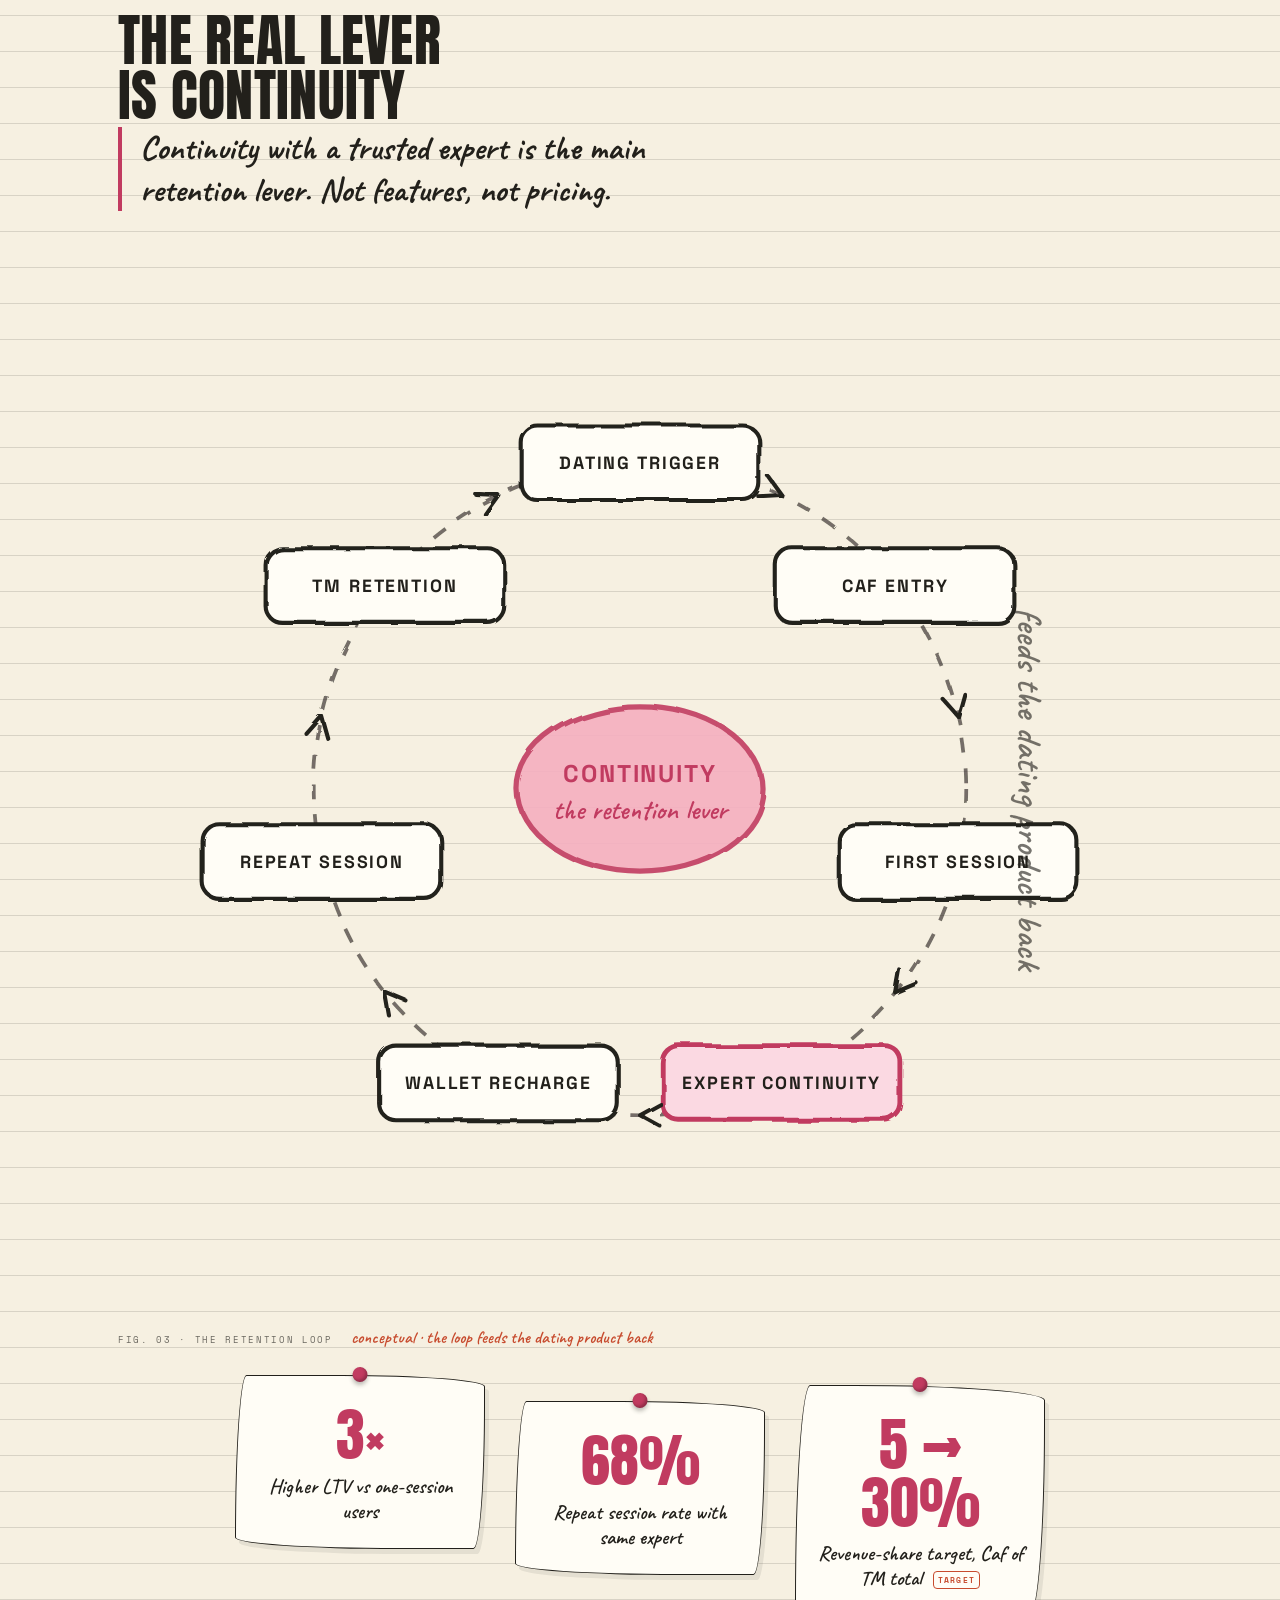
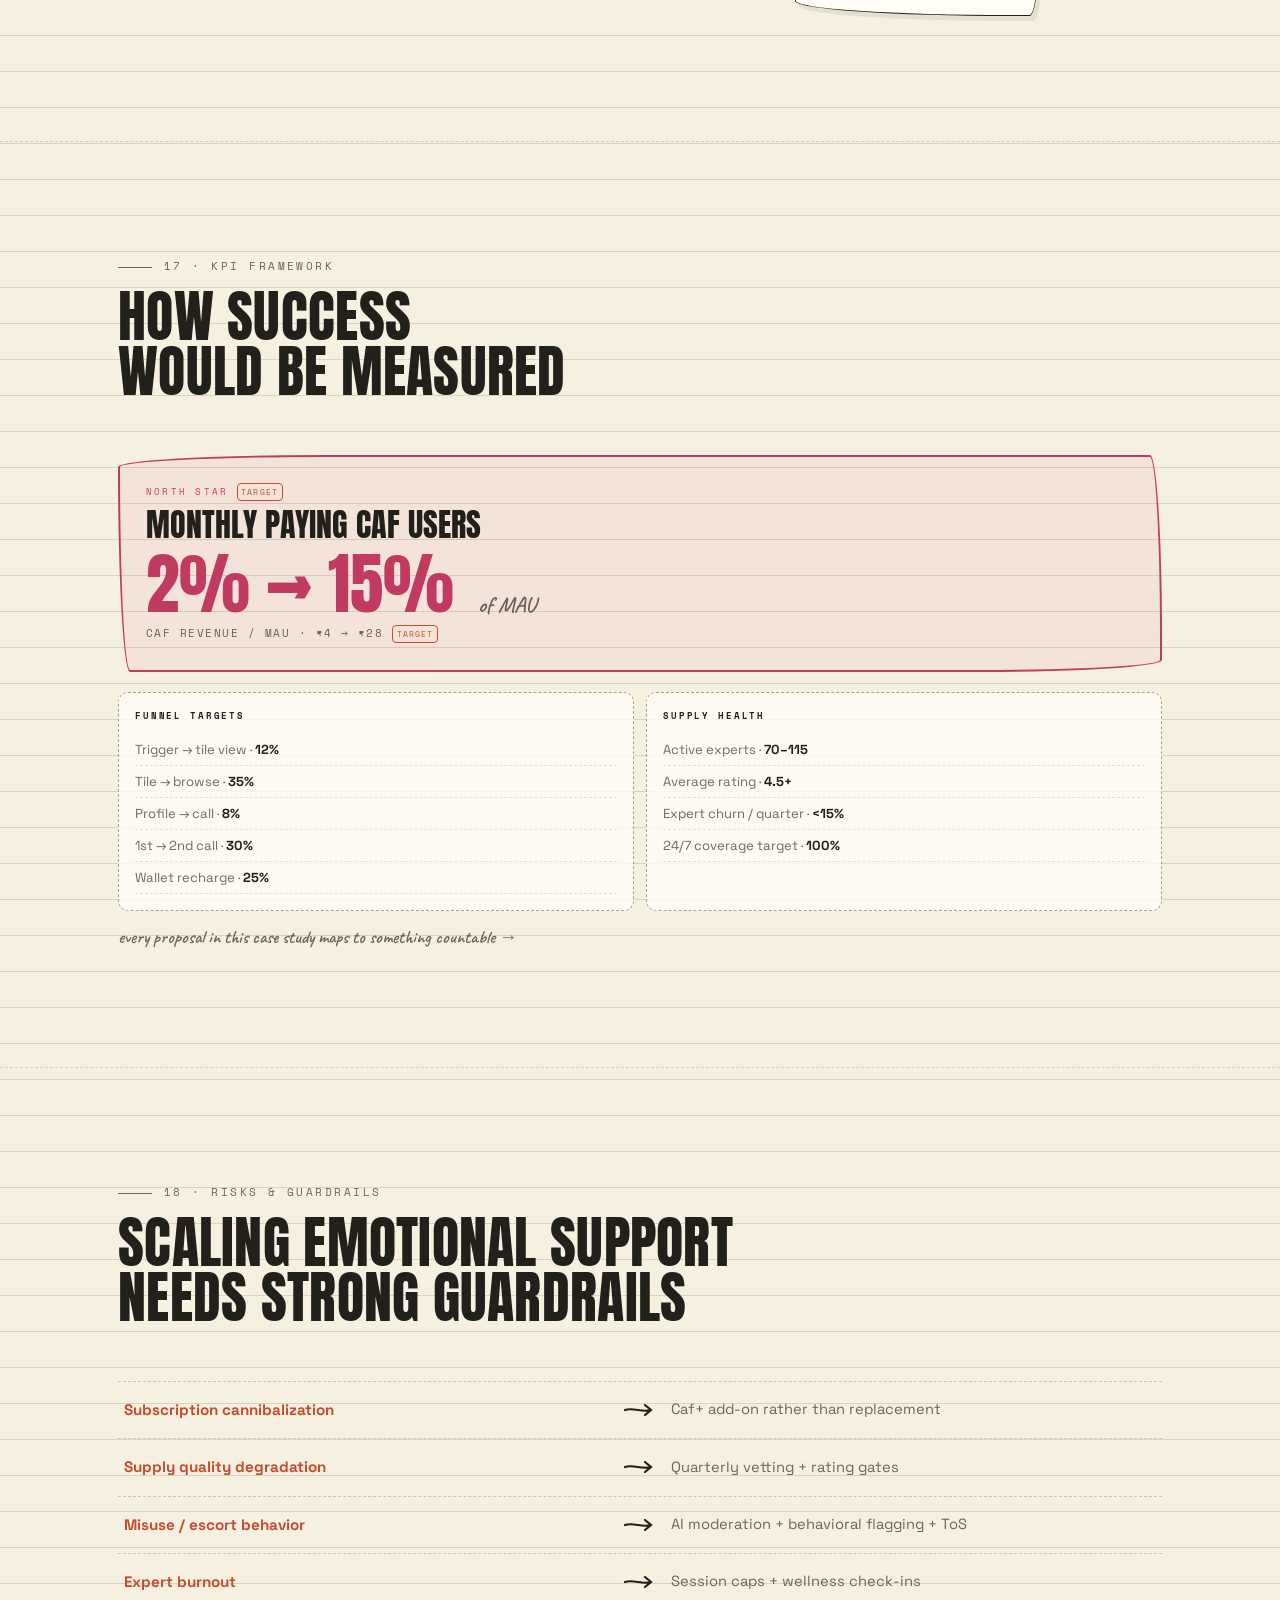
<file: tmcaf/index.html>
x<!DOCTYPE html>
<html lang="en">
<head>
<meta charset="UTF-8"/>
<meta name="viewport" content="width=device-width, initial-scale=1"/>
<title>TM Caf · From Dating Feature to India's Emotional Support Marketplace · Malavika</title>
<meta name="description" content="TM Caf: a product strategy capstone for TrulyMadly. Scaling the emotional support layer into a moment-matched marketplace: discovery, trust, monetization and retention."/>
<meta name="theme-color" content="#F6F0E1"/>

<link rel="preconnect" href="https://fonts.googleapis.com">
<link rel="preconnect" href="https://fonts.gstatic.com" crossorigin>
<link href="https://fonts.googleapis.com/css2?family=Anton&family=Caveat:wght@500;600;700&family=Space+Grotesk:wght@400;500;600;700&family=Space+Mono:wght@400;700&display=swap" rel="stylesheet">

<link rel="stylesheet" href="tmcaf.css">
<script>document.documentElement.classList.add('js')</script>
</head>
<body>

<!-- shared SVG defs: sketchy filters + hand-drawn icons (same as portfolio) -->
<svg width="0" height="0" style="position:absolute" aria-hidden="true" focusable="false">
  <defs>
    <filter id="rough" x="-8%" y="-8%" width="116%" height="116%">
      <feTurbulence type="fractalNoise" baseFrequency="0.04" numOctaves="3" seed="4" result="n"/>
      <feDisplacementMap in="SourceGraphic" in2="n" scale="3.2"/>
    </filter>
    <filter id="rough2" x="-10%" y="-10%" width="120%" height="120%">
      <feTurbulence type="fractalNoise" baseFrequency="0.018" numOctaves="2" seed="11" result="n"/>
      <feDisplacementMap in="SourceGraphic" in2="n" scale="5"/>
    </filter>
    <symbol id="i-arr" viewBox="0 0 24 14"><path d="M1 7 C 7 5 15 9 21 7 M16 2 l6 5 -6 5" fill="none" stroke="currentColor" stroke-width="2" stroke-linecap="round" stroke-linejoin="round"/></symbol>
    <symbol id="i-dn" viewBox="0 0 14 24"><path d="M7 1 C 5 7 9 15 7 21 M2 16 l5 6 5 -6" fill="none" stroke="currentColor" stroke-width="2" stroke-linecap="round" stroke-linejoin="round"/></symbol>
    <symbol id="i-up" viewBox="0 0 14 24"><path d="M7 23 C 5 17 9 9 7 3 M2 8 l5 -6 5 6" fill="none" stroke="currentColor" stroke-width="2" stroke-linecap="round" stroke-linejoin="round"/></symbol>
  </defs>
</svg>

<div class="binder-holes" aria-hidden="true"><span></span><span></span><span></span></div>
<a class="skip" href="#main">skip to content</a>

<!-- ============ STICKY CASE STUDY BAR ============ -->
<header class="cs-bar" id="csBar">
  <span class="cs-bar__tape cs-bar__tape--l" aria-hidden="true"></span>
  <span class="cs-bar__tape cs-bar__tape--r" aria-hidden="true"></span>
  <a class="cs-bar__back" id="backLink" href="../index.html">
    <svg class="ic" aria-hidden="true"><use href="#i-arr"/></svg> BACK TO PORTFOLIO
  </a>
  <span class="cs-bar__brand">TM CAF</span>
  <span class="cs-bar__pos mono">TRULYMADLY · PM CAPSTONE</span>
</header>

<!-- ============ CASE SECTION NAV (sticky, horizontal scroll on mobile) ============ -->
<nav class="cs-nav" id="csNav" aria-label="Case study sections">
  <a href="#overview">OVERVIEW</a>
  <a href="#market">MARKET</a>
  <a href="#problem">PROBLEM</a>
  <a href="#funnel">FUNNEL</a>
  <a href="#research">RESEARCH</a>
  <a href="#solutions">SOLUTIONS</a>
  <a href="#business">BUSINESS</a>
  <a href="#metrics">METRICS</a>
  <a href="#roadmap">ROADMAP</a>
  <a href="#thesis">THESIS</a>
</nav>

<main id="main">

  <!-- ============ 01 · HERO ============ -->
  <section class="cs-hero-sec" id="top">
    <div class="wrap">
      <p class="kicker reveal">01 · PRODUCT STRATEGY CASE STUDY</p>
      <div class="tm-titlezone reveal" style="--d:.06s">
        <h1 class="tm-title">TM Caf</h1>
        <div class="tm-stickies" aria-hidden="true">
          <div class="sticky sticky--p hz-1" style="--r:3deg">STRATEGY<span class="sticky__tip">the framing</span></div>
          <div class="sticky sticky--y hz-2" style="--r:-4deg">MARKETPLACE<span class="sticky__tip">two sides to fix</span></div>
          <div class="sticky sticky--b hz-3" style="--r:4deg">RETENTION<span class="sticky__tip">the real lever</span></div>
        </div>
      </div>
      <p class="tm-sub hand reveal" style="--d:.12s">From dating feature to India's emotional support marketplace</p>
      <p class="tm-desc reveal" style="--d:.18s">A product strategy to scale TrulyMadly's emotional support layer into a high-trust revenue engine.</p>

      <div class="tm-q reveal" style="--d:.24s">
        <p class="tm-q__k hand">the tension I kept circling:</p>
        <p class="tm-q__v hand">TrulyMadly already owns the emotional moments in dating. TM Caf is under-discovered, under-matched and under-monetized.</p>
        <svg class="squiggle animsvg" viewBox="0 0 320 22" aria-hidden="true"><path pathLength="1" d="M6 12 C 60 3, 120 20, 180 10 S 290 6, 314 12"/></svg>
      </div>

      <dl class="tm-meta reveal" style="--d:.3s">
        <div class="tm-meta__i"><dt>ROLE</dt><dd>Product Strategy / Product Management</dd></div>
        <div class="tm-meta__i"><dt>PROJECT TYPE</dt><dd>PM Capstone</dd></div>
        <div class="tm-meta__i"><dt>COMPANY</dt><dd>TrulyMadly</dd></div>
        <div class="tm-meta__i"><dt>FOCUS</dt><dd>Marketplace · Emotional Support · Monetization · Retention</dd></div>
      </dl>

      <div class="tm-heronotes reveal" style="--d:.36s">
        <span class="stamp">STRATEGY PROPOSAL · NOT SHIPPED</span>
        <span class="tm-briefnote hand">numbers from the capstone analysis · targets, not results →</span>
      </div>
    </div>
    <a class="hero__scroll mono" href="#overview">KEEP READING<svg class="ic ic--dn" aria-hidden="true"><use href="#i-dn"/></svg></a>
  </section>

  <!-- ============ 02 · EXECUTIVE SUMMARY ============ -->
  <section class="sec" id="overview">
    <div class="wrap">
      <header class="sec-head reveal">
        <p class="kicker">02 · EXECUTIVE SUMMARY</p>
        <h2 class="sec-title">the opportunity</h2>
      </header>
      <div class="cs-cards cs-cards--4 reveal">
        <div class="cs-card a-green"><h4>Strong market-fit potential</h4>
          <p>Users may pay for anonymity, emotional relief, culturally safe advice, and simply: someone to talk to.</p></div>
        <div class="cs-card a-red"><h4>Current product failures</h4>
          <p>The biggest issues are discovery, moment matching and expert trust. The need exists; the delivery doesn't.</p></div>
        <div class="cs-card a-blue"><h4>Strategic direction</h4>
          <p>Embed TM Caf directly into the dating journey instead of keeping it as a hidden destination.</p></div>
        <div class="cs-card a-pink"><h4>North Star</h4>
          <p>Increase Monthly Paying Caf Users from <strong>2% to 15% of MAU</strong>. <span class="mg__tag">TARGET</span></p></div>
      </div>
    </div>
  </section>

  <!-- ============ 03 · MARKET OPPORTUNITY ============ -->
  <section class="sec sec--grid" id="market">
    <div class="wrap">
      <header class="sec-head reveal">
        <p class="kicker">03 · MARKET OPPORTUNITY</p>
        <h2 class="sec-title">why TM Caf,<br/>why now?</h2>
      </header>
      <div class="tm-bignums reveal">
        <div class="tm-bignum"><span class="n">12M</span><span class="l">Registered Users</span></div>
        <div class="tm-bignum"><span class="n">54%</span><span class="l">Tier 2/3 New Users</span></div>
        <div class="tm-bignum"><span class="n">₹3B+</span><span class="l">Addressable Emotional Support Market</span></div>
        <div class="tm-bignum"><span class="n">2 → 15%</span><span class="l">Paying Caf Users Target <i class="mg__tag">TARGET</i></span></div>
      </div>
      <blockquote class="cs-quote reveal">Users are not just paying for dating advice. They may be paying for emotional support, anonymity, and someone to talk to.</blockquote>
    </div>
  </section>

  <!-- ============ 04 · THE PROBLEM ============ -->
  <section class="sec" id="problem">
    <div class="wrap">
      <header class="sec-head reveal">
        <p class="kicker">04 · THE PROBLEM</p>
        <h2 class="sec-title">not a need problem.<br/>a delivery problem.</h2>
      </header>
      <div class="cs-cards reveal">
        <div class="cs-card a-blue"><span class="cs-card__n mono">01</span><h4>Discovery barrier</h4><p>Most users don't know TM Caf exists. It's buried under the dating interface.</p></div>
        <div class="cs-card a-amber"><span class="cs-card__n mono">02</span><h4>Moment-match barrier</h4><p>Users aren't routed into Caf at the emotional moment when support is most relevant.</p></div>
        <div class="cs-card a-pink"><span class="cs-card__n mono">03</span><h4>Supply-trust barrier</h4><p>Users can't quickly decide which expert is right for them.</p></div>
        <div class="cs-card a-red"><span class="cs-card__n mono">04</span><h4>Monetization risk</h4><p>Poor packaging could cause Caf to cannibalize existing dating subscriptions.</p></div>
      </div>
      <p class="tm-keyline reveal">The opportunity is not to create a new need. It is to connect an existing need with the right product experience.</p>
    </div>
  </section>

  <!-- ============ 05 · FUNNEL ============ -->
  <section class="sec sec--grid" id="funnel">
    <div class="wrap">
      <header class="sec-head reveal">
        <p class="kicker">05 · FUNNEL ANALYSIS</p>
        <h2 class="sec-title">where users<br/>drop off</h2>
        <p class="sec-sub"><span class="mg__tag">SOURCE ANALYSIS</span> Funnel estimates from the capstone deck. Bar widths compressed for readability.</p>
      </header>
      <div class="tm-funnel reveal" role="img" aria-label="Funnel from 100 percent monthly active users down to 0.06 percent repeat users">
        <div class="tm-frow">
          <span class="tm-fbar" style="--w:100%"><b>100%</b><i>Total MAU</i></span>
          <span class="tm-fn mono">12,000,000</span>
        </div>
        <div class="tm-frow">
          <span class="tm-fbar" style="--w:56%"><b>20%</b><i>Caf-aware users</i></span>
          <span class="tm-fn mono">2,400,000</span>
          <span class="tm-fwhy hand">80% unaware → buried navigation</span>
        </div>
        <div class="tm-frow">
          <span class="tm-fbar" style="--w:36%"><b>4%</b><i>Caf opens</i></span>
          <span class="tm-fn mono">480,000</span>
          <span class="tm-fwhy hand">trigger moment not captured → emotional intent missed</span>
        </div>
        <div class="tm-frow">
          <span class="tm-fbar" style="--w:24%"><b>1.2%</b><i>Profile views</i></span>
          <span class="tm-fn mono">144,000</span>
          <span class="tm-fwhy hand">price uncertainty → blocks conversion</span>
        </div>
        <div class="tm-frow">
          <span class="tm-fbar" style="--w:14%"><b>0.2%</b><i>First paid call</i></span>
          <span class="tm-fn mono">24,000</span>
          <span class="tm-fwhy hand">0.5% browse-to-call → weak marketplace conversion</span>
        </div>
        <div class="tm-frow">
          <span class="tm-fbar tm-fbar--last" style="--w:8%"><b>0.06%</b><i>Repeat user</i></span>
          <span class="tm-fn mono">7,200</span>
          <span class="tm-fwhy hand">70% drop after first call → retention problem</span>
        </div>
      </div>
    </div>
  </section>

  <!-- ============ 06 · RESEARCH INSIGHTS ============ -->
  <section class="sec" id="research">
    <div class="wrap">
      <header class="sec-head reveal">
        <p class="kicker">06 · RESEARCH INSIGHTS</p>
        <h2 class="sec-title">the need is emotional,<br/>not just functional</h2>
      </header>
      <div class="mgrid reveal">
        <div class="mg"><h4>EMOTIONAL SEGMENTS</h4>
          <ul class="vq"><li>Newly rejected</li><li>Post-breakup recovery</li><li>Chronic loneliness</li><li>Arranged-marriage confused</li><li>Pre-date anxiety</li></ul></div>
        <div class="mg"><h4>HIGH-INTENT TRIGGERS</h4>
          <ul class="vq"><li>Unmatch</li><li>Ghosting</li><li>Breakup aftermath</li><li>Bad date</li><li>Sunday loneliness</li><li>Festival loneliness</li></ul></div>
        <div class="mg"><h4>WHY USERS MAY PAY</h4>
          <ul class="vq"><li>Anonymity assured</li><li>No social judgment</li><li>Domain expertise</li><li>Culturally safe advice</li></ul></div>
      </div>
      <p class="cs-note hand">these are the moments the product should be present for →</p>
    </div>
  </section>

  <!-- ============ 07 · PERSONAS ============ -->
  <section class="sec sec--grid" id="personas">
    <div class="wrap">
      <header class="sec-head reveal">
        <p class="kicker">07 · USER PERSONAS</p>
        <h2 class="sec-title">four emotional<br/>contexts</h2>
        <p class="sec-sub">Behavioral contexts, not demographic buckets. The state the user is in matters more than who they are.</p>
      </header>
      <div class="cs-cards cs-cards--persona reveal">
        <div class="cs-card a-pink">
          <span class="cs-card__n mono">01</span><h4>Post-Breakup Healer</h4>
          <dl class="tm-pf"><dt>STATE</dt><dd>Raw, vulnerable, seeking closure</dd><dt>TRIGGER</dt><dd>Breakup or ghosting</dd><dt>GOAL</dt><dd>Process emotions without judgment</dd><dt>CAF OPPORTUNITY</dt><dd>Listener or coach at peak emotional need</dd></dl>
        </div>
        <div class="cs-card a-blue">
          <span class="cs-card__n mono">02</span><h4>Chronic Lonely User</h4>
          <dl class="tm-pf"><dt>STATE</dt><dd>Persistent isolation, craves warmth</dd><dt>TRIGGER</dt><dd>Sunday evening / festival season</dd><dt>GOAL</dt><dd>Feel heard and less alone</dd><dt>CAF OPPORTUNITY</dt><dd>Ongoing listener relationship</dd></dl>
        </div>
        <div class="cs-card a-green">
          <span class="cs-card__n mono">03</span><h4>Pre-Date Prepper</h4>
          <dl class="tm-pf"><dt>STATE</dt><dd>Nervous, needs confidence</dd><dt>TRIGGER</dt><dd>Upcoming first date</dd><dt>GOAL</dt><dd>Feel prepared</dd><dt>CAF OPPORTUNITY</dt><dd>Short, focused coaching session</dd></dl>
        </div>
        <div class="cs-card a-amber">
          <span class="cs-card__n mono">04</span><h4>Relationship Overthinker</h4>
          <dl class="tm-pf"><dt>STATE</dt><dd>Confused about arranged marriage</dd><dt>TRIGGER</dt><dd>Receiving or evaluating a match</dd><dt>GOAL</dt><dd>Cultural guidance and perspective</dd><dt>CAF OPPORTUNITY</dt><dd>Astrologer or coach in native language</dd></dl>
        </div>
      </div>
    </div>
  </section>

  <!-- ============ 08 · SUPPLY INSIGHTS ============ -->
  <section class="sec" id="supply">
    <div class="wrap">
      <header class="sec-head reveal">
        <p class="kicker">08 · SUPPLY-SIDE INSIGHTS</p>
        <h2 class="sec-title">the quality exists.<br/>it isn't surfaced.</h2>
      </header>
      <div class="tm-dist reveal">
        <div class="tm-dist__row">
          <span class="tm-dist__k mono">STAR EXPERTS</span>
          <div class="tm-dist__bar"><i style="--w:70%"></i></div>
          <span class="tm-dist__v">10–20% of experts · 60–70% of sessions</span>
        </div>
        <div class="tm-dist__row">
          <span class="tm-dist__k mono">MID-TIER</span>
          <div class="tm-dist__bar"><i style="--w:25%"></i></div>
          <span class="tm-dist__v">30% of experts · 25% of sessions</span>
        </div>
        <div class="tm-dist__row">
          <span class="tm-dist__k mono">LONG-TAIL</span>
          <div class="tm-dist__bar"><i style="--w:13%"></i></div>
          <span class="tm-dist__v">50–60% of experts · 10–15% of sessions</span>
        </div>
      </div>
      <div class="cs-cards reveal">
        <div class="cs-card"><h4>Quality drivers</h4><p>Fast response time · language match · high empathy · complete profiles · specialization tags.</p></div>
        <div class="cs-card a-green"><h4>The insight</h4><p>Quality exists. The product needs to make that quality easier to discover and trust.</p></div>
      </div>
    </div>
  </section>

  <!-- ============ 09 · SOLUTION SPACE ============ -->
  <section class="sec sec--grid" id="solutions">
    <div class="wrap">
      <header class="sec-head reveal">
        <p class="kicker">09 · SOLUTION SPACE</p>
        <h2 class="sec-title">from problems to<br/>product opportunities</h2>
        <p class="sec-sub">The full universe first, then the hard part: choosing what to build first.</p>
      </header>
      <div class="tm-universe reveal">
        <div class="tm-uni a-blue"><h4>Discovery &amp; activation</h4><ul><li>Caf tile on feed</li><li>Caf onboarding tour</li><li>Push notifications</li></ul></div>
        <div class="tm-uni a-pink"><h4>Moment-matched entry</h4><ul><li>Post-unmatch modal</li><li>Swipe-failure prompt</li><li>Festival nudge</li></ul></div>
        <div class="tm-uni a-amber"><h4>Pricing innovation</h4><ul><li>5-minute free trial</li><li>Tiered per-minute rates</li><li>Session bundles</li></ul></div>
        <div class="tm-uni a-green"><h4>Supply trust</h4><ul><li>Verified badges</li><li>Intro videos</li><li>Real-time availability</li></ul></div>
        <div class="tm-uni a-red"><h4>AI-assisted layer</h4><ul><li>Smart expert matching</li><li>Session topic tags</li><li>Post-call nudges</li></ul></div>
      </div>
      <p class="cs-note hand">five directions, one funnel to fix →</p>
    </div>
  </section>

  <!-- ============ 10 · PRIORITIZATION ============ -->
  <section class="sec" id="rice">
    <div class="wrap">
      <header class="sec-head reveal">
        <p class="kicker">10 · PRIORITIZATION</p>
        <h2 class="sec-title">not everything needed<br/>to be built first</h2>
        <p class="sec-sub">RICE = Reach × Impact × Confidence / Effort. The formula matters less than what it forced us to admit.</p>
      </header>
      <div class="tm-rice reveal">
        <div class="tm-rice__row"><span class="tm-rice__k">Caf tile on feed</span><div class="tm-rice__bar"><i style="--w:100%"></i></div><span class="tm-rice__n">324</span></div>
        <div class="tm-rice__row"><span class="tm-rice__k">Post-unmatch entry</span><div class="tm-rice__bar"><i style="--w:52%"></i></div><span class="tm-rice__n">168</span></div>
        <div class="tm-rice__row"><span class="tm-rice__k">Free 5-min trial</span><div class="tm-rice__bar"><i style="--w:30%"></i></div><span class="tm-rice__n">98</span></div>
        <div class="tm-rice__row"><span class="tm-rice__k">Expert intro videos</span><div class="tm-rice__bar"><i style="--w:30%"></i></div><span class="tm-rice__n">96</span></div>
        <div class="tm-rice__row"><span class="tm-rice__k">AI matching engine</span><div class="tm-rice__bar"><i style="--w:16%"></i></div><span class="tm-rice__n">51</span></div>
      </div>
      <p class="tm-keyline reveal">The first opportunities focused on fixing discovery and moment relevance before introducing more sophisticated AI capabilities.</p>
      <p class="cs-note hand">prioritization before execution →</p>
    </div>
  </section>

  <!-- ============ 11 · SOLUTION 01 ============ -->
  <section class="sec sec--grid" id="solution1">
    <div class="wrap">
      <header class="sec-head reveal">
        <p class="kicker">11 · SOLUTION 01</p>
        <h2 class="sec-title">put Caf where<br/>users already are</h2>
        <p class="sec-sub hand" style="font-family:var(--hand);font-weight:600;font-size:1.4rem;color:var(--ink-soft)">Caf tile on the suggested feed</p>
      </header>
      <div class="tm-solgrid reveal">
        <div class="tm-phone" aria-hidden="true">
          <div class="tm-phone__frame">
            <div class="tm-phone__notch"></div>
            <div class="tm-phone__feed">
              <div class="tm-feedcard"></div>
              <div class="tm-feedcard"></div>
              <div class="tm-caftile">
                <b>TM CAF</b>
                <p>"Feeling low? Talk to a relationship coach."</p>
                <span class="tm-caftile__cta">TALK NOW →</span>
              </div>
              <div class="tm-feedcard"></div>
            </div>
          </div>
          <span class="mock__label" style="position:static;border-top:1.5px dashed rgba(34,32,27,.2)">CONCEPTUAL PRODUCT INTERFACE</span>
        </div>
        <div class="cs-sec">
          <p>After prolonged no-match behavior or failed swipes, users may experience frustration. Instead of asking them to discover Caf elsewhere, a subtle contextual tile appears inside the dating feed, between profiles.</p>
          <dl class="tm-why">
            <div><dt>TRIGGER</dt><dd>Prolonged no-match behavior / failed swipes</dd></div>
            <div><dt>EXPERIENCE</dt><dd>Subtle Caf tile between profiles</dd></div>
            <div><dt>WHY IT MATTERS</dt><dd>Removes the discovery barrier</dd></div>
            <div><dt>EXPECTED IMPACT</dt><dd>Improves awareness and creates an entry into Caf</dd></div>
          </dl>
        </div>
      </div>
    </div>
  </section>

  <!-- ============ 12 · SOLUTION 02 ============ -->
  <section class="sec" id="solution2">
    <div class="wrap">
      <header class="sec-head reveal">
        <p class="kicker">12 · SOLUTION 02</p>
        <h2 class="sec-title">meet the user at the<br/>moment of rejection</h2>
        <p class="sec-sub hand" style="font-family:var(--hand);font-weight:600;font-size:1.4rem;color:var(--ink-soft)">Post-unmatch entry point</p>
      </header>
      <div class="tm-solgrid reveal">
        <div class="tm-phone" aria-hidden="true">
          <div class="tm-phone__frame">
            <div class="tm-phone__notch"></div>
            <div class="tm-phone__modalwrap">
              <div class="tm-modal">
                <p class="tm-modal__t">That was tough.</p>
                <p class="tm-modal__s">Talk to someone who gets it</p>
                <div class="tm-modal__btns"><span class="tm-modal__btn tm-modal__btn--ink">COACH</span><span class="tm-modal__btn">LISTENER</span></div>
                <p class="tm-modal__skip">Skip for now</p>
              </div>
            </div>
          </div>
          <span class="mock__label" style="position:static;border-top:1.5px dashed rgba(34,32,27,.2)">CONCEPTUAL PRODUCT INTERFACE</span>
        </div>
        <div class="cs-sec">
          <p>The emphasis is on contextual intervention, not aggressive monetization. Immediately after an unmatch, an empathetic modal offers support while the emotional intent is at its peak.</p>
          <dl class="tm-why">
            <div><dt>TRIGGER</dt><dd>Immediately after an unmatch</dd></div>
            <div><dt>UX FLOW</dt><dd>Empathetic contextual modal</dd></div>
            <div><dt>WHY IT WORKS</dt><dd>Captures a high-intent emotional moment</dd></div>
            <div><dt>EXPECTED IMPACT</dt><dd>Creates a natural entry into paid support</dd></div>
          </dl>
        </div>
      </div>
    </div>
  </section>

  <!-- ============ 13 · END-TO-END EXPERIENCE ============ -->
  <section class="sec sec--grid" id="journey">
    <div class="wrap">
      <header class="sec-head reveal">
        <p class="kicker">13 · END-TO-END EXPERIENCE</p>
        <h2 class="sec-title">from emotional trigger<br/>to repeat relationship</h2>
      </header>
      <figure class="diagram reveal">
        <div class="figbox" data-fig="journeyChain"></div>
        <figcaption class="fig"><span>FIG. 01 · THE CAF JOURNEY</span><em>six steps, one loop at the end</em></figcaption>
      </figure>
      <div class="cs-cards reveal">
        <div class="cs-card"><h4>UX principles</h4><p>Moment-matched discovery · verified experts + ratings · clear pricing upfront · Hindi / regional language · frictionless UPI.</p></div>
      </div>
    </div>
  </section>

  <!-- ============ 14 · TRUST DESIGN ============ -->
  <section class="sec" id="trust">
    <div class="wrap">
      <header class="sec-head reveal">
        <p class="kicker">14 · MARKETPLACE &amp; TRUST DESIGN</p>
        <h2 class="sec-title">trust is the<br/>conversion lever</h2>
        <p class="sec-sub">Discovery alone isn't enough. Every user arrives with one silent question: why should I trust this person?</p>
      </header>
      <div class="cs-cards reveal">
        <div class="cs-card a-green"><h4>Verified badges</h4><p>Background checks and credential reviews.</p></div>
        <div class="cs-card a-pink"><h4>Specialization tags</h4><p>Breakup · loneliness · dating anxiety.</p></div>
        <div class="cs-card a-blue"><h4>Real-time availability</h4><p>Available now vs scheduled call.</p></div>
        <div class="cs-card a-amber"><h4>Language matching</h4><p>Hindi, Tamil, Telugu, Bengali, Marathi.</p></div>
        <div class="cs-card"><h4>Intro videos</h4><p>30-second expert introduction.</p></div>
        <div class="cs-card"><h4>24/7 coverage</h4><p>Availability across the day.</p></div>
      </div>
    </div>
  </section>

  <!-- ============ 15 · MONETIZATION ============ -->
  <section class="sec sec--grid" id="money">
    <div class="wrap">
      <header class="sec-head reveal">
        <p class="kicker">15 · MONETIZATION</p>
        <h2 class="sec-title">a low-friction<br/>monetization ladder</h2>
      </header>
      <figure class="diagram reveal">
        <div class="figbox" data-fig="moneyLadder"></div>
        <figcaption class="fig"><span>FIG. 02 · THE LADDER</span><em>each step earns the next</em></figcaption>
      </figure>
      <div class="cs-cards reveal">
        <div class="cs-card a-amber"><h4>Tier 2/3 pricing</h4><p>₹2–₹3 / min</p></div>
        <div class="cs-card a-pink"><h4>Premium pricing</h4><p>₹8–₹12 / min</p></div>
        <div class="cs-card a-blue"><h4>The guardrail</h4><p>TM Caf should create incremental value rather than replace existing dating subscriptions.</p></div>
      </div>
    </div>
  </section>

  <!-- ============ 16 · RETENTION LOOP ============ -->
  <section class="sec" id="retention">
    <div class="wrap">
      <header class="sec-head reveal">
        <p class="kicker">16 · RETENTION</p>
        <h2 class="sec-title">the real lever<br/>is continuity</h2>
        <blockquote class="cs-quote">Continuity with a trusted expert is the main retention lever. Not features, not pricing.</blockquote>
      </header>
      <figure class="diagram reveal">
        <div class="figbox tm-loopwrap" data-fig="retentionLoop"></div>
        <figcaption class="fig"><span>FIG. 03 · THE RETENTION LOOP</span><em>conceptual · the loop feeds the dating product back</em></figcaption>
      </figure>
      <p class="tm-loop-mob hand" aria-hidden="true">( dating trigger → caf entry → first session → expert continuity → wallet recharge → repeat session → TM retention → and back around )</p>
      <div class="tm-bignums reveal">
        <div class="tm-bignum"><span class="n">3×</span><span class="l">Higher LTV vs one-session users</span></div>
        <div class="tm-bignum"><span class="n">68%</span><span class="l">Repeat session rate with same expert</span></div>
        <div class="tm-bignum"><span class="n">5 → 30%</span><span class="l">Revenue-share target, Caf of TM total <i class="mg__tag">TARGET</i></span></div>
      </div>
    </div>
  </section>

  <!-- ============ 17 · KPI FRAMEWORK ============ -->
  <section class="sec sec--grid" id="metrics">
    <div class="wrap">
      <header class="sec-head reveal">
        <p class="kicker">17 · KPI FRAMEWORK</p>
        <h2 class="sec-title">how success<br/>would be measured</h2>
      </header>
      <div class="tm-north reveal">
        <span class="tm-north__k mono">NORTH STAR <i class="mg__tag">TARGET</i></span>
        <span class="tm-north__v">MONTHLY PAYING CAF USERS</span>
        <span class="tm-north__n">2% → 15% <i>of MAU</i></span>
        <span class="tm-north__sub">CAF REVENUE / MAU · ₹4 → ₹28 <i class="mg__tag">TARGET</i></span>
      </div>
      <div class="mgrid reveal">
        <div class="mg"><h4>FUNNEL TARGETS</h4>
          <ul><li>Trigger → tile view · <b>12%</b></li><li>Tile → browse · <b>35%</b></li><li>Profile → call · <b>8%</b></li><li>1st → 2nd call · <b>30%</b></li><li>Wallet recharge · <b>25%</b></li></ul></div>
        <div class="mg"><h4>SUPPLY HEALTH</h4>
          <ul><li>Active experts · <b>70–115</b></li><li>Average rating · <b>4.5+</b></li><li>Expert churn / quarter · <b>&lt;15%</b></li><li>24/7 coverage target · <b>100%</b></li></ul></div>
      </div>
      <p class="cs-note hand">every proposal in this case study maps to something countable →</p>
    </div>
  </section>

  <!-- ============ 18 · RISKS ============ -->
  <section class="sec" id="risks">
    <div class="wrap">
      <header class="sec-head reveal">
        <p class="kicker">18 · RISKS &amp; GUARDRAILS</p>
        <h2 class="sec-title">scaling emotional support<br/>needs strong guardrails</h2>
      </header>
      <div class="tm-risks reveal">
        <div class="tm-risk"><span class="tm-risk__r">Subscription cannibalization</span><svg class="farr" viewBox="0 0 30 16" aria-hidden="true"><path d="M2 8 C 10 5, 20 11, 27 8 M22 3 l6 5 -6 5"/></svg><span class="tm-risk__m">Caf+ add-on rather than replacement</span></div>
        <div class="tm-risk"><span class="tm-risk__r">Supply quality degradation</span><svg class="farr" viewBox="0 0 30 16" aria-hidden="true"><path d="M2 8 C 10 5, 20 11, 27 8 M22 3 l6 5 -6 5"/></svg><span class="tm-risk__m">Quarterly vetting + rating gates</span></div>
        <div class="tm-risk"><span class="tm-risk__r">Misuse / escort behavior</span><svg class="farr" viewBox="0 0 30 16" aria-hidden="true"><path d="M2 8 C 10 5, 20 11, 27 8 M22 3 l6 5 -6 5"/></svg><span class="tm-risk__m">AI moderation + behavioral flagging + ToS</span></div>
        <div class="tm-risk"><span class="tm-risk__r">Expert burnout</span><svg class="farr" viewBox="0 0 30 16" aria-hidden="true"><path d="M2 8 C 10 5, 20 11, 27 8 M22 3 l6 5 -6 5"/></svg><span class="tm-risk__m">Session caps + wellness check-ins</span></div>
        <div class="tm-risk"><span class="tm-risk__r">Regulatory / privacy risk</span><svg class="farr" viewBox="0 0 30 16" aria-hidden="true"><path d="M2 8 C 10 5, 20 11, 27 8 M22 3 l6 5 -6 5"/></svg><span class="tm-risk__m">DPDP Act compliance + E2E encryption</span></div>
      </div>
    </div>
  </section>

  <!-- ============ 19 · ROADMAP ============ -->
  <section class="sec sec--grid" id="roadmap">
    <div class="wrap">
      <header class="sec-head reveal">
        <p class="kicker">19 · ROADMAP</p>
        <h2 class="sec-title">from discovery fixes<br/>to AI-powered retention</h2>
      </header>
      <div class="rmp reveal">
        <div class="rmp__p a-blue"><span class="rmp__n">PHASE 1 · MONTHS 1–2</span><h4>Discovery &amp; trust</h4>
          <ul><li>Caf feed tile</li><li>Expert verified badges</li><li>Specialization tags</li><li>Language filter</li><li>Clear per-minute pricing</li></ul></div>
        <div class="rmp__p a-pink"><span class="rmp__n">PHASE 2 · MONTHS 3–5</span><h4>Moment prompts &amp; pricing</h4>
          <ul><li>Post-unmatch modal</li><li>5-minute free trial A/B test</li><li>Tiered pricing</li><li>Wallet recharge packs</li></ul></div>
        <div class="rmp__p a-green"><span class="rmp__n">PHASE 3 · MONTHS 6–12</span><h4>AI matching &amp; retention</h4>
          <ul><li>AI expert matching</li><li>Post-session follow-up</li><li>Expert continuity reminders</li><li>Caf subscription bundle experiment</li></ul></div>
      </div>
      <div class="flow reveal" role="img" aria-label="Progression from discovery to conversion to retention">
        <span class="fn fn-blue">DISCOVERY</span>
        <svg class="farr" viewBox="0 0 30 16" aria-hidden="true"><path d="M2 8 C 10 5, 20 11, 27 8 M22 3 l6 5 -6 5"/></svg>
        <span class="fn fn-amber">CONVERSION</span>
        <svg class="farr" viewBox="0 0 30 16" aria-hidden="true"><path d="M2 8 C 10 5, 20 11, 27 8 M22 3 l6 5 -6 5"/></svg>
        <span class="fn fn-ink">RETENTION</span>
      </div>
    </div>
  </section>

  <!-- ============ 20 · SUPPLY APPENDIX ============ -->
  <section class="sec" id="appendix">
    <div class="wrap">
      <header class="sec-head reveal">
        <p class="kicker">20 · APPENDIX</p>
        <h2 class="sec-title">marketplace health</h2>
      </header>
      <div class="tm-twrap reveal">
        <table class="tm-table">
          <thead><tr><th>EXPERT TYPE</th><th>ACTIVE</th><th>RATING</th><th>QUARTERLY CHURN</th><th>REVENUE SHARE</th></tr></thead>
          <tbody>
            <tr><td>Coaches</td><td>30</td><td>4.6</td><td>12%</td><td>25%</td></tr>
            <tr><td>Listeners</td><td>55</td><td>4.5</td><td>18%</td><td>20%</td></tr>
            <tr><td>Astrologers</td><td>25</td><td>4.7</td><td>8%</td><td>30%</td></tr>
          </tbody>
        </table>
      </div>
      <ul class="tm-appsum reveal">
        <li>Top 10–20% of experts drive 60–70% of sessions</li>
        <li>Listeners show the highest churn</li>
        <li>Astrologers show the highest rating and lowest churn</li>
      </ul>
    </div>
  </section>

  <!-- ============ 21 · FINAL RECOMMENDATION ============ -->
  <section class="sec tm-thesis-sec" id="thesis">
    <div class="wrap">
      <header class="sec-head reveal">
        <p class="kicker">21 · FINAL RECOMMENDATION</p>
        <h2 class="sec-title">TM Caf shouldn't<br/>be a side tab.</h2>
      </header>
      <div class="tm-thesis reveal">
        <p class="tm-thesis__t">TM Caf should be built as a moment-matched emotional support marketplace inside TrulyMadly.</p>
        <div class="cs-cards">
          <div class="cs-card a-blue"><span class="cs-card__n mono">01</span><h4>Fix discovery first.</h4><p>Put Caf where users already are.</p></div>
          <div class="cs-card a-pink"><span class="cs-card__n mono">02</span><h4>Route users at emotional triggers.</h4><p>Timing is the conversion lever.</p></div>
          <div class="cs-card a-green"><span class="cs-card__n mono">03</span><h4>Make expert trust obvious.</h4><p>Turn first use into repeat behavior.</p></div>
        </div>
        <p class="tm-thesis__f">This expands TrulyMadly from dating outcomes into emotional connection outcomes, while creating a potential second revenue engine.</p>
        <p class="tm-final hand">that's the product I would build first.</p>
        <a class="btn btn--ink btn--big" id="backBig" href="../index.html">BACK TO PORTFOLIO <svg class="ic" aria-hidden="true"><use href="#i-arr"/></svg></a>
      </div>
    </div>
  </section>
</main>

<!-- ============ MINI FOOTER ============ -->
<footer class="cs-foot">
  <div class="wrap">
    <span class="mono">TM CAF · PRODUCT STRATEGY CAPSTONE · TRULYMADLY</span>
    <span class="mono">STRATEGY PROPOSAL · TARGETS, NOT RESULTS · © <span id="year">2026</span> MALAVIKA</span>
    <a class="cs-foot__top mono" href="#top">BACK TO TOP <svg class="ic ic--up" aria-hidden="true"><use href="#i-up"/></svg></a>
  </div>
</footer>

<script src="tmcaf.js"></script>
</body>
</html>
</file>
<file: css/main.css>
/* =====================================================================
   MAIN STYLES — base, colors, fonts, navigation and every section of
   the main page. The case-study popup lives in css/casestudy.css.

   To change the color palette: edit the :root variables below.
   To change fonts: edit the font-family variables (and the Google
   Fonts link in index.html).
   ===================================================================== */

/* ============ 1. TOKENS, RESET, PAPER ============ */
:root{
  --paper:#F6F0E1; --paper2:#FBF7EC; --card:#FFFDF6;
  --ink:#22201B; --ink-soft:rgba(34,32,27,.66); --ink-faint:rgba(34,32,27,.14);
  --blue:#2B49C7; --amber:#9A6A00; --green:#2E7A4F; --pink:#C13B60; --red:#C74B2E;
  --yellow:#E9B93B; --pinkB:#D94F72; --greenB:#5FA37C; --blueB:#6E86E0;
  --disp:'Anton',Impact,sans-serif; --body:'Space Grotesk',sans-serif;
  --hand:'Caveat',cursive; --mono:'Space Mono',monospace;
  --wob1:255px 15px 225px 15px / 15px 225px 15px 255px;
  --wob2:18px 225px 18px 255px / 255px 18px 225px 18px;
}
*,*::before,*::after{box-sizing:border-box;margin:0;padding:0}
html{scroll-behavior:smooth;scroll-padding-top:120px}
body{
  font-family:var(--body);color:var(--ink);line-height:1.6;overflow-x:hidden;
  background-color:var(--paper);
  background-image:repeating-linear-gradient(to bottom,transparent 0,transparent 35px,var(--ink-faint) 35px,var(--ink-faint) 36px);
  -webkit-font-smoothing:antialiased;
}
/* red notebook margin line */
body::before{content:'';position:fixed;top:0;bottom:0;left:88px;width:1.5px;background:rgba(199,75,46,.3);z-index:-1}
@media(max-width:640px){body::before{left:22px}}
/* subtle paper grain */
body::after{content:'';position:fixed;inset:0;z-index:300;pointer-events:none;opacity:.06;
  background-image:url("data:image/svg+xml;utf8,<svg xmlns='http://www.w3.org/2000/svg' width='220' height='220'><filter id='n'><feTurbulence type='fractalNoise' baseFrequency='0.9' numOctaves='2' stitchTiles='stitch'/><feColorMatrix type='saturate' values='0'/></filter><rect width='220' height='220' filter='url(%23n)'/></svg>");}
.binder-holes{position:fixed;left:26px;top:0;bottom:0;z-index:-1;display:none}
.binder-holes span{position:absolute;left:0;width:16px;height:16px;border-radius:50%;
  background:#E3DAC2;box-shadow:inset 0 2px 3px rgba(0,0,0,.22),0 1px 0 rgba(255,255,255,.55)}
.binder-holes span:nth-child(1){top:18%}.binder-holes span:nth-child(2){top:49%}.binder-holes span:nth-child(3){top:80%}
@media(min-width:1200px){.binder-holes{display:block}}
::selection{background:var(--yellow);color:var(--ink)}
img,svg{display:block;max-width:100%}
a{color:inherit}
:focus-visible{outline:2.5px solid var(--blue);outline-offset:3px;border-radius:2px}
.skip{position:fixed;top:-60px;left:16px;z-index:400;background:var(--ink);color:var(--paper);padding:.7em 1.2em;font-family:var(--mono);font-size:.75rem;transition:top .2s}
.skip:focus{top:12px}
.sr{position:absolute;width:1px;height:1px;overflow:hidden;clip:rect(0 0 0 0);white-space:nowrap}

/* ============ 2. UTILITIES ============ */
.wrap{max-width:1140px;margin-inline:auto;padding-inline:clamp(20px,5vw,48px)}
.hand{font-family:var(--hand);font-weight:600}
.mono{font-family:var(--mono)}
.hl{padding:.06em .18em;margin:0 -.04em;border-radius:.15em;background-image:linear-gradient(100deg,transparent 0%,var(--hl) 3%,var(--hl) 97%,transparent 100%)}
.hl-y{--hl:rgba(233,185,59,.55)}.hl-p{--hl:rgba(217,79,114,.28)}.hl-b{--hl:rgba(43,73,199,.2)}.hl-g{--hl:rgba(62,142,98,.25)}
.circled{display:inline-block;border:2px solid var(--red);border-radius:48% 52% 55% 45% / 55% 45% 52% 48%;padding:.12em .5em;transform:rotate(-3deg);color:var(--red)}
.a-blue{--acc:#2B49C7;--accbg:rgba(43,73,199,.1)} .a-amber{--acc:#9A6A00;--accbg:rgba(233,185,59,.25)}
.a-green{--acc:#2E7A4F;--accbg:rgba(62,142,98,.14)} .a-pink{--acc:#C13B60;--accbg:rgba(217,79,114,.13)} .a-red{--acc:#C74B2E;--accbg:rgba(199,75,46,.12)}
/* tape */
.tape{position:absolute;width:92px;height:24px;background:rgba(226,214,183,.62);border:1px solid rgba(34,32,27,.09);
  clip-path:polygon(3% 8%,97% 0,100% 92%,0 100%);box-shadow:0 1px 2px rgba(34,32,27,.08)}
.tape--l{top:-12px;left:22px;transform:rotate(-5deg)}
.tape--r{top:-12px;right:22px;transform:rotate(4deg)}
.tape--c{top:-13px;left:50%;transform:translateX(-50%) rotate(-2deg)}
/* sticky note */
.sticky{position:relative;width:104px;padding:13px 8px 16px;text-align:center;font-family:var(--hand);font-weight:700;font-size:1.3rem;line-height:1;
  box-shadow:0 5px 12px rgba(34,32,27,.16);transform:rotate(var(--r,2deg));transition:transform .28s ease,box-shadow .28s ease}
.sticky::after{content:'';position:absolute;right:0;bottom:0;border-style:solid;border-width:0 0 16px 16px;border-color:transparent transparent rgba(34,32,27,.14) transparent}
.sticky:hover,.sticky:focus-visible{transform:rotate(calc(var(--r,2deg)*.2)) translateY(-5px) scale(1.04);box-shadow:0 14px 24px rgba(34,32,27,.2)}
.sticky__tip{position:absolute;top:calc(100% + 7px);left:50%;transform:translateX(-50%) rotate(-2deg);white-space:nowrap;
  font-family:var(--hand);font-weight:600;font-size:1rem;color:var(--ink-soft);opacity:0;transition:opacity .25s;pointer-events:none}
.sticky:hover .sticky__tip,.sticky:focus-visible .sticky__tip{opacity:1}
.sticky--y{background:#F5D66A;color:var(--ink)} .sticky--b{background:#2B49C7;color:var(--paper)}
.sticky--p{background:#F5AFBF;color:var(--ink)} .sticky--g{background:#AEDAC0;color:var(--ink)}
/* section shell */
.sec{padding:clamp(72px,9vw,116px) 0;position:relative}
.sec + .sec{border-top:1.5px dashed rgba(34,32,27,.16)}
.sec--grid{background-image:repeating-linear-gradient(90deg,transparent 0,88px,rgba(34,32,27,.03) 88px,89px)}
.sec-head{margin-bottom:clamp(36px,5vw,56px)}
.kicker{font-family:var(--mono);font-size:.7rem;letter-spacing:.22em;color:var(--ink-soft);text-transform:uppercase;margin-bottom:14px}
.kicker::before{content:'';display:inline-block;width:34px;height:1.5px;background:currentColor;vertical-align:middle;margin-right:12px}
.sec-title{font-family:var(--disp);font-weight:400;text-transform:uppercase;font-size:clamp(2.1rem,4.8vw,3.5rem);line-height:.98;letter-spacing:.005em}
.hand-title{font-family:var(--hand);font-weight:700;font-size:clamp(2.3rem,4.8vw,3.4rem);line-height:1.05}
.sec-sub{margin-top:14px;font-size:1.05rem;color:var(--ink-soft);max-width:56ch}
/* buttons */
.btn{display:inline-flex;align-items:center;gap:.65em;font-family:var(--mono);font-size:.75rem;letter-spacing:.14em;
  padding:1em 1.6em;border:1.7px solid var(--ink);background:var(--card);color:var(--ink);text-decoration:none;cursor:pointer;
  border-radius:4px;transition:transform .22s ease,box-shadow .22s ease,background .22s}
.btn .ic{width:1.25em;height:.72em;flex:none}
.btn--ink{background:var(--ink);color:var(--paper)}
.btn--ghost{background:transparent}
.btn:hover{transform:translate(-2px,-2px);box-shadow:4px 4px 0 var(--ink)}
.btn--big{font-size:.9rem;padding:1.2em 2.2em}
.ic{width:1.2em;height:.7em}.ic--dn{width:.7em;height:1.1em}
/* icons draw their stroke from currentColor */
.sym{color:var(--acc,var(--ink))}
/* reveal + hand-drawn line animations */
.reveal{transition:opacity .65s ease var(--d,0s),transform .65s cubic-bezier(.25,.7,.25,1) var(--d,0s)}
.js .reveal{opacity:0;transform:translateY(26px)}
.js .reveal.in{opacity:1;transform:translateY(0)}
.animsvg path[pathLength]{stroke-dasharray:1;stroke-dashoffset:1;transition:stroke-dashoffset 1s cubic-bezier(.3,.6,.3,1) .25s}
.animsvg.in path[pathLength]{stroke-dashoffset:0}
.tilt{transform:rotate(var(--r,0deg));transition:transform .3s ease,box-shadow .3s ease}
/* handwritten annotation */
.anno{font-family:var(--hand);font-weight:600;font-size:1.25rem;color:var(--ink-soft);line-height:1.25}

/* ============ 3. NAV ============ */
.nav{position:fixed;top:16px;left:50%;transform:translateX(-50%);z-index:160;width:min(1180px,calc(100% - 24px));
  display:flex;align-items:center;gap:26px;padding:11px 18px;background:var(--paper2);
  border:1.6px solid var(--ink);border-radius:4px;box-shadow:3px 3px 0 rgba(34,32,27,.1);transition:top .25s,padding .25s}
.nav.scrolled{top:8px;padding:6px 16px}
.nav__tape{position:absolute;top:-11px;width:58px;height:17px;background:rgba(226,214,183,.62);border:1px solid rgba(34,32,27,.09);
  clip-path:polygon(4% 10%,96% 0,100% 90%,0 100%)}
.nav__tape--l{left:34px;transform:rotate(-5deg)} .nav__tape--r{right:34px;transform:rotate(4deg)}
.nav__logo{display:inline-flex;align-items:center;gap:12px;text-decoration:none}
.nav__m{font-family:var(--disp);font-size:1.15rem;line-height:1;display:grid;place-items:center;width:34px;height:34px;
  border:1.6px solid var(--ink);border-radius:3px;background:var(--yellow)}
.nav__word{font-family:var(--disp);font-size:1rem;letter-spacing:.08em;display:none}
.nav__links{display:flex;gap:clamp(14px,2vw,26px);margin-left:auto;list-style:none}
.nav__links a{font-family:var(--mono);font-size:.66rem;letter-spacing:.18em;text-decoration:none;padding:6px 2px 8px;position:relative;transition:color .2s}
.nav__links a::after{content:'';position:absolute;left:0;right:0;bottom:2px;height:5px;opacity:0;transition:opacity .2s;
  background:url("data:image/svg+xml;utf8,<svg xmlns='http://www.w3.org/2000/svg' width='28' height='6' viewBox='0 0 28 6'><path d='M1 4 C 7 1, 14 5, 27 2' fill='none' stroke='%23222' stroke-width='1.5'/></svg>") repeat-x}
.nav__links a:hover{color:var(--blue)}
.nav__links a:hover::after,.nav__links a.active::after{opacity:1}
.nav__links a.active{color:var(--blue)}
.nav__cta{margin-left:6px;font-size:.64rem;padding:.85em 1.2em}
.nav__burger{display:none;margin-left:auto;background:none;border:1.6px solid var(--ink);border-radius:3px;width:40px;height:36px;
  place-items:center;cursor:pointer;color:var(--ink)}
.nav__burger svg{width:20px;height:14px}
@media(max-width:940px){
  .nav__links,.nav__cta{display:none}
  .nav__burger{display:grid}
  .nav__word{display:inline}
  .nav{gap:14px}
}
/* mobile menu */
.menu{position:fixed;inset:0;z-index:150;background-color:var(--paper);
  background-image:repeating-linear-gradient(to bottom,transparent 0,transparent 35px,var(--ink-faint) 35px,var(--ink-faint) 36px);
  padding:120px clamp(24px,8vw,60px) 40px;visibility:hidden;opacity:0;transform:translateY(-12px);transition:.3s}
body.menu-open .menu{visibility:visible;opacity:1;transform:none}
.menu__nav{display:flex;flex-direction:column;gap:6px}
.menu__nav a{display:flex;align-items:baseline;gap:16px;text-decoration:none;padding:12px 0;border-bottom:1.5px dashed rgba(34,32,27,.18);
  font-family:var(--disp);font-size:2rem;letter-spacing:.02em}
.menu__nav a span{font-family:var(--hand);font-size:1.2rem;color:var(--ink-soft);font-weight:600}
.menu__nav a:hover{color:var(--blue)}
.menu__cta{border-bottom:none;margin-top:18px;align-self:flex-start;background:var(--ink);color:var(--paper);padding:.5em .7em;border-radius:4px}

/* ============ 4. HERO ============ */
.hero{min-height:100vh;display:flex;align-items:center;padding:150px 0 90px;position:relative}
.hero__grid{display:grid;grid-template-columns:minmax(0,1.28fr) minmax(0,.72fr);gap:clamp(28px,5vw,70px);align-items:center;width:100%}
.hero-hello{font-size:clamp(1.6rem,2.6vw,2.2rem);color:var(--blue);margin-bottom:2px}
.hero__namezone{position:relative;display:inline-block;padding:34px 0 30px}
.hero-name{font-family:var(--disp);font-weight:400;font-size:clamp(3.2rem,9.6vw,8.4rem);line-height:.92;letter-spacing:.005em;cursor:default}
.hero-name span{display:inline-block;transition:transform .38s cubic-bezier(.2,.85,.3,1.35)}
.hero-name:hover span:nth-child(3n+1){transform:translateY(-7px) rotate(-4deg)}
.hero-name:hover span:nth-child(3n+2){transform:translateY(5px) rotate(3deg)}
.hero-name:hover span:nth-child(3n){transform:translateY(-9px) rotate(5deg) scale(1.02)}
.hero-name:hover span:nth-child(4){transform:translateY(8px) rotate(-3.5deg)}
.squiggle{width:min(320px,74%);margin-top:2px}
.squiggle path{stroke:var(--blue);stroke-width:5;fill:none;stroke-linecap:round;stroke-dasharray:1;stroke-dashoffset:1;transition:stroke-dashoffset .7s ease}
.hero-name:hover + .squiggle path,.hero-name:focus-visible + .squiggle path{stroke-dashoffset:0}
.hero-look{position:absolute;top:-6px;left:54%;color:var(--blue);font-size:1.3rem;display:flex;align-items:flex-start;gap:6px}
.look-arr{width:64px;height:28px;margin-top:10px}
.look-arr path{stroke:var(--blue);stroke-width:2.4;fill:none;stroke-linecap:round}
.hero-stickies{position:absolute;inset:0;pointer-events:none}
.hero-stickies .sticky{position:absolute;pointer-events:auto}
.hs-1{top:-16px;right:-14px}.hs-2{bottom:-30px;left:-34px}.hs-3{top:-30px;left:6%}.hs-4{bottom:-8px;right:13%}
.hero-line{font-size:clamp(1.35rem,2.7vw,2.15rem);font-weight:600;line-height:1.25;max-width:20ch;margin-top:8px}
.hero-sub{margin-top:18px;color:var(--ink-soft);max-width:48ch;font-size:1rem}
.hero-meta{margin-top:26px;font-size:.68rem;letter-spacing:.16em;color:var(--ink)}
.hero-meta .dot{margin:0 12px;color:var(--red)}
.hero-star{margin-top:8px;font-size:1.05rem;color:var(--red)}
.hero-cta{margin-top:30px;display:flex;gap:16px;flex-wrap:wrap}
.hero__side{justify-self:center;width:100%;max-width:360px}
.polaroid{position:relative;background:#FFFDF6;border:1.6px solid var(--ink);padding:14px 14px 16px;
  transform:rotate(3deg);box-shadow:5px 7px 0 rgba(34,32,27,.1);transition:transform .3s ease,box-shadow .3s ease}
.polaroid:hover{transform:rotate(.6deg) translateY(-4px);box-shadow:8px 11px 0 rgba(34,32,27,.12)}
.polaroid figcaption{font-family:var(--hand);font-weight:600;font-size:1.3rem;text-align:center;margin-top:12px;color:var(--ink-soft)}
.portrait{aspect-ratio:320/330;background:#FFFEFA;border:1px solid rgba(34,32,27,.12)}
.whybub{position:absolute;top:-38px;right:-16px;width:96px;transform:rotate(7deg)}
.whybub path,.whybub circle{stroke:var(--blue);stroke-width:2.6;fill:#FFFDF6}
.whybub text{font-family:var(--hand);font-weight:700;font-size:26px;fill:var(--blue)}
.hero-made{margin-top:26px;text-align:center;font-size:1.2rem;color:var(--ink-soft)}
.hero__scroll{position:absolute;left:50%;transform:translateX(-50%);bottom:22px;text-decoration:none;font-size:.6rem;letter-spacing:.28em;
  color:var(--ink-soft);display:flex;flex-direction:column;align-items:center;gap:8px}
.hero__scroll .ic{width:.8em;height:1.2em;color:var(--red);animation:bob 2.6s ease-in-out infinite}
@keyframes bob{0%,100%{transform:translateY(0)}50%{transform:translateY(7px)}}
@media(max-width:900px){
  .hero{padding-top:130px}
  .hero__grid{grid-template-columns:1fr;gap:56px}
  .hero__side{max-width:330px;margin-inline:auto}
  .hero-stickies{position:static;display:flex;flex-wrap:wrap;gap:14px;padding:10px 0 4px}
  .hero-stickies .sticky{position:static}
  .hero-look{position:static;margin-bottom:4px}
  .look-arr{display:none}
  .hero__namezone{padding:6px 0 8px;display:block}
  .hero__scroll{display:none}
}

/* ============ 5. ABOUT ============ */
.about-grid{display:grid;grid-template-columns:minmax(0,1fr) 250px;gap:clamp(36px,6vw,80px)}
.about-copy .lead{font-size:clamp(1.2rem,2.2vw,1.5rem);font-weight:600;line-height:1.4;max-width:30ch}
.about-copy p{margin-bottom:22px;max-width:58ch}
.about-copy .qs{list-style:none;margin:6px 0 26px}
.about-copy .qs li{margin-bottom:14px;font-weight:600;font-size:clamp(1.05rem,2vw,1.25rem)}
.about-rail{display:flex;flex-direction:column;gap:38px;padding-top:14px}
.rail-arrow{width:70px;height:60px;margin-left:24px}
.rail-arrow path{stroke:var(--red);stroke-width:2.4;fill:none;stroke-linecap:round}
@media(max-width:900px){
  .about-grid{grid-template-columns:1fr}
  .about-rail{flex-direction:row;flex-wrap:wrap;gap:14px 30px;padding:18px 0 0;border-top:1.5px dashed rgba(34,32,27,.18)}
  .rail-arrow{display:none}
}

/* ============ 6. CAREER STORY ============ */
.story-grid{display:grid;grid-template-columns:minmax(0,1fr) 320px;gap:clamp(36px,6vw,72px);align-items:start}
.timeline{list-style:none;position:relative}
.timeline::before{content:'';position:absolute;left:9px;top:14px;bottom:14px;width:0;border-left:2px dashed rgba(34,32,27,.35)}
.timeline li{position:relative;padding:0 0 34px 48px}
.timeline li:last-child{padding-bottom:0}
.timeline li::before{content:'';position:absolute;left:1px;top:7px;width:18px;height:18px;background:var(--c,var(--ink));
  border:1.8px solid var(--ink);border-radius:47% 53% 55% 45% / 55% 45% 52% 48%}
.t-year{font-family:var(--mono);font-size:.72rem;letter-spacing:.2em;color:var(--ink-soft)}
.t-co{font-family:var(--disp);font-weight:400;font-size:clamp(1.35rem,2.6vw,1.8rem);text-transform:uppercase;margin:4px 0 2px}
.t-role{font-family:var(--hand);font-weight:700;font-size:1.3rem;color:var(--blue);display:block}
.t-now{border:1.8px dashed var(--blue);background:rgba(43,73,199,.06);padding:18px 18px 16px 48px !important;border-radius:8px}
.t-note{display:block;font-family:var(--hand);font-size:1.1rem;color:var(--red);margin-top:4px}
.ladder{border:1.8px solid var(--ink);background:var(--card);border-radius:var(--wob1);padding:28px 26px 24px;transform:rotate(.8deg);
  display:flex;flex-direction:column;align-items:flex-start;gap:10px}
.ladder__t{font-family:var(--mono);font-size:.6rem;letter-spacing:.24em;color:var(--ink-soft);margin-bottom:6px}
.ladder span.w{font-weight:700;font-size:.82rem;letter-spacing:.08em;padding:.55em 1em;border:1.6px solid rgba(34,32,27,.4);
  border-radius:var(--wob2);background:var(--paper2);color:var(--ink-soft)}
.ladder span.w.long{max-width:200px;text-align:center;line-height:1.35}
.ladder .lk-pink{border-color:var(--pink);color:var(--pink)}
.ladder .lk-green{border-color:var(--green);color:var(--green)}
.ladder .lk-amber{border-color:var(--amber);color:var(--amber)}
.ladder .lk-blue{background:var(--blue);color:var(--paper);border-color:var(--blue)}
.ladder .larr{width:14px;height:22px;align-self:center;color:var(--ink-soft)}
.ladder__note{margin-top:14px;font-family:var(--hand);font-weight:600;font-size:1.25rem;color:var(--red)}
@media(max-width:900px){.story-grid{grid-template-columns:1fr}}

/* ============ 7. WHAT I BRING ============ */
.bring-grid{display:grid;grid-template-columns:1fr 1fr;gap:clamp(26px,4vw,46px)}
.bring-card{background:var(--card);border:1.7px solid var(--ink);border-radius:8px 4px 10px 5px;padding:clamp(24px,3vw,36px);position:relative;
  box-shadow:4px 5px 0 rgba(34,32,27,.08)}
.bring-grid .b2{margin-top:30px}
.bring-grid .b4{margin-top:30px}
.bring-top{display:flex;justify-content:space-between;align-items:flex-start;margin-bottom:16px}
.bring-idx{font-family:var(--mono);font-size:.66rem;letter-spacing:.2em;color:var(--acc)}
.bring-sym{width:64px;height:64px}
.bring-exh{font-family:var(--hand);font-size:1rem;color:var(--ink-soft);text-align:right;margin-top:2px}
.bring-card h3{font-family:var(--disp);font-weight:400;font-size:1.55rem;text-transform:uppercase;letter-spacing:.01em}
.bring-rule{width:64px;height:8px;margin:10px 0 14px}
.bring-rule path{stroke:var(--acc);stroke-width="3";fill:none;stroke-linecap:round}
.bring-card p{color:var(--ink-soft);font-size:.98rem}
.bw:hover .tilt{transform:rotate(0deg) translateY(-6px);box-shadow:7px 9px 0 rgba(34,32,27,.12)}
.bw .tilt{box-shadow:4px 5px 0 rgba(34,32,27,.08)}
@media(max-width:760px){.bring-grid{grid-template-columns:1fr}.bring-grid .b2,.bring-grid .b4{margin-top:0}}

/* ============ 8. SELECTED WORK ============ */
.work-grid{display:grid;grid-template-columns:repeat(12,1fr);gap:56px 20px}
.pw{grid-column:1/8}
.pw:nth-child(2){grid-column:6/13}
.pw:nth-child(3){grid-column:2/9}
.pw:nth-child(4){grid-column:5/13}
.pw:nth-child(5){grid-column:1/8}
.pcard{position:relative;background:var(--card);border:1.7px solid var(--ink);border-radius:6px 10px 5px 9px;
  padding:34px 34px 30px;box-shadow:5px 6px 0 rgba(34,32,27,.09)}
.pcard__num{position:absolute;top:-12px;right:16px;font-family:var(--disp);font-size:6.4rem;line-height:1;color:var(--acc);opacity:.15;pointer-events:none}
.pcard__note{position:absolute;top:104px;right:26px;max-width:190px;text-align:right;font-family:var(--hand);font-weight:600;
  font-size:1.2rem;line-height:1.2;color:var(--ink-soft);transform:rotate(-2deg)}
.pcard__cat{font-family:var(--mono);font-size:.62rem;letter-spacing:.16em;color:var(--acc);border-bottom:2px solid var(--accbg);padding-bottom:8px;display:inline-block}
.pcard h3{font-family:var(--disp);font-weight:400;font-size:clamp(1.7rem,3.2vw,2.5rem);text-transform:uppercase;line-height:1;margin:16px 0 14px;max-width:14ch}
.pcard__desc{color:var(--ink-soft);max-width:44ch;font-size:.98rem}
.pcard__metrics{display:flex;gap:clamp(18px,3vw,38px);flex-wrap:wrap;margin:24px 0 26px}
.pm__num{font-family:var(--disp);font-size:2.5rem;line-height:1;color:var(--acc)}
.pm{display:flex;flex-direction:column;gap:5px}
.pm__row{display:flex;align-items:baseline;gap:8px}
.pm__row .ic{width:.85em;height:1.15em;color:var(--acc)}
.pm__lbl{font-family:var(--mono);font-size:.6rem;letter-spacing:.14em;color:var(--ink-soft);text-transform:uppercase}
.pcard__status{display:flex;flex-wrap:wrap;gap:10px;margin:24px 0 26px}
.pst{font-family:var(--mono);font-size:.58rem;letter-spacing:.14em;border:1.6px dashed var(--acc);color:var(--acc);
  border-radius:var(--wob2);padding:.7em 1em;background:var(--card)}
.pcard__cta{display:inline-flex;align-items:center;gap:.6em;font-family:var(--mono);font-size:.7rem;letter-spacing:.16em;
  text-decoration:none;color:var(--ink);padding:10px 0 12px;background-position:0 100%;background-repeat:repeat-x;
  background-image:url("data:image/svg+xml;utf8,<svg xmlns='http://www.w3.org/2000/svg' width='28' height='6' viewBox='0 0 28 6'><path d='M1 4 C 7 1, 14 5, 27 2' fill='none' stroke='%232B49C7' stroke-width='1.6'/></svg>");
  transition:color .2s}
.pcard__cta .ic{transition:transform .25s}
.pcard__cta:hover{color:var(--blue)}
.pcard__cta:hover .ic{transform:translateX(5px)}
.pw:hover .tilt{transform:rotate(0deg) translateY(-7px);box-shadow:9px 12px 0 rgba(34,32,27,.12)}
/* project card visual variants: t1 = taped sheet, t2 = folder tab, t3 = punched folder, t4 = legal-pad lines */
.pc-t2 .pcard{box-shadow:inset 7px 0 0 0 var(--acc),5px 6px 0 rgba(34,32,27,.09)}
.pc-t2 .tab{position:absolute;top:-21px;left:26px;background:var(--card);border:1.7px solid var(--ink);border-bottom:none;
  border-radius:6px 6px 0 0;padding:3px 14px;font-family:var(--mono);font-size:.58rem;letter-spacing:.2em;color:var(--acc)}
.pc-t3 .pcard{background:var(--ink);border:none;padding:1.8px;clip-path:polygon(0 0,calc(100% - 30px) 0,100% 30px,100% 100%,0 100%);
  box-shadow:5px 6px 0 rgba(34,32,27,.12)}
.pc-t3 .pcard__in{background:var(--card);clip-path:polygon(0 0,calc(100% - 28.6px) 0,100% 28.6px,100% 100%,0 100%);
  padding:34px 34px 30px;position:relative}
.pc-t3 .hole{position:absolute;left:16px;width:15px;height:15px;border-radius:50%;background:var(--paper);
  box-shadow:inset 0 2px 3px rgba(0,0,0,.22);border:1px solid rgba(34,32,27,.25)}
.pc-t3 .hole--a{top:70px}.pc-t3 .hole--b{top:100px}
.pc-t4 .pcard__in{background-image:
  linear-gradient(90deg,transparent 0 56px,rgba(199,75,46,.35) 56px 57.5px,transparent 57.5px),
  repeating-linear-gradient(to bottom,transparent 0 31px,rgba(34,32,27,.07) 31px 32px)}
@media(min-width:761px){.pc-t4 .pcard__in{padding-left:80px}}
@media(max-width:1000px){.pw,.pw:nth-child(2),.pw:nth-child(3),.pw:nth-child(4),.pw:nth-child(5){grid-column:1/-1}}
@media(max-width:860px){.pcard__note{position:static;text-align:left;max-width:none;margin:0 0 10px;display:block}}

/* ============ 9. IMPACT NUMBERS ============ */
.pins{display:flex;flex-wrap:wrap;gap:30px;justify-content:center;align-items:flex-start}
.pin{width:min(250px,100%);background:var(--card);border:1.7px solid var(--ink);border-radius:var(--wob2);
  padding:34px 22px 26px;text-align:center;position:relative;box-shadow:4px 5px 0 rgba(34,32,27,.08)}
.pins > div:nth-child(2){margin-top:34px}
.pins > div:nth-child(3){margin-top:12px}
.pins > div:nth-child(4){margin-top:40px}
.pin__num{font-family:var(--disp);font-size:4.4rem;line-height:1;color:var(--acc);display:flex;justify-content:center;align-items:baseline;gap:8px}
.pin__num .ic{width:.55em;height:.85em;color:var(--acc)}
.pin__cap{display:block;margin-top:12px;font-family:var(--hand);font-weight:600;font-size:1.35rem;line-height:1.2;color:var(--ink)}
.pin:hover .tilt{transform:rotate(0deg) translateY(-5px);box-shadow:7px 9px 0 rgba(34,32,27,.12)}
.impact-note{margin-top:46px;text-align:center;font-size:1.35rem;color:var(--red)}
@media(max-width:640px){.pins{flex-direction:column;align-items:center}.pins > div{margin-top:0 !important}}

/* ============ 10. HOW I THINK ============ */
.steps{list-style:none;display:flex;flex-direction:column;gap:34px;margin-bottom:64px}
.step{display:grid;grid-template-columns:104px 1fr;gap:22px;max-width:640px;align-items:start}
.step:nth-child(2){margin-left:8%}
.step:nth-child(3){margin-left:16%}
.step:nth-child(4){margin-left:24%}
.step__num{font-family:var(--disp);font-size:3.3rem;line-height:.9;color:transparent;-webkit-text-stroke:1.6px var(--ink)}
@supports not (-webkit-text-stroke:1px black){.step__num{color:rgba(34,32,27,.25)}}
.step h3{font-family:var(--disp);font-weight:400;font-size:1.35rem;text-transform:uppercase}
.step p{color:var(--ink-soft);font-size:.98rem;margin-top:6px;max-width:44ch}
.step .anno{display:block;margin-top:8px;color:var(--acc,var(--ink-soft));font-size:1.15rem}
.flow{display:flex;flex-wrap:wrap;align-items:center;gap:12px 8px}
.fn{font-weight:700;font-size:.8rem;letter-spacing:.1em;padding:.75em 1.15em;border:1.8px solid var(--ink);
  border-radius:var(--wob2);background:var(--card)}
.fn-pink{border-color:var(--pink);color:var(--pink)}
.fn-green{border-color:var(--green);color:var(--green)}
.fn-amber{border-color:var(--amber);color:var(--amber);background:rgba(233,185,59,.22)}
.fn-blue{border-color:var(--blue);color:var(--blue)}
.fn-ink{background:var(--ink);color:var(--paper)}
.farr{width:30px;height:16px;color:var(--ink)}
.farr path{stroke:currentColor;stroke-width:2.2;fill:none;stroke-linecap:round}
.flow-loop{display:block;width:min(540px,92%);margin:18px auto 0}
.flow-loop path{stroke:var(--blue);stroke-width:2.6;fill:none;stroke-linecap:round}
.flow-loop text{font-family:var(--hand);font-weight:700;font-size:23px;fill:var(--blue)}
.flow-caption{text-align:center;margin-top:20px}
.flow-mob-note{display:none;text-align:center;font-size:1.3rem;color:var(--blue);margin-top:14px}
@media(max-width:640px){
  .step{grid-template-columns:74px 1fr}
  .step:nth-child(n){margin-left:0}
  .step__num{font-size:2.4rem}
  .flow{flex-direction:column;align-items:center}
  .flow .farr{transform:rotate(90deg)}
  .flow-loop{display:none}
  .flow-mob-note{display:block}
}

/* ============ 11. OPERATIONS LESSONS ============ */
.lessons{display:flex;flex-wrap:wrap;gap:30px}
.lesson{width:min(320px,100%);background:var(--card);border:1.7px solid var(--ink);border-radius:var(--wob1);
  padding:34px 26px 28px;position:relative;box-shadow:4px 5px 0 rgba(34,32,27,.08)}
.lesson::before{content:'';position:absolute;top:-8px;left:50%;transform:translateX(-50%) rotate(3deg);
  width:15px;height:15px;border-radius:50%;background:var(--pinC,var(--red));box-shadow:0 3px 4px rgba(34,32,27,.3),inset -2px -2px 3px rgba(0,0,0,.25)}
.lesson p{font-family:var(--hand);font-weight:600;font-size:1.45rem;line-height:1.3}
.lesson:hover .tilt{transform:rotate(0deg) translateY(-5px);box-shadow:7px 9px 0 rgba(34,32,27,.12)}
.lessons > div:nth-child(2){margin-top:22px}.lessons > div:nth-child(3){margin-top:44px}
.lessons > div:nth-child(4){margin-top:14px}.lessons > div:nth-child(5){margin-top:34px}
@media(max-width:700px){.lessons{flex-direction:column;align-items:center}.lessons > div{margin-top:0 !important;width:100%}}

/* ============ 12. PLAYGROUND (hidden; styles kept for when it returns) ============ */
.pg-list{border-top:1.5px dashed rgba(34,32,27,.18)}
.pg-row{display:grid;grid-template-columns:64px 1fr auto;gap:22px;align-items:center;padding:26px 12px;
  border-bottom:1.5px dashed rgba(34,32,27,.18);transition:background .25s,transform .25s}
.pg-row:hover{background:rgba(255,253,246,.8);transform:translateX(6px)}
.pg-idx{font-family:var(--mono);font-size:.68rem;letter-spacing:.16em;color:var(--ink-soft)}
.pg-row h3{font-size:1.15rem;font-weight:700}
.pg-row .pg-sub{font-family:var(--hand);font-weight:600;font-size:1.25rem;color:var(--acc);margin-top:2px}
.stamp{font-family:var(--mono);font-size:.58rem;letter-spacing:.2em;color:var(--red);border:2px solid var(--red);
  border-radius:6px 3px 8px 3px;padding:.55em 1em;transform:rotate(-5deg);opacity:.85;white-space:nowrap}
.pg-next{margin-top:36px;border:2px dashed rgba(34,32,27,.35);border-radius:10px;padding:30px 24px;text-align:center}
.pg-next .hand{font-size:1.4rem}
.pg-next .mono{display:block;margin-top:8px;font-size:.6rem;letter-spacing:.26em;color:var(--ink-soft)}
.pg-promise{font-size:1.2rem;color:var(--ink-soft);margin-top:10px}
@media(max-width:640px){.pg-row{grid-template-columns:1fr;gap:8px}.stamp{justify-self:start}}

/* ============ 13. CURRENTLY EXPLORING ============ */
.explore{max-width:780px;background:var(--card);border:1.7px solid var(--ink);border-radius:10px 5px 12px 6px;
  padding:clamp(28px,5vw,52px);position:relative;transform:rotate(-.6deg);box-shadow:6px 7px 0 rgba(34,32,27,.09)}
.explore__k{font-family:var(--hand);font-weight:700;font-size:1.5rem;color:var(--green)}
.explore h3{font-family:var(--disp);font-weight:400;font-size:clamp(2.2rem,5vw,3.2rem);text-transform:uppercase;margin:6px 0 16px}
.explore p{color:var(--ink-soft);max-width:56ch}
.explore__chip{display:inline-flex;align-items:center;gap:10px;margin-top:24px;background:var(--blue);color:var(--paper);
  font-family:var(--mono);font-size:.66rem;letter-spacing:.14em;padding:.85em 1.2em;border-radius:var(--wob2);transform:rotate(-1deg)}
.explore__still{margin-top:16px;font-size:1.15rem;color:var(--red)}
.explore__spark{position:absolute;top:-16px;right:36px;width:30px;height:30px;color:var(--amber)}
.explore__spark svg{width:100%;height:100%}

/* ============ 14. TOOLKIT ============ */
.tk-intro{font-size:1.4rem;color:var(--ink-soft);margin-bottom:30px}
.tk-group{margin-bottom:30px}
.tk-group__h{display:flex;align-items:center;gap:10px;font-family:var(--mono);font-size:.66rem;letter-spacing:.22em;color:var(--ink-soft);margin-bottom:14px}
.tk-group__h i{width:11px;height:11px;border-radius:3px;background:var(--dot);transform:rotate(4deg)}
.tk-chips{display:flex;flex-wrap:wrap;gap:12px}
.chip{font-family:var(--hand);font-weight:600;font-size:1.2rem;background:var(--card);border:1.6px solid var(--ink);
  border-radius:var(--wob2);padding:.3em .9em;transform:rotate(var(--r,0deg));transition:transform .25s}
.chip:hover{transform:rotate(0deg) translateY(-3px)}
.tk-note{font-size:1.2rem;color:var(--ink-soft)}
.tk-grid{display:grid;grid-template-columns:1fr 1fr;gap:8px 44px}
@media(max-width:760px){.tk-grid{grid-template-columns:1fr}}

/* ============ 15. EXPERIENCE ============ */
.xp-evo{display:flex;flex-wrap:wrap;align-items:center;gap:8px 6px;margin-bottom:40px}
.xp-evo span.w{font-family:var(--mono);font-size:.6rem;letter-spacing:.14em;border:1.5px solid rgba(34,32,27,.4);
  border-radius:20px;padding:.5em .95em;background:var(--card);color:var(--ink-soft)}
.xp-evo span.w.on{border-color:var(--blue);color:var(--blue);background:rgba(43,73,199,.07)}
.xp-evo .farr{width:24px;height:13px}
.xp-row{display:grid;grid-template-columns:200px 1fr;gap:30px;padding:30px 0;border-bottom:1.5px dashed rgba(34,32,27,.18);position:relative}
.xp-row:first-of-type{border-top:1.5px dashed rgba(34,32,27,.18)}
.xp-dates{font-family:var(--mono);font-size:.68rem;letter-spacing:.14em;color:var(--ink-soft);padding-top:6px}
.xp-row h3{font-family:var(--disp);font-weight:400;font-size:1.45rem;text-transform:uppercase}
.xp-role{display:block;font-weight:700;color:var(--blue);font-size:.95rem;margin:4px 0 10px}
.xp-sum{color:var(--ink-soft);max-width:58ch;font-size:.98rem}
.xp-note{font-family:var(--hand);font-weight:600;font-size:1.2rem;color:var(--red);margin-top:10px;display:block}
@media(max-width:700px){.xp-row{grid-template-columns:1fr;gap:6px}}

/* ============ 16. CREDENTIALS ============ */
.cred-grid{display:grid;grid-template-columns:1fr 1fr;gap:26px}
.cred{background:rgba(255,253,246,.7);border:1.6px solid rgba(34,32,27,.5);border-radius:8px;padding:26px 26px 22px}
.cred__k{font-family:var(--mono);font-size:.62rem;letter-spacing:.24em;color:var(--ink-soft);margin-bottom:12px}
.cred h3{font-size:1.1rem;font-weight:700;line-height:1.35}
.cred p{color:var(--ink-soft);font-size:.9rem;margin-top:6px}
.cred .hand{display:block;margin-top:10px;font-size:1.1rem;color:var(--green)}
@media(max-width:700px){.cred-grid{grid-template-columns:1fr}}

/* ============ 17. PROUD (receipts) ============ */
.proud-grid{display:grid;grid-template-columns:repeat(auto-fit,minmax(230px,1fr));gap:24px}
.receipt{background:var(--card);border:1.6px solid var(--ink);border-radius:4px;padding:22px 22px 20px;
  background-image:repeating-linear-gradient(to bottom,transparent 0 27px,rgba(34,32,27,.06) 27px 28px);
  box-shadow:3px 4px 0 rgba(34,32,27,.08)}
.receipt__k{display:flex;align-items:center;gap:8px;font-family:var(--mono);font-size:.56rem;letter-spacing:.22em;color:var(--ink-soft)}
.receipt__k svg{width:15px;height:15px;color:var(--amber)}
.receipt__num{font-family:var(--disp);font-size:3rem;line-height:1;color:var(--acc);margin:14px 0 10px;display:block}
.receipt p{font-size:.88rem;color:var(--ink);line-height:1.45}
.proud-note{margin-top:34px;font-size:1.3rem;color:var(--red)}

/* ============ 18. CONTACT ============ */
.contact{overflow:hidden}
.contact__k{font-family:var(--hand);font-weight:700;font-size:1.6rem;color:var(--pink)}
.contact h2{font-family:var(--disp);font-weight:400;font-size:clamp(2.5rem,7vw,5rem);line-height:.98;text-transform:uppercase;margin:8px 0 4px}
.contact__talk{font-family:var(--hand);font-weight:700;font-size:clamp(3rem,8vw,5.4rem);color:var(--blue);line-height:1}
.contact__sub{font-family:var(--hand);font-weight:600;font-size:1.5rem;color:var(--ink-soft);margin-top:16px}
.c-links{margin-top:40px;display:flex;flex-direction:column;gap:14px;align-items:flex-start}
.c-link{display:inline-flex;align-items:baseline;gap:14px;text-decoration:none;padding:4px 0}
.c-link svg{width:20px;height:15px;align-self:center;color:var(--ink-soft)}
.c-link .mono{font-size:.62rem;letter-spacing:.22em;color:var(--ink-soft)}
.c-link .c-val{font-weight:600;border-bottom:2px solid rgba(34,32,27,.25);transition:border-color .2s,color .2s}
.c-link:hover .c-val{color:var(--blue);border-color:var(--blue)}
.contact__cta{position:relative;display:inline-block;margin-top:38px}
.contact__doodle{position:absolute;top:-34px;right:-190px;width:180px;text-align:right;color:var(--red)}
.contact__doodle .hand{display:block;font-size:1.25rem;transform:rotate(-3deg)}
.contact__doodle svg{width:130px;height:56px;margin-left:auto}
.contact__doodle path{stroke:var(--red);stroke-width:2.4;fill:none;stroke-linecap:round}
.contact__fast{margin-top:26px;font-size:1.25rem;color:var(--ink-soft)}
@media(max-width:860px){.contact__doodle{display:none}}

/* ============ 19. FOOTER ============ */
.footer{background:var(--ink);color:var(--paper);margin-top:90px;position:relative;padding:64px 0 36px}
.footer::before{content:'';position:absolute;top:-15px;left:0;right:0;height:16px;
  background:linear-gradient(-45deg,transparent 15px,var(--ink) 0),linear-gradient(45deg,transparent 15px,var(--ink) 0);
  background-repeat:repeat-x;background-position:left bottom;background-size:30px 30px}
.footer__grid{display:flex;flex-wrap:wrap;gap:34px 60px;justify-content:space-between;align-items:flex-start}
.footer__name{font-family:var(--disp);font-weight:400;font-size:2rem;letter-spacing:.02em}
.footer__meta{font-family:var(--mono);font-size:.62rem;letter-spacing:.2em;color:rgba(246,240,225,.75);margin-top:8px}
.footer__links{display:flex;gap:26px}
.footer__links a{font-family:var(--mono);font-size:.66rem;letter-spacing:.16em;color:var(--paper);text-decoration:none;
  border-bottom:1.5px solid rgba(246,240,225,.4);padding-bottom:4px;transition:color .2s,border-color .2s}
.footer__links a:hover{color:var(--yellow);border-color:var(--yellow)}
.footer__thanks{font-family:var(--hand);font-weight:600;font-size:1.7rem;color:var(--yellow)}
.footer__bottom{margin-top:44px;padding-top:22px;border-top:1px dashed rgba(246,240,225,.25);display:flex;flex-wrap:wrap;gap:14px 30px;
  justify-content:space-between;font-family:var(--mono);font-size:.6rem;letter-spacing:.14em;color:rgba(246,240,225,.6)}
.footer__top{color:var(--paper);text-decoration:none;display:inline-flex;align-items:center;gap:8px}
.footer__top .ic{transform:rotate(-90deg);width:1em;height:.6em}
.footer__top:hover{color:var(--yellow)}

/* ============ MOTION & A11Y ============ */
@media (prefers-reduced-motion:reduce){
  html{scroll-behavior:auto}
  .js .reveal{opacity:1 !important;transform:none !important}
  .animsvg path[pathLength]{stroke-dashoffset:0 !important;transition:none !important}
  *,*::before,*::after{animation:none !important;transition:none !important}
}
</file>
<file: css/casestudy.css>
/* =====================================================================
   CASE STUDY STYLES — the full-screen "notebook page" that opens when
   you click a project card, including all the A-WAY components
   (journey explorer, matrix, conceptual interfaces, epics, roadmap).
   Depends on the variables and .fn/.farr/.ic classes in main.css.
   ===================================================================== */

/* ============ CASE STUDY VIEW ============ */
.case-view{position:fixed;inset:0;z-index:200;overflow-y:auto;overscroll-behavior:contain;
  background-color:var(--paper);
  background-image:repeating-linear-gradient(to bottom,transparent 0,transparent 35px,var(--ink-faint) 35px,var(--ink-faint) 36px)}
.case-view::before{content:'';position:fixed;top:0;bottom:0;left:88px;width:1.5px;background:rgba(199,75,46,.3);z-index:-1}
@media(max-width:640px){.case-view::before{left:22px}}
body.locked{overflow:hidden}
.cv-bar{position:sticky;top:0;z-index:5;background:var(--paper2);border-bottom:1.6px solid var(--ink);
  display:flex;align-items:center;justify-content:space-between;gap:16px;padding:13px clamp(16px,4vw,28px)}
.cv-back,.cv-close{display:inline-flex;align-items:center;gap:10px;background:none;border:none;cursor:pointer;
  font-family:var(--mono);font-size:.64rem;letter-spacing:.16em;color:var(--ink);padding:8px 4px}
.cv-back .ic{transform:scaleX(-1)}
.cv-close{border:1.6px solid var(--ink);border-radius:3px;padding:8px 12px;background:var(--card)}
.cv-close svg{width:14px;height:14px}
.cv-close:hover,.cv-back:hover{color:var(--blue)}
.cv-pos{font-family:var(--mono);font-size:.62rem;letter-spacing:.22em;color:var(--ink-soft)}
.case-body{max-width:800px;margin-inline:auto;padding:64px clamp(20px,5vw,48px) 90px}
.cs-k{font-family:var(--mono);font-size:.66rem;letter-spacing:.24em;color:var(--acc)}
.cs-title{font-family:var(--disp);font-weight:400;font-size:clamp(2.1rem,6vw,3.6rem);text-transform:uppercase;line-height:1;margin:14px 0 12px}
.cs-cat{font-family:var(--mono);font-size:.62rem;letter-spacing:.18em;color:var(--ink-soft)}
.cs-meta{font-family:var(--mono);font-size:.58rem;letter-spacing:.14em;color:var(--ink-soft);margin-top:12px;line-height:2}
.cs-hero{margin:38px 0 8px;padding:26px 0 30px;border-top:1.5px dashed rgba(34,32,27,.25);border-bottom:1.5px dashed rgba(34,32,27,.25);
  display:flex;align-items:baseline;gap:18px;flex-wrap:wrap}
.cs-hero .n{font-family:var(--disp);font-size:4.6rem;line-height:1;color:var(--acc)}
.cs-hero .n .ic{width:.5em;height:.8em;color:var(--acc)}
.cs-hero .l{font-family:var(--hand);font-weight:600;font-size:1.5rem;color:var(--ink-soft);max-width:20ch;line-height:1.15}
.cs-sec{margin-top:46px}
.cs-sec h3{font-family:var(--mono);font-size:.66rem;letter-spacing:.24em;color:var(--ink-soft);margin-bottom:16px}
.cs-sec > p{margin-bottom:16px;max-width:62ch;color:var(--ink);font-size:1rem}
.cs-sec > p:last-child{margin-bottom:0}
.diagram{margin:28px 0 10px}
.diag{width:100%;height:auto}
.fig{margin-top:12px;display:flex;flex-wrap:wrap;gap:6px 18px;align-items:baseline}
.fig span{font-family:var(--mono);font-size:.58rem;letter-spacing:.18em;color:var(--ink-soft)}
.fig em{font-family:var(--hand);font-weight:600;font-size:1.1rem;color:var(--red);font-style:normal}
.cs-outcome{margin-top:46px;padding:34px 0;border-top:1.5px dashed rgba(34,32,27,.25);
  display:flex;gap:clamp(26px,6vw,70px);flex-wrap:wrap}
.cs-outcome .n{font-family:var(--disp);font-size:3.6rem;line-height:1;color:var(--acc)}
.cs-outcome .n .ic{width:.5em;height:.8em;color:var(--acc)}
.cs-outcome .l{display:block;font-family:var(--hand);font-weight:600;font-size:1.3rem;color:var(--ink);margin-top:8px;max-width:18ch;line-height:1.2}
.cs-learned{margin-top:46px;background:rgba(233,185,59,.3);border:1.7px solid var(--ink);border-radius:var(--wob2);
  padding:30px 30px 26px;transform:rotate(-.5deg)}
.cs-learned__k{font-family:var(--hand);font-weight:700;font-size:1.3rem;color:var(--red);display:block;margin-bottom:8px}
.cs-learned p{font-family:var(--hand);font-weight:600;font-size:1.5rem;line-height:1.35}
.cs-next{margin-top:56px;padding-top:30px;border-top:1.5px dashed rgba(34,32,27,.25);display:flex;flex-direction:column;gap:8px}
.cs-next__k{font-family:var(--mono);font-size:.6rem;letter-spacing:.24em;color:var(--ink-soft)}
.cs-next a{font-family:var(--disp);font-size:1.7rem;text-transform:uppercase;text-decoration:none;display:inline-flex;align-items:center;gap:14px;transition:color .2s}
.cs-next a .ic{width:1em;height:.6em;transition:transform .25s}
.cs-next a:hover{color:var(--blue)}
.cs-next a:hover .ic{transform:translateX(6px)}
.cs-backall{margin-top:26px;font-family:var(--mono);font-size:.64rem;letter-spacing:.16em;color:var(--ink-soft)}

/* ============ A-WAY CASE COMPONENTS ============ */
.cs-quote{font-family:var(--hand);font-weight:700;font-size:clamp(1.5rem,3.2vw,2.1rem);line-height:1.25;
  margin:4px 0 18px;padding-left:18px;border-left:4px solid var(--acc);color:var(--ink)}
.cs-quote--sm{font-size:1.35rem;border-color:var(--red);color:var(--red);margin-top:26px}
.cs-cards{display:grid;grid-template-columns:repeat(auto-fit,minmax(200px,1fr));gap:14px;margin:20px 0 8px}
.cs-card{border:1.6px solid var(--ink);border-radius:8px 4px 10px 5px;background:var(--card);padding:18px 16px;box-shadow:3px 4px 0 rgba(34,32,27,.07)}
.cs-card h4{font-family:var(--disp);font-weight:400;font-size:1rem;text-transform:uppercase}
.cs-card p{font-family:var(--body);font-size:.88rem;color:var(--ink-soft);margin-top:8px;line-height:1.5}
.cs-cards--mvp .cs-card{display:flex;align-items:center;gap:12px}
.cs-card__n{font-family:var(--mono);color:var(--acc)}
.cs-roles{display:grid;grid-template-columns:repeat(auto-fit,minmax(180px,1fr));gap:14px;margin:20px 0 8px}
.cs-role--primary{border:2.2px solid var(--acc);background:var(--accbg);box-shadow:4px 5px 0 rgba(34,32,27,.1)}
.cs-role__tag{font-family:var(--mono);font-size:.54rem;letter-spacing:.2em;color:var(--acc)}
.cs-role__tag + h4{margin-top:6px}
.cs-note{font-family:var(--hand);font-weight:600;font-size:1.15rem;color:var(--ink-soft);margin-top:12px}
.cs-opps{margin-top:8px}
.cs-opp{display:grid;grid-template-columns:56px 1fr;gap:16px;padding:20px 0;border-bottom:1.5px dashed rgba(34,32,27,.18)}
.cs-opp:last-child{border-bottom:none}
.cs-opp__n{font-family:var(--disp);font-size:2.4rem;line-height:.9;color:transparent;-webkit-text-stroke:1.4px var(--acc)}
@supports not (-webkit-text-stroke:1px black){.cs-opp__n{color:rgba(34,32,27,.25)}}
.cs-opp h4{font-family:var(--disp);font-weight:400;font-size:1.2rem;text-transform:uppercase}
.cs-opp p{font-size:.92rem;color:var(--ink-soft);margin-top:6px;max-width:56ch}
.cs-opp__o strong{color:var(--acc)}
/* journey explorer */
.jmap{margin:22px 0 6px}
.jmap__stages{display:flex;flex-wrap:wrap;gap:10px 8px;align-items:center}
.jstg{font-family:var(--mono);font-size:.6rem;letter-spacing:.1em;border:1.6px solid var(--ink);background:var(--card);color:var(--ink);
  border-radius:var(--wob2);padding:.6em .95em;cursor:pointer;transition:transform .2s,background .2s,color .2s,border-color .2s}
.jstg:hover{transform:translateY(-2px)}
.jstg[aria-selected="true"]{background:var(--acc);border-color:var(--acc);color:#fff}
.jmap__panel{margin-top:16px;border:1.6px dashed rgba(34,32,27,.35);border-radius:10px;padding:20px 22px;background:rgba(255,253,246,.8)}
.jp__stage{font-family:var(--disp);font-size:1.1rem;text-transform:uppercase;margin-bottom:6px}
.jp__k{font-family:var(--mono);font-size:.56rem;letter-spacing:.22em;color:var(--acc);margin:14px 0 2px}
.jp__k:first-of-type{margin-top:0}
.jp__v{font-size:.95rem;color:var(--ink);max-width:60ch}
.jp__v--f{color:var(--red)}
.jp__v--o{color:var(--green)}
.jmap__note{margin-top:10px}
/* principle before/after */
.prin{display:grid;grid-template-columns:1fr 1fr;gap:18px;margin:22px 0}
.prin__col{border:1.6px solid rgba(34,32,27,.45);border-radius:10px;padding:18px;background:var(--card)}
.prin__col--after{border-color:var(--acc);background:var(--accbg)}
.prin__k{font-family:var(--mono);font-size:.6rem;letter-spacing:.22em;color:var(--ink-soft);margin-bottom:12px}
.prin__col--after .prin__k{color:var(--acc)}
.prin__steps{display:flex;flex-direction:column;gap:4px;align-items:flex-start}
.prin__steps .fn{font-size:.72rem;padding:.6em .9em}
.prin__col--after .fn{border-color:var(--acc);color:var(--acc);background:var(--card)}
.prin__steps .farr{transform:rotate(90deg);width:22px;height:12px;margin-left:16px}
/* priority matrix */
.mx{margin:22px 0 6px}
.mx__axis{font-family:var(--mono);font-size:.56rem;letter-spacing:.22em;color:var(--ink-soft)}
.mx__axis--y{margin-bottom:8px}
.mx__axis--x{text-align:center;margin-top:10px}
.mx__grid{display:grid;grid-template-columns:1fr 1fr;gap:12px}
.mx__q{border:1.6px solid var(--ink);border-radius:10px;background:var(--card);padding:16px}
.mx__q h4{font-family:var(--mono);font-size:.56rem;letter-spacing:.14em;color:var(--acc);margin-bottom:12px;line-height:1.6}
.mx__chips{display:flex;flex-wrap:wrap;gap:8px}
.mx__c{font-size:.78rem;font-weight:600;border:1.4px solid rgba(34,32,27,.4);border-radius:var(--wob2);padding:.35em .8em;background:var(--paper2)}
/* conceptual interfaces */
.mock{position:relative;margin:24px 0 10px;border:1.8px solid var(--ink);border-radius:10px;background:var(--card);box-shadow:5px 6px 0 rgba(34,32,27,.09)}
.mock__bar{display:flex;justify-content:space-between;align-items:center;gap:12px;padding:12px 16px;border-bottom:1.6px solid var(--ink);background:var(--paper2);flex-wrap:wrap}
.mock__g{font-family:var(--mono);font-size:.72rem;letter-spacing:.06em;font-weight:700}
.mock__pill{font-family:var(--mono);font-size:.56rem;letter-spacing:.14em;background:var(--red);color:#fff;padding:.5em .9em;border-radius:var(--wob2)}
.mock__body{padding:16px;display:grid;grid-template-columns:1.3fr 1fr 1fr;gap:14px}
.mock__body--col{grid-template-columns:1fr}
.mock__k{font-family:var(--mono);font-size:.54rem;letter-spacing:.18em;color:var(--ink-soft);margin-bottom:10px}
.scard{border:1.5px solid var(--ink);border-radius:8px;padding:12px 14px;background:var(--paper2);margin-bottom:10px}
.scard h5{font-size:.9rem;font-weight:700}
.scard p{font-size:.78rem;color:var(--ink-soft);margin:2px 0 0}
.scard__w{color:var(--red) !important;font-weight:600}
.sdue{display:inline-block;margin-top:8px;font-family:var(--mono);font-size:.5rem;letter-spacing:.16em;color:var(--red);border:1.4px solid var(--red);border-radius:4px;padding:.3em .6em}
.mock__row{display:flex;justify-content:space-between;gap:10px;border:1.4px dashed rgba(34,32,27,.3);border-radius:8px;padding:9px 12px;margin-bottom:8px;font-size:.78rem}
.mock__row b{font-weight:600}
.mock__row span{color:var(--ink-soft)}
.mock__label{display:block;padding:8px 16px 10px;border-top:1.5px dashed rgba(34,32,27,.2);font-family:var(--mono);font-size:.5rem;letter-spacing:.2em;color:var(--ink-soft)}
.sjourney{display:flex;flex-wrap:wrap;gap:8px;margin-bottom:14px}
.sj{display:inline-flex;align-items:center;gap:6px;font-size:.7rem;font-weight:600;border:1.4px solid rgba(34,32,27,.35);border-radius:20px;padding:.4em .8em;color:var(--ink-soft)}
.sj--done{border-color:var(--green);color:var(--green)}
.sj--cur{border-color:var(--blue);color:var(--blue);background:rgba(43,73,199,.08)}
.snext{border:1.6px solid var(--acc);border-radius:10px;background:var(--accbg);padding:16px 18px;margin-bottom:14px}
.snext h5{font-family:var(--disp);font-weight:400;font-size:1.15rem;text-transform:uppercase;margin:6px 0 4px}
.snext .mono{font-size:.54rem;letter-spacing:.16em;color:var(--ink-soft)}
.btn-st{display:inline-block;margin-top:12px;font-family:var(--mono);font-size:.58rem;letter-spacing:.14em;background:var(--acc);color:#fff;border-radius:4px;padding:.8em 1.3em}
.scards3{display:grid;grid-template-columns:repeat(auto-fit,minmax(150px,1fr));gap:10px}
.smini{border:1.4px solid rgba(34,32,27,.35);border-radius:8px;padding:10px 12px}
.smini b{display:block;font-size:.7rem;font-family:var(--mono);letter-spacing:.12em;color:var(--ink-soft);margin-bottom:4px}
.smini span{font-size:.78rem}
/* application cards */
.apps{display:grid;gap:10px;margin:20px 0 8px}
.app{display:flex;justify-content:space-between;align-items:center;gap:14px;border:1.6px solid var(--ink);border-radius:8px;padding:13px 16px;background:var(--card);flex-wrap:wrap}
.app h4{font-size:.95rem;font-weight:700}
.app p{font-size:.8rem;color:var(--ink-soft)}
.app__st{font-family:var(--mono);font-size:.56rem;letter-spacing:.14em;padding:.5em .9em;border-radius:var(--wob2);border:1.5px solid}
.st-blue{color:var(--blue);border-color:var(--blue)}
.st-green{color:var(--green);border-color:var(--green)}
.st-amber{color:var(--amber);border-color:var(--amber)}
/* document comparison */
.docs{display:grid;grid-template-columns:1fr 1fr;gap:16px;margin:20px 0 8px}
.docs__col{border:1.6px solid rgba(34,32,27,.45);border-radius:10px;padding:18px;background:var(--card)}
.docs__col--good{border-color:var(--acc);background:var(--accbg)}
.docs__files{list-style:none;font-family:var(--mono);font-size:.78rem;color:var(--ink-soft)}
.docs__files li{padding:7px 0;border-bottom:1.4px dashed rgba(34,32,27,.15)}
.docs__check{list-style:none}
.docs__check li{display:flex;gap:10px;align-items:baseline;font-size:.9rem;font-weight:600;padding:7px 0;border-bottom:1.4px dashed rgba(34,32,27,.15)}
.docs__m{font-weight:700;width:1.2em;text-align:center;flex:none}
.docs__m--ok{color:var(--green)}.docs__m--warn{color:var(--amber)}.docs__m--miss{color:var(--red)}
.docs__cap{margin-top:12px}
/* expandable requirements + edge cases */
.req{border:1.6px solid var(--ink);border-radius:10px;background:var(--card);margin-bottom:12px;overflow:hidden}
.req summary{list-style:none;cursor:pointer;display:flex;align-items:center;gap:12px;padding:15px 18px;
  font-family:var(--disp);font-weight:400;font-size:1.05rem;text-transform:uppercase;line-height:1.3}
.req summary::-webkit-details-marker{display:none}
.req__ep{font-family:var(--mono);font-size:.5rem;letter-spacing:.2em;color:var(--acc);border:1.4px solid var(--acc);border-radius:4px;padding:.3em .6em;flex:none}
.req--edge summary{font-family:var(--body);font-weight:700;font-size:.95rem;text-transform:none}
.req__chev{margin-left:auto;font-family:var(--mono);font-size:1.2rem;color:var(--ink-soft);transition:transform .25s;flex:none}
details[open] > summary .req__chev{transform:rotate(45deg)}
.req__body{padding:4px 18px 18px;border-top:1.5px dashed rgba(34,32,27,.15)}
.req__k{font-family:var(--mono);font-size:.54rem;letter-spacing:.22em;color:var(--ink-soft);margin:14px 0 4px}
.req__body p{font-size:.9rem;max-width:60ch}
.req__story{font-family:var(--hand);font-weight:600;font-size:1.25rem;color:var(--ink)}
.req__ul{list-style:none}
.req__ul li{font-size:.88rem;color:var(--ink-soft);padding:4px 0 4px 20px;position:relative}
.req__ul li::before{content:'→';position:absolute;left:0;color:var(--acc)}
.req__ul--inline{display:flex;flex-wrap:wrap;gap:6px 18px}
/* proposed metrics + validation questions */
.mgrid{display:grid;grid-template-columns:repeat(auto-fit,minmax(190px,1fr));gap:12px;margin:20px 0 8px}
.mg{border:1.6px dashed rgba(34,32,27,.4);border-radius:10px;padding:16px;background:rgba(255,253,246,.8)}
.mg h4{font-family:var(--mono);font-size:.58rem;letter-spacing:.2em;color:var(--acc);display:flex;align-items:center;gap:8px;flex-wrap:wrap}
.mg__tag{font-family:var(--mono);font-size:.48rem;letter-spacing:.14em;color:var(--red);border:1.3px solid var(--red);border-radius:4px;padding:.25em .5em}
.mg ul{list-style:none;margin-top:10px}
.mg li{font-size:.82rem;color:var(--ink-soft);padding:5px 0;border-bottom:1.3px dashed rgba(34,32,27,.12)}
.vq li{font-family:var(--hand);font-weight:600;font-size:1.15rem;color:var(--ink);border-bottom-color:rgba(34,32,27,.2)}
/* experiment */
.expcard{border:1.7px solid var(--ink);border-radius:12px 6px 14px 7px;background:var(--card);padding:22px 24px;margin:20px 0 8px;box-shadow:4px 5px 0 rgba(34,32,27,.08)}
.expcard__k{font-family:var(--mono);font-size:.54rem;letter-spacing:.22em;color:var(--red)}
.expcard__h{font-family:var(--hand);font-weight:700;font-size:1.4rem;line-height:1.3;margin:6px 0 14px}
.exp__cols{display:grid;grid-template-columns:1fr 1fr;gap:14px;margin-bottom:4px}
.exp__cols > div{border:1.4px dashed rgba(34,32,27,.3);border-radius:8px;padding:12px 14px;font-size:.88rem}
.exp__cols .req__k{margin-top:0}
.exp__note{margin-top:14px}
/* roadmap */
.rmp{display:grid;grid-template-columns:repeat(auto-fit,minmax(200px,1fr));gap:12px;margin:20px 0 8px}
.rmp__p{border:1.6px solid var(--ink);border-radius:var(--wob2);padding:16px;background:var(--card)}
.rmp__n{font-family:var(--mono);font-size:.54rem;letter-spacing:.2em;color:var(--acc)}
.rmp__p h4{font-family:var(--disp);font-weight:400;font-size:1.1rem;text-transform:uppercase;margin:4px 0 8px}
.rmp__p ul{list-style:none}
.rmp__p li{font-size:.8rem;color:var(--ink-soft);padding:3px 0}
/* proposed primary metric (concept cases) */
.cs-proposed{margin-top:46px;padding:30px;border:2px dashed var(--acc);border-radius:var(--wob1);background:var(--accbg)}
.cs-proposed__k{font-family:var(--mono);font-size:.58rem;letter-spacing:.22em;color:var(--acc)}
.cs-proposed__v{font-family:var(--disp);font-weight:400;font-size:2rem;text-transform:uppercase;margin:8px 0 6px}
.cs-proposed__l{color:var(--ink-soft);max-width:52ch}
.cs-proposed__tag{display:inline-block;margin-top:14px;font-family:var(--mono);font-size:.54rem;letter-spacing:.16em;color:var(--red);border:1.4px solid var(--red);border-radius:4px;padding:.4em .7em;transform:rotate(-1.5deg)}

@media(max-width:700px){
  .prin,.mx__grid,.docs,.exp__cols,.mock__body{grid-template-columns:1fr}
}
</file>
<file: away/away.css>
/* =====================================================================
   A-WAY CASE STUDY — self-contained copy of the portfolio's design
   system (same tokens, paper, tape, wob borders, hand-drawn language)
   plus the components this page needs. Nothing here changes the
   portfolio's look; it reuses it.
   ===================================================================== */

/* ============ 1. TOKENS, RESET, PAPER (identical to portfolio) ============ */
:root{
  --paper:#F6F0E1; --paper2:#FBF7EC; --card:#FFFDF6;
  --ink:#22201B; --ink-soft:rgba(34,32,27,.66); --ink-faint:rgba(34,32,27,.14);
  --blue:#2B49C7; --amber:#9A6A00; --green:#2E7A4F; --pink:#C13B60; --red:#C74B2E;
  --yellow:#E9B93B;
  --disp:'Anton',Impact,sans-serif; --body:'Space Grotesk',sans-serif;
  --hand:'Caveat',cursive; --mono:'Space Mono',monospace;
  --wob1:255px 15px 225px 15px / 15px 225px 15px 255px;
  --wob2:18px 225px 18px 255px / 255px 18px 225px 18px;
}
*,*::before,*::after{box-sizing:border-box;margin:0;padding:0}
html{scroll-behavior:smooth}
body{
  font-family:var(--body);color:var(--ink);line-height:1.6;overflow-x:hidden;
  background-color:var(--paper);
  background-image:repeating-linear-gradient(to bottom,transparent 0,transparent 35px,var(--ink-faint) 35px,var(--ink-faint) 36px);
  -webkit-font-smoothing:antialiased;
}
body::before{content:'';position:fixed;top:0;bottom:0;left:88px;width:1.5px;background:rgba(199,75,46,.3);z-index:-1}
@media(max-width:640px){body::before{left:22px}}
body::after{content:'';position:fixed;inset:0;z-index:300;pointer-events:none;opacity:.06;
  background-image:url("data:image/svg+xml;utf8,<svg xmlns='http://www.w3.org/2000/svg' width='220' height='220'><filter id='n'><feTurbulence type='fractalNoise' baseFrequency='0.9' numOctaves='2' stitchTiles='stitch'/><feColorMatrix type='saturate' values='0'/></filter><rect width='220' height='220' filter='url(%23n)'/></svg>");}
.binder-holes{position:fixed;left:26px;top:0;bottom:0;z-index:-1;display:none}
.binder-holes span{position:absolute;left:0;width:16px;height:16px;border-radius:50%;
  background:#E3DAC2;box-shadow:inset 0 2px 3px rgba(0,0,0,.22),0 1px 0 rgba(255,255,255,.55)}
.binder-holes span:nth-child(1){top:18%}.binder-holes span:nth-child(2){top:49%}.binder-holes span:nth-child(3){top:80%}
@media(min-width:1200px){.binder-holes{display:block}}
::selection{background:var(--yellow);color:var(--ink)}
img,svg{display:block;max-width:100%}
a{color:inherit}
:focus-visible{outline:2.5px solid var(--blue);outline-offset:3px;border-radius:2px}
.skip{position:fixed;top:-60px;left:16px;z-index:400;background:var(--ink);color:var(--paper);padding:.7em 1.2em;font-family:var(--mono);font-size:.75rem;transition:top .2s}
.skip:focus{top:12px}

/* ============ 2. UTILITIES (portfolio set) ============ */
.wrap{max-width:1140px;margin-inline:auto;padding-inline:clamp(20px,5vw,48px)}
.hand{font-family:var(--hand);font-weight:600}
.mono{font-family:var(--mono)}
.hl{padding:.06em .18em;margin:0 -.04em;border-radius:.15em;background-image:linear-gradient(100deg,transparent 0%,var(--hl) 3%,var(--hl) 97%,transparent 100%)}
.hl-y{--hl:rgba(233,185,59,.55)}.hl-p{--hl:rgba(217,79,114,.28)}.hl-b{--hl:rgba(43,73,199,.2)}
.a-blue{--acc:#2B49C7;--accbg:rgba(43,73,199,.1)} .a-amber{--acc:#9A6A00;--accbg:rgba(233,185,59,.25)}
.a-green{--acc:#2E7A4F;--accbg:rgba(62,142,98,.14)} .a-pink{--acc:#C13B60;--accbg:rgba(217,79,114,.13)} .a-red{--acc:#C74B2E;--accbg:rgba(199,75,46,.12)}
.tape{position:absolute;width:92px;height:24px;background:rgba(226,214,183,.62);border:1px solid rgba(34,32,27,.09);
  clip-path:polygon(3% 8%,97% 0,100% 92%,0 100%);box-shadow:0 1px 2px rgba(34,32,27,.08)}
.sticky{position:relative;width:104px;padding:13px 8px 16px;text-align:center;font-family:var(--hand);font-weight:700;font-size:1.3rem;line-height:1;
  box-shadow:0 5px 12px rgba(34,32,27,.16);transform:rotate(var(--r,2deg));transition:transform .28s ease,box-shadow .28s ease}
.sticky::after{content:'';position:absolute;right:0;bottom:0;border-style:solid;border-width:0 0 16px 16px;border-color:transparent transparent rgba(34,32,27,.14) transparent}
.sticky:hover,.sticky:focus-visible{transform:rotate(calc(var(--r,2deg)*.2)) translateY(-5px) scale(1.04);box-shadow:0 14px 24px rgba(34,32,27,.2)}
.sticky__tip{position:absolute;top:calc(100% + 7px);left:50%;transform:translateX(-50%) rotate(-2deg);white-space:nowrap;
  font-family:var(--hand);font-weight:600;font-size:1rem;color:var(--ink-soft);opacity:0;transition:opacity .25s;pointer-events:none}
.sticky:hover .sticky__tip,.sticky:focus-visible .sticky__tip{opacity:1}
.sticky--y{background:#F5D66A;color:var(--ink)} .sticky--b{background:#2B49C7;color:var(--paper)}
.sticky--p{background:#F5AFBF;color:var(--ink)} .sticky--g{background:#AEDAC0;color:var(--ink)}
.sec{padding:clamp(72px,9vw,116px) 0;position:relative}
.sec + .sec{border-top:1.5px dashed rgba(34,32,27,.16)}
.sec--grid{background-image:repeating-linear-gradient(90deg,transparent 0,88px,rgba(34,32,27,.03) 88px,89px)}
.sec-head{margin-bottom:clamp(36px,5vw,56px)}
.kicker{font-family:var(--mono);font-size:.7rem;letter-spacing:.22em;color:var(--ink-soft);text-transform:uppercase;margin-bottom:14px}
.kicker::before{content:'';display:inline-block;width:34px;height:1.5px;background:currentColor;vertical-align:middle;margin-right:12px}
.sec-title{font-family:var(--disp);font-weight:400;text-transform:uppercase;font-size:clamp(2.1rem,4.8vw,3.5rem);line-height:.98;letter-spacing:.005em}
.hand-title{font-family:var(--hand);font-weight:700;font-size:clamp(2.3rem,4.8vw,3.4rem);line-height:1.05}
.sec-sub{margin-top:14px;font-size:1.05rem;color:var(--ink-soft);max-width:56ch}
.btn{display:inline-flex;align-items:center;gap:.65em;font-family:var(--mono);font-size:.75rem;letter-spacing:.14em;
  padding:1em 1.6em;border:1.7px solid var(--ink);background:var(--card);color:var(--ink);text-decoration:none;cursor:pointer;
  border-radius:4px;transition:transform .22s ease,box-shadow .22s ease,background .22s}
.btn .ic{width:1.25em;height:.72em;flex:none}
.btn--ink{background:var(--ink);color:var(--paper)}
.btn:hover{transform:translate(-2px,-2px);box-shadow:4px 4px 0 var(--ink)}
.btn--big{font-size:.9rem;padding:1.2em 2.2em}
.ic{width:1.2em;height:.7em}.ic--dn{width:.7em;height:1.1em}.ic--up{width:.7em;height:1.1em}
.stamp{font-family:var(--mono);font-size:.58rem;letter-spacing:.2em;color:var(--red);border:2px solid var(--red);
  border-radius:6px 3px 8px 3px;padding:.55em 1em;transform:rotate(-4deg);opacity:.9;white-space:nowrap;display:inline-block}
.reveal{transition:opacity .65s ease var(--d,0s),transform .65s cubic-bezier(.25,.7,.25,1) var(--d,0s)}
.js .reveal{opacity:0;transform:translateY(26px)}
.js .reveal.in{opacity:1;transform:translateY(0)}
.animsvg path[pathLength]{stroke-dasharray:1;stroke-dashoffset:1;transition:stroke-dashoffset 1s cubic-bezier(.3,.6,.3,1) .25s}
.animsvg.in path[pathLength]{stroke-dashoffset:0}
.fn{font-weight:700;font-size:.8rem;letter-spacing:.1em;padding:.75em 1.15em;border:1.8px solid var(--ink);
  border-radius:var(--wob2);background:var(--card)}
.fn-amber{border-color:var(--amber);color:var(--amber);background:rgba(233,185,59,.22)}
.fn-blue{border-color:var(--blue);color:var(--blue)}
.farr{width:30px;height:16px;color:var(--ink)}
.farr path{stroke:currentColor;stroke-width:2.2;fill:none;stroke-linecap:round}
.flow{display:flex;flex-wrap:wrap;align-items:center;gap:12px 8px}
@media(max-width:640px){.flow{flex-direction:column;align-items:center}.flow .farr{transform:rotate(90deg)}}

/* ============ 3. STICKY CASE STUDY BAR ============ */
.aw-bar{position:sticky;top:0;z-index:160;background:var(--paper2);border-bottom:1.6px solid var(--ink);
  display:flex;align-items:center;gap:16px;padding:12px clamp(16px,4vw,32px);
  box-shadow:3px 3px 0 rgba(34,32,27,.08);transition:padding .25s}
.aw-bar.scrolled{padding:6px clamp(16px,4vw,32px)}
.aw-bar__tape{position:absolute;top:-11px;width:58px;height:17px;background:rgba(226,214,183,.62);border:1px solid rgba(34,32,27,.09);
  clip-path:polygon(4% 10%,96% 0,100% 90%,0 100%)}
.aw-bar__tape--l{left:34px;transform:rotate(-5deg)}
.aw-bar__tape--r{right:34px;transform:rotate(4deg)}
.aw-bar__back{display:inline-flex;align-items:center;gap:10px;font-family:var(--mono);font-size:.62rem;letter-spacing:.16em;
  text-decoration:none;color:var(--ink);padding:6px 2px;transition:color .2s}
.aw-bar__back .ic{transform:scaleX(-1)}
.aw-bar__back:hover{color:var(--blue)}
.aw-bar__brand{font-family:var(--disp);font-size:1.05rem;letter-spacing:.08em;margin-inline:auto}
.aw-bar__pos{font-family:var(--mono);font-size:.6rem;letter-spacing:.22em;color:var(--ink-soft)}
@media(max-width:560px){.aw-bar__brand{font-size:.85rem;letter-spacing:.04em}.aw-bar__pos{display:none}}

/* ============ 4. HERO ============ */
.aw-hero{padding:clamp(64px,9vw,120px) 0 clamp(56px,7vw,84px);position:relative;min-height:0}
.aw-titlezone{position:relative;display:inline-block;padding:30px 0 26px;max-width:100%}
.aw-title{font-family:var(--disp);font-weight:400;text-transform:uppercase;font-size:clamp(2.6rem,8vw,6rem);line-height:.94;letter-spacing:.005em}
.aw-stickies{position:absolute;inset:0;pointer-events:none}
.aw-stickies .sticky{position:absolute;pointer-events:auto}
.hz-1{top:-14px;right:-10px}.hz-2{bottom:-26px;left:-16px}.hz-3{top:-28px;left:5%}
.aw-sub{font-size:clamp(1.5rem,2.8vw,2rem);color:var(--blue);margin-top:10px}
.aw-desc{margin-top:18px;max-width:58ch;color:var(--ink)}
.aw-q{margin-top:clamp(30px,5vw,48px)}
.aw-q__k{font-size:1.3rem;color:var(--ink-soft)}
.aw-q__v{font-weight:700;font-size:clamp(2.1rem,6vw,3.8rem);color:var(--blue);line-height:1.05}
.squiggle{width:min(320px,74%);margin-top:6px}
.squiggle path{stroke:var(--blue);stroke-width:5;fill:none;stroke-linecap:round}
.aw-meta{display:grid;grid-template-columns:repeat(auto-fit,minmax(190px,1fr));gap:12px;margin-top:clamp(28px,4vw,44px);
  border:1.6px solid var(--ink);border-radius:10px 5px 12px 6px;background:var(--card);padding:20px;box-shadow:4px 5px 0 rgba(34,32,27,.08)}
.aw-meta__i dt{font-family:var(--mono);font-size:.54rem;letter-spacing:.22em;color:var(--ink-soft);margin-bottom:6px}
.aw-meta__i dd{font-size:.95rem;font-weight:600}
.aw-heronotes{display:flex;align-items:center;gap:22px;flex-wrap:wrap;margin-top:22px}
.aw-briefnote{font-size:1.25rem;color:var(--red)}
.hero__scroll{position:absolute;left:50%;transform:translateX(-50%);bottom:18px;text-decoration:none;font-family:var(--mono);
  font-size:.6rem;letter-spacing:.28em;color:var(--ink-soft);display:flex;flex-direction:column;align-items:center;gap:8px}
.hero__scroll .ic{width:.8em;height:1.2em;color:var(--red);animation:bob 2.6s ease-in-out infinite}
@keyframes bob{0%,100%{transform:translateY(0)}50%{transform:translateY(7px)}}
@media(max-width:700px){
  .aw-stickies{position:static;display:flex;flex-wrap:wrap;gap:14px;padding:12px 0 4px}
  .aw-stickies .sticky{position:static}
  .aw-titlezone{padding:4px 0 6px;display:block}
  .hero__scroll{display:none}
}

/* ============ 5. CASE SECTION PIECES (portfolio casestudy.css set) ============ */
.cs-sec{max-width:800px}
.cs-sec > p{margin-bottom:16px;max-width:62ch;font-size:1rem}
.cs-sec > p:last-child{margin-bottom:0}
.cs-quote{font-family:var(--hand);font-weight:700;font-size:clamp(1.5rem,3.2vw,2.1rem);line-height:1.25;
  margin:4px 0 18px;padding-left:18px;border-left:4px solid var(--acc,var(--ink));color:var(--ink)}
.cs-quote--pink{border-color:var(--pink);color:var(--pink);max-width:34ch}
.cs-cards{display:grid;grid-template-columns:repeat(auto-fit,minmax(200px,1fr));gap:14px;margin:20px 0 8px}
.cs-cards--4{grid-template-columns:repeat(auto-fit,minmax(220px,1fr))}
.cs-card{border:1.6px solid var(--ink);border-radius:8px 4px 10px 5px;background:var(--card);padding:18px 16px;box-shadow:3px 4px 0 rgba(34,32,27,.07)}
.cs-card h4{font-family:var(--disp);font-weight:400;font-size:1rem;text-transform:uppercase}
.cs-card p{font-family:var(--body);font-size:.88rem;color:var(--ink-soft);margin-top:8px;line-height:1.5}
.cs-cards--mvp{grid-template-columns:repeat(auto-fit,minmax(230px,1fr))}
.cs-cards--mvp .cs-card{display:flex;align-items:flex-start;gap:12px}
.cs-cards--mvp .cs-card div{flex:1}
.cs-card__n{font-family:var(--mono);color:var(--acc,var(--ink))}
.cs-roles{display:grid;grid-template-columns:repeat(auto-fit,minmax(180px,1fr));gap:14px;margin:20px 0 8px}
.cs-role--primary{border:2.2px solid var(--acc);background:var(--accbg);box-shadow:4px 5px 0 rgba(34,32,27,.1)}
.cs-role__tag{font-family:var(--mono);font-size:.54rem;letter-spacing:.2em;color:var(--acc,var(--ink-soft))}
.cs-role__tag + h4{margin-top:6px}
.cs-note{font-family:var(--hand);font-weight:600;font-size:1.15rem;color:var(--ink-soft);margin-top:12px}
.diagram{margin:28px 0 10px}
.diag{width:100%;height:auto}
.fig{margin-top:12px;display:flex;flex-wrap:wrap;gap:6px 18px;align-items:baseline}
.fig span{font-family:var(--mono);font-size:.58rem;letter-spacing:.18em;color:var(--ink-soft)}
.fig em{font-family:var(--hand);font-weight:600;font-size:1.1rem;color:var(--red);font-style:normal}
/* the three big questions */
.aw-qs{list-style:none;margin:10px 0 24px}
.aw-qs li{font-family:var(--disp);font-weight:400;text-transform:uppercase;font-size:clamp(1.4rem,3.6vw,2.4rem);line-height:1.15;padding:8px 0}
/* principle */
.prin{max-width:560px;margin:22px auto;display:flex;flex-direction:column;align-items:center;gap:12px}
.prin__col{border:1.6px solid rgba(34,32,27,.45);border-radius:10px;padding:18px 22px;background:var(--card);width:100%;text-align:center}
.prin__col--after{border-color:var(--acc);border-width:2px;background:var(--accbg)}
.prin__k{font-family:var(--mono);font-size:.6rem;letter-spacing:.22em;color:var(--ink-soft);margin-bottom:8px}
.prin__col--after .prin__k{color:var(--acc)}
.prin__txt{font-family:var(--hand);font-weight:700;font-size:clamp(1.3rem,2.6vw,1.6rem);line-height:1.25}
.prin__col--after .prin__txt{color:var(--acc)}
.prin__arr{width:22px;height:34px;color:var(--ink-soft)}
/* journey explorer */
.aw-journey{display:flex;flex-wrap:wrap;gap:10px 6px;align-items:center;margin:22px 0 0}
.aw-jstage{font-family:var(--mono);font-size:.6rem;letter-spacing:.1em;border:1.6px solid var(--ink);background:var(--card);color:var(--ink);
  border-radius:var(--wob2);padding:.6em .95em;cursor:pointer;transition:transform .2s,background .2s,color .2s,border-color .2s}
.aw-jstage:hover{transform:translateY(-2px)}
.aw-jstage[aria-selected="true"]{background:var(--blue);border-color:var(--blue);color:#fff;animation:awPulse 2.4s ease-out infinite}
@keyframes awPulse{0%{box-shadow:0 0 0 0 rgba(43,73,199,.35)}70%{box-shadow:0 0 0 9px rgba(43,73,199,0)}100%{box-shadow:0 0 0 0 rgba(43,73,199,0)}}
.aw-jpanel{margin-top:16px;border:1.6px dashed rgba(34,32,27,.35);border-radius:10px;padding:20px 22px;background:rgba(255,253,246,.8)}
.jp__stage{font-family:var(--disp);font-size:1.15rem;text-transform:uppercase;margin-bottom:6px}
.jp__k{font-family:var(--mono);font-size:.56rem;letter-spacing:.22em;color:var(--acc,var(--ink-soft));margin:14px 0 2px}
.jp__k:first-of-type{margin-top:0}
.jp__v{font-size:.95rem;color:var(--ink);max-width:60ch}
.jp__v--b{color:var(--blue)}
.jp__v--f{color:var(--red)}
.jp__v--o{color:var(--green)}
@media(max-width:700px){
  .aw-journey{flex-direction:column;align-items:flex-start;gap:8px}
  .aw-journey .farr{transform:rotate(90deg);margin-left:22px}
}
/* prioritisation matrix */
.aw-mxwrap{display:grid;grid-template-columns:minmax(0,1fr) 250px;gap:18px;margin:22px 0 6px;align-items:stretch}
.aw-mx{position:relative;border:1.7px solid var(--ink);border-radius:10px;background:var(--card);min-height:340px}
.aw-mx::before{content:'';position:absolute;left:50%;top:12px;bottom:12px;border-left:2px dashed rgba(34,32,27,.22)}
.aw-mx::after{content:'';position:absolute;top:50%;left:12px;right:12px;border-top:2px dashed rgba(34,32,27,.22)}
.aw-mx__yl{position:absolute;top:14px;left:10px;writing-mode:vertical-rl;transform:rotate(180deg);font-size:.5rem;letter-spacing:.22em;color:var(--ink-soft)}
.aw-mx__xl{position:absolute;bottom:10px;right:12px;font-size:.5rem;letter-spacing:.22em;color:var(--ink-soft)}
.aw-dot{position:absolute;transform:translate(-50%,-50%);width:18px;height:18px;cursor:pointer;padding:0;
  background:var(--paper2);border:1.6px solid var(--ink);border-radius:50% 45% 55% 50%;transition:transform .2s;z-index:1}
.aw-dot--mvp{background:var(--blue);border-color:var(--ink);box-shadow:2px 2px 0 rgba(34,32,27,.15)}
.aw-dot:hover,.aw-dot:focus-visible{transform:translate(-50%,-50%) scale(1.4);z-index:2}
.aw-dot--on{transform:translate(-50%,-50%) scale(1.4);z-index:2}
.aw-dot--on::after{content:'';position:absolute;inset:-8px;border:2px dashed var(--red);border-radius:50% 45% 55% 50%}
.aw-mxpanel{border:1.6px dashed rgba(34,32,27,.35);border-radius:10px;padding:16px 18px;background:rgba(255,253,246,.8);align-self:start}
.aw-mxpanel h4{font-family:var(--disp);font-weight:400;font-size:1.15rem;text-transform:uppercase;margin-bottom:8px}
.aw-mxrow{display:flex;justify-content:space-between;gap:10px;border-bottom:1.3px dashed rgba(34,32,27,.15);padding:7px 0;font-size:.8rem}
.aw-mxrow b{font-family:var(--mono);font-size:.54rem;letter-spacing:.18em;color:var(--ink-soft);align-self:center}
.aw-mxtag{display:inline-block;margin-top:12px;font-family:var(--mono);font-size:.52rem;letter-spacing:.16em;border-radius:4px;padding:.4em .7em;border:1.4px solid}
.aw-mxtag--mvp{color:var(--blue);border-color:var(--blue);background:rgba(43,73,199,.07)}
.aw-mxtag--later{color:var(--ink-soft);border-color:rgba(34,32,27,.4)}
.aw-mxpanel .hand{display:block;margin-top:10px;font-size:1.05rem;color:var(--ink-soft);line-height:1.3}
@media(max-width:900px){.aw-mxwrap{grid-template-columns:1fr}.aw-mx{min-height:300px}}
/* mock frames */
.mock{position:relative;margin:24px 0 10px;border:1.8px solid var(--ink);border-radius:10px;background:var(--card);box-shadow:5px 6px 0 rgba(34,32,27,.09)}
.mock__bar{display:flex;justify-content:space-between;align-items:center;gap:12px;padding:12px 16px;border-bottom:1.6px solid var(--ink);background:var(--paper2);flex-wrap:wrap}
.mock__g{font-family:var(--mono);font-size:.72rem;letter-spacing:.06em;font-weight:700}
.mock__pill{font-family:var(--mono);font-size:.56rem;letter-spacing:.14em;background:var(--red);color:#fff;padding:.5em .9em;border-radius:var(--wob2)}
.mock__body{padding:16px;display:grid;grid-template-columns:1.3fr 1fr 1fr;gap:14px}
.mock__body--col{grid-template-columns:1fr}
.mock__k{font-family:var(--mono);font-size:.54rem;letter-spacing:.18em;color:var(--ink-soft);margin-bottom:10px}
.mock__row{display:flex;justify-content:space-between;gap:10px;border:1.4px dashed rgba(34,32,27,.3);border-radius:8px;padding:9px 12px;margin-bottom:8px;font-size:.78rem}
.mock__row b{font-weight:600}
.mock__row span{color:var(--ink-soft)}
.mock__label{display:block;padding:8px 16px 10px;border-top:1.5px dashed rgba(34,32,27,.2);font-family:var(--mono);font-size:.5rem;letter-spacing:.2em;color:var(--ink-soft)}
.sjourney{display:flex;flex-wrap:wrap;gap:8px;margin-bottom:6px}
.sj{display:inline-flex;align-items:center;gap:6px;font-size:.7rem;font-weight:600;border:1.4px solid rgba(34,32,27,.35);border-radius:20px;padding:.4em .8em;color:var(--ink-soft);background:var(--card)}
.sj--done{border-color:var(--green);color:var(--green)}
.sj--cur{border-color:var(--blue);color:var(--blue);background:rgba(43,73,199,.08);animation:awPulse 2.4s ease-out infinite}
.snext{border:1.6px solid var(--acc,var(--blue));border-radius:10px;background:var(--accbg,rgba(43,73,199,.1));padding:16px 18px}
.snext h5{font-family:var(--disp);font-weight:400;font-size:1.2rem;text-transform:uppercase;margin:6px 0 4px;color:var(--acc,var(--blue))}
.snext .mono{font-size:.54rem;letter-spacing:.16em;color:var(--ink-soft)}
.btn-st{display:inline-block;margin-top:12px;font-family:var(--mono);font-size:.58rem;letter-spacing:.14em;background:var(--acc,var(--blue));color:#fff;border-radius:4px;padding:.8em 1.3em}
/* CRM mock */
.aw-crm{position:relative;display:grid;grid-template-columns:160px 1fr;border:1.8px solid var(--ink);border-radius:10px;background:var(--card);box-shadow:5px 6px 0 rgba(34,32,27,.09);margin:24px 0 10px}
.aw-crm__side{border-right:1.6px solid var(--ink);background:var(--paper2);padding:14px 10px;display:flex;flex-direction:column;gap:4px}
.aw-crm__side span{font-family:var(--mono);font-size:.58rem;letter-spacing:.12em;padding:.6em .8em;border-radius:var(--wob2);color:var(--ink-soft)}
.aw-crm__side span.on{background:var(--blue);color:#fff}
.aw-crm__main{padding:16px;min-width:0}
.aw-crm__head{display:flex;justify-content:space-between;align-items:center;gap:12px;flex-wrap:wrap;margin-bottom:14px}
.aw-stats{display:grid;grid-template-columns:repeat(auto-fit,minmax(140px,1fr));gap:10px}
.aw-stat{border:1.5px solid var(--ink);border-radius:8px;padding:10px 12px;background:var(--paper2)}
.aw-stat b{font-family:var(--disp);font-size:1.7rem;line-height:1;display:block;color:var(--ink)}
.aw-stat span{font-family:var(--mono);font-size:.5rem;letter-spacing:.14em;color:var(--ink-soft)}
.aw-twrap{overflow-x:auto;margin-top:14px}
.aw-table{width:100%;border-collapse:collapse;font-size:.8rem;min-width:560px}
.aw-table th{font-family:var(--mono);font-size:.52rem;letter-spacing:.16em;color:var(--ink-soft);text-align:left;
  border-bottom:1.6px solid var(--ink);padding:8px}
.aw-table td{padding:11px 8px;border-bottom:1.3px dashed rgba(34,32,27,.18)}
.aw-table tbody tr{transition:background .2s}
.aw-table tbody tr:hover{background:rgba(43,73,199,.06)}
.aw-td-red{color:var(--red);font-weight:600}
.aw-td-blue{color:var(--blue);font-weight:600}
.aw-crm .mock__label{grid-column:1 / -1}
.aw-crm{display:grid}
@media(max-width:700px){
  .aw-crm{grid-template-columns:1fr}
  .aw-crm__side{flex-direction:row;overflow-x:auto;border-right:none;border-bottom:1.6px solid var(--ink);gap:6px}
  .aw-crm__side span{white-space:nowrap}
}
/* student detail */
.aw-status{font-family:var(--mono);font-size:.56rem;letter-spacing:.14em;color:#fff;background:var(--blue);padding:.5em .9em;border-radius:var(--wob2)}
.aw-info{display:grid;grid-template-columns:repeat(auto-fit,minmax(200px,1fr));gap:8px 12px}
.aw-info .mock__row{margin-bottom:0}
.aw-duo{display:grid;grid-template-columns:1fr 1.4fr;gap:12px;margin-top:14px;align-items:stretch}
.aw-blocker{border:1.6px dashed var(--red);border-radius:10px;padding:14px 16px;background:rgba(199,75,46,.06)}
.aw-duo__k{font-family:var(--mono);font-size:.52rem;letter-spacing:.2em;color:var(--red);margin-bottom:6px}
.aw-blocker .aw-duo__v{font-weight:700;font-size:.95rem;color:var(--red)}
.aw-duo .snext{display:flex;flex-direction:column;justify-content:center}
@media(max-width:640px){.aw-duo{grid-template-columns:1fr}}
/* application filter + cards */
.aw-fchips{display:flex;flex-wrap:wrap;gap:8px;margin:18px 0 14px}
.aw-fch{font-family:var(--mono);font-size:.56rem;letter-spacing:.12em;border:1.5px solid var(--ink);background:var(--card);color:var(--ink);
  border-radius:var(--wob2);padding:.55em .95em;cursor:pointer;transition:background .2s,color .2s,border-color .2s}
.aw-fch[aria-pressed="true"]{background:var(--blue);border-color:var(--blue);color:#fff}
.apps{display:grid;gap:10px;margin:6px 0 8px}
.app{display:flex;justify-content:space-between;align-items:center;gap:14px;border:1.6px solid var(--ink);border-radius:8px;padding:13px 16px;background:var(--card);flex-wrap:wrap}
.app h4{font-size:.95rem;font-weight:700}
.app p{font-size:.8rem;color:var(--ink-soft)}
.app__st{font-family:var(--mono);font-size:.56rem;letter-spacing:.14em;padding:.5em .9em;border-radius:var(--wob2);border:1.5px solid}
.st-blue{color:var(--blue);border-color:var(--blue)}
.st-green{color:var(--green);border-color:var(--green)}
.st-amber{color:var(--amber);border-color:var(--amber)}
.app.hide{display:none}
/* documents */
.aw-cats{display:flex;flex-wrap:wrap;gap:8px;margin-bottom:14px}
.aw-cat{font-family:var(--mono);font-size:.54rem;letter-spacing:.14em;border:1.5px solid var(--ink);background:var(--card);color:var(--ink);
  border-radius:var(--wob2);padding:.5em .9em;cursor:pointer;transition:background .2s,color .2s,border-color .2s}
.aw-cat[aria-pressed="true"]{background:var(--ink);border-color:var(--ink);color:var(--paper)}
.aw-doc{display:grid;grid-template-columns:1fr auto;gap:6px 14px;align-items:center;padding:11px 12px;border-bottom:1.3px dashed rgba(34,32,27,.18)}
.aw-doc.hide{display:none}
.aw-doc__n{font-size:.88rem;font-weight:600}
.aw-doc__c{grid-column:1;font-family:var(--mono);font-size:.5rem;letter-spacing:.18em;color:var(--ink-soft)}
.aw-doc__s{grid-row:1 / span 2;grid-column:2;justify-self:end}
.aw-doc--alert{background:rgba(199,75,46,.06);border-left:3px solid var(--red);border-radius:0 6px 6px 0}
.aw-st{font-family:var(--mono);font-size:.5rem;letter-spacing:.14em;padding:.45em .7em;border-radius:4px;border:1.4px solid;white-space:nowrap;font-style:normal}
.aw-st--ok{color:var(--green);border-color:var(--green);background:rgba(46,122,79,.07)}
.aw-st--warn{color:var(--amber);border-color:var(--amber);background:rgba(233,185,59,.18)}
.aw-st--miss{color:var(--red);border-color:var(--red);background:rgba(199,75,46,.08)}
.aw-st--rej{color:#fff;border-color:var(--red);background:var(--red)}
.aw-st--pend{color:var(--blue);border-color:var(--blue)}
.aw-legend{display:flex;flex-wrap:wrap;gap:8px 18px;margin-top:16px;font-size:.5rem;letter-spacing:.16em;color:var(--ink-soft)}
.aw-legend span{display:inline-flex;align-items:center;gap:7px}
.aw-legend i{width:12px;height:12px;border-radius:3px;border:1.4px solid;display:inline-block}
/* student progress */
.aw-prog{border:1.4px dashed rgba(34,32,27,.3);border-radius:10px;padding:14px 16px;margin-top:4px}
.aw-prog__n{display:flex;align-items:baseline;gap:10px;margin-bottom:10px}
.aw-prog__n b{font-family:var(--disp);font-size:2rem;line-height:1}
.aw-prog__n span{font-family:var(--mono);font-size:.54rem;letter-spacing:.18em;color:var(--ink-soft)}
.aw-prog__chips{display:flex;flex-wrap:wrap;gap:8px;margin-bottom:12px}
.aw-bar3{display:flex;height:10px;border:1.5px solid var(--ink);border-radius:var(--wob2);overflow:hidden}
.aw-bar3 i{flex:1}
/* expandable edge cases */
.req{border:1.6px solid var(--ink);border-radius:10px;background:var(--card);margin-bottom:12px;overflow:hidden}
.req summary{list-style:none;cursor:pointer;display:flex;align-items:center;gap:12px;padding:15px 18px;
  font-weight:700;font-size:.95rem;line-height:1.3}
.req summary::-webkit-details-marker{display:none}
.req__chev{margin-left:auto;font-family:var(--mono);font-size:1.2rem;color:var(--ink-soft);transition:transform .25s;flex:none}
details[open] > summary .req__chev{transform:rotate(45deg)}
.req__body{padding:4px 18px 18px;border-top:1.5px dashed rgba(34,32,27,.15)}
.req__k{font-family:var(--mono);font-size:.54rem;letter-spacing:.22em;color:var(--ink-soft);margin:14px 0 4px}
.req__body p{font-size:.9rem;max-width:60ch}
.req__ul{list-style:none}
.req__ul li{font-size:.88rem;color:var(--ink-soft);padding:4px 0 4px 20px;position:relative}
.req__ul li::before{content:'→';position:absolute;left:0;color:var(--acc,var(--ink))}
.req__ul--inline{display:flex;flex-wrap:wrap;gap:6px 18px}
/* metrics + validation */
.mgrid{display:grid;grid-template-columns:repeat(auto-fit,minmax(190px,1fr));gap:12px;margin:20px 0 8px}
.mg{border:1.6px dashed rgba(34,32,27,.4);border-radius:10px;padding:16px;background:rgba(255,253,246,.8)}
.mg h4{font-family:var(--mono);font-size:.58rem;letter-spacing:.2em;color:var(--acc,var(--ink));display:flex;align-items:center;gap:8px;flex-wrap:wrap;line-height:1.6}
.mg__tag{font-family:var(--mono);font-size:.48rem;letter-spacing:.14em;color:var(--red);border:1.3px solid var(--red);border-radius:4px;padding:.25em .5em;font-style:normal}
.mg ul{list-style:none;margin-top:10px}
.mg li{font-size:.82rem;color:var(--ink-soft);padding:5px 0;border-bottom:1.3px dashed rgba(34,32,27,.12)}
.vq li{font-family:var(--hand);font-weight:600;font-size:1.15rem;color:var(--ink);border-bottom-color:rgba(34,32,27,.2)}
/* experiment */
.expcard{border:1.7px solid var(--ink);border-radius:12px 6px 14px 7px;background:var(--card);padding:22px 24px;margin:20px 0 8px;box-shadow:4px 5px 0 rgba(34,32,27,.08)}
.expcard__k{font-family:var(--mono);font-size:.54rem;letter-spacing:.22em;color:var(--red)}
.expcard__h{font-family:var(--hand);font-weight:700;font-size:1.4rem;line-height:1.3;margin:6px 0 14px}
.exp__cols{display:grid;grid-template-columns:1fr 1fr;gap:14px;margin-bottom:4px}
.exp__cols > div{border:1.4px dashed rgba(34,32,27,.3);border-radius:8px;padding:12px 14px;font-size:.88rem}
.exp__cols .req__k{margin-top:0}
.exp__note{margin-top:14px}
/* roadmap */
.rmp{display:grid;grid-template-columns:repeat(auto-fit,minmax(200px,1fr));gap:12px;margin:20px 0 8px}
.rmp__p{border:1.6px solid var(--ink);border-radius:var(--wob2);padding:16px;background:var(--card);transition:transform .25s,box-shadow .25s}
.rmp__p:hover{transform:translateY(-5px);box-shadow:5px 7px 0 rgba(34,32,27,.12)}
.rmp__n{font-family:var(--mono);font-size:.54rem;letter-spacing:.2em;color:var(--acc,var(--ink-soft))}
.rmp__p h4{font-family:var(--disp);font-weight:400;font-size:1.3rem;text-transform:uppercase;margin:4px 0 8px}
.rmp__p ul{list-style:none}
.rmp__p li{font-size:.8rem;color:var(--ink-soft);padding:3px 0}
/* thesis */
.aw-thesis-sec{padding-bottom:clamp(56px,7vw,90px)}
.aw-thesis{max-width:820px}
.aw-thesis__t{font-family:var(--disp);font-weight:400;text-transform:uppercase;font-size:clamp(1.6rem,4.2vw,2.7rem);line-height:1.08;margin-bottom:14px}
.aw-thesis__t--blue{color:var(--blue)}
.aw-fto-flow{margin:34px 0 10px;justify-content:center}
.aw-fto{display:flex;flex-direction:column;align-items:center;gap:8px}
.aw-fto i{font-family:var(--mono);font-size:.5rem;letter-spacing:.26em;color:var(--ink-soft);font-style:normal}
.aw-final{font-size:clamp(1.6rem,3.4vw,2.2rem);color:var(--red);margin:34px 0 30px}
/* footer */
.aw-foot{border-top:1.5px dashed rgba(34,32,27,.25);padding:30px 0;margin-top:20px}
.aw-foot .wrap{display:flex;flex-wrap:wrap;gap:12px 30px;justify-content:space-between;align-items:center;
  font-family:var(--mono);font-size:.56rem;letter-spacing:.16em;color:var(--ink-soft)}
.aw-foot__top{display:inline-flex;align-items:center;gap:8px;text-decoration:none;color:var(--ink-soft)}
.aw-foot__top .ic{width:.8em;height:1.1em}
.aw-foot__top:hover{color:var(--blue)}

/* ============ MOTION & A11Y ============ */
@media (prefers-reduced-motion:reduce){
  html{scroll-behavior:auto}
  .js .reveal{opacity:1 !important;transform:none !important}
  .animsvg path[pathLength]{stroke-dashoffset:0 !important;transition:none !important}
  .aw-jstage[aria-selected="true"],.sj--cur{animation:none !important}
  *,*::before,*::after{animation:none !important;transition:none !important}
}
</file>
<file: tmcaf/tmcaf.css>
/* =====================================================================
   TM CAF CASE STUDY — self-contained copy of the portfolio design
   system (same tokens, paper, tape, wob borders, hand-drawn language),
   accent = pink, plus the components this page needs.
   ===================================================================== */

/* ============ 1. TOKENS, RESET, PAPER (identical to portfolio) ============ */
:root{
  --paper:#F6F0E1; --paper2:#FBF7EC; --card:#FFFDF6;
  --ink:#22201B; --ink-soft:rgba(34,32,27,.66); --ink-faint:rgba(34,32,27,.14);
  --blue:#2B49C7; --amber:#9A6A00; --green:#2E7A4F; --pink:#C13B60; --red:#C74B2E;
  --yellow:#E9B93B;
  --disp:'Anton',Impact,sans-serif; --body:'Space Grotesk',sans-serif;
  --hand:'Caveat',cursive; --mono:'Space Mono',monospace;
  --wob1:255px 15px 225px 15px / 15px 225px 15px 255px;
  --wob2:18px 225px 18px 255px / 255px 18px 225px 18px;
}
*,*::before,*::after{box-sizing:border-box;margin:0;padding:0}
html{scroll-behavior:smooth;scroll-padding-top:130px}
body{
  font-family:var(--body);color:var(--ink);line-height:1.6;overflow-x:hidden;
  background-color:var(--paper);
  background-image:repeating-linear-gradient(to bottom,transparent 0,transparent 35px,var(--ink-faint) 35px,var(--ink-faint) 36px);
  -webkit-font-smoothing:antialiased;
}
body::before{content:'';position:fixed;top:0;bottom:0;left:88px;width:1.5px;background:rgba(199,75,46,.3);z-index:-1}
@media(max-width:640px){body::before{left:22px}}
body::after{content:'';position:fixed;inset:0;z-index:300;pointer-events:none;opacity:.06;
  background-image:url("data:image/svg+xml;utf8,<svg xmlns='http://www.w3.org/2000/svg' width='220' height='220'><filter id='n'><feTurbulence type='fractalNoise' baseFrequency='0.9' numOctaves='2' stitchTiles='stitch'/><feColorMatrix type='saturate' values='0'/></filter><rect width='220' height='220' filter='url(%23n)'/></svg>");}
.binder-holes{position:fixed;left:26px;top:0;bottom:0;z-index:-1;display:none}
.binder-holes span{position:absolute;left:0;width:16px;height:16px;border-radius:50%;
  background:#E3DAC2;box-shadow:inset 0 2px 3px rgba(0,0,0,.22),0 1px 0 rgba(255,255,255,.55)}
.binder-holes span:nth-child(1){top:18%}.binder-holes span:nth-child(2){top:49%}.binder-holes span:nth-child(3){top:80%}
@media(min-width:1200px){.binder-holes{display:block}}
::selection{background:var(--yellow);color:var(--ink)}
img,svg{display:block;max-width:100%}
a{color:inherit}
:focus-visible{outline:2.5px solid var(--blue);outline-offset:3px;border-radius:2px}
.skip{position:fixed;top:-60px;left:16px;z-index:400;background:var(--ink);color:var(--paper);padding:.7em 1.2em;font-family:var(--mono);font-size:.75rem;transition:top .2s}
.skip:focus{top:12px}

/* ============ 2. UTILITIES (portfolio set) ============ */
.wrap{max-width:1140px;margin-inline:auto;padding-inline:clamp(20px,5vw,48px)}
.hand{font-family:var(--hand);font-weight:600}
.mono{font-family:var(--mono)}
.a-blue{--acc:#2B49C7;--accbg:rgba(43,73,199,.1)} .a-amber{--acc:#9A6A00;--accbg:rgba(233,185,59,.25)}
.a-green{--acc:#2E7A4F;--accbg:rgba(62,142,98,.14)} .a-pink{--acc:#C13B60;--accbg:rgba(217,79,114,.13)} .a-red{--acc:#C74B2E;--accbg:rgba(199,75,46,.12)}
.sticky{position:relative;width:104px;padding:13px 8px 16px;text-align:center;font-family:var(--hand);font-weight:700;font-size:1.25rem;line-height:1;
  box-shadow:0 5px 12px rgba(34,32,27,.16);transform:rotate(var(--r,2deg));transition:transform .28s ease,box-shadow .28s ease}
.sticky::after{content:'';position:absolute;right:0;bottom:0;border-style:solid;border-width:0 0 16px 16px;border-color:transparent transparent rgba(34,32,27,.14) transparent}
.sticky:hover,.sticky:focus-visible{transform:rotate(calc(var(--r,2deg)*.2)) translateY(-5px) scale(1.04);box-shadow:0 14px 24px rgba(34,32,27,.2)}
.sticky__tip{position:absolute;top:calc(100% + 7px);left:50%;transform:translateX(-50%) rotate(-2deg);white-space:nowrap;
  font-family:var(--hand);font-weight:600;font-size:1rem;color:var(--ink-soft);opacity:0;transition:opacity .25s;pointer-events:none}
.sticky:hover .sticky__tip,.sticky:focus-visible .sticky__tip{opacity:1}
.sticky--y{background:#F5D66A;color:var(--ink)} .sticky--b{background:#2B49C7;color:var(--paper)}
.sticky--p{background:#F5AFBF;color:var(--ink)}
.sec{padding:clamp(72px,9vw,116px) 0;position:relative}
.sec + .sec{border-top:1.5px dashed rgba(34,32,27,.16)}
.sec--grid{background-image:repeating-linear-gradient(90deg,transparent 0,88px,rgba(34,32,27,.03) 88px,89px)}
.sec-head{margin-bottom:clamp(36px,5vw,56px)}
.kicker{font-family:var(--mono);font-size:.7rem;letter-spacing:.22em;color:var(--ink-soft);text-transform:uppercase;margin-bottom:14px}
.kicker::before{content:'';display:inline-block;width:34px;height:1.5px;background:currentColor;vertical-align:middle;margin-right:12px}
.sec-title{font-family:var(--disp);font-weight:400;text-transform:uppercase;font-size:clamp(2.1rem,4.8vw,3.5rem);line-height:.98;letter-spacing:.005em}
.sec-sub{margin-top:14px;font-size:1.05rem;color:var(--ink-soft);max-width:56ch}
.btn{display:inline-flex;align-items:center;gap:.65em;font-family:var(--mono);font-size:.75rem;letter-spacing:.14em;
  padding:1em 1.6em;border:1.7px solid var(--ink);background:var(--card);color:var(--ink);text-decoration:none;cursor:pointer;
  border-radius:4px;transition:transform .22s ease,box-shadow .22s ease}
.btn .ic{width:1.25em;height:.72em;flex:none}
.btn--ink{background:var(--ink);color:var(--paper)}
.btn:hover{transform:translate(-2px,-2px);box-shadow:4px 4px 0 var(--ink)}
.btn--big{font-size:.9rem;padding:1.2em 2.2em}
.ic{width:1.2em;height:.7em}.ic--dn{width:.7em;height:1.1em}.ic--up{width:.7em;height:1.1em}
.stamp{font-family:var(--mono);font-size:.58rem;letter-spacing:.2em;color:var(--red);border:2px solid var(--red);
  border-radius:6px 3px 8px 3px;padding:.55em 1em;transform:rotate(-4deg);opacity:.9;white-space:nowrap;display:inline-block}
.reveal{transition:opacity .65s ease var(--d,0s),transform .65s cubic-bezier(.25,.7,.25,1) var(--d,0s)}
.js .reveal{opacity:0;transform:translateY(26px)}
.js .reveal.in{opacity:1;transform:translateY(0)}
.animsvg path[pathLength]{stroke-dasharray:1;stroke-dashoffset:1;transition:stroke-dashoffset 1s cubic-bezier(.3,.6,.3,1) .25s}
.animsvg.in path[pathLength]{stroke-dashoffset:0}
.fn{font-weight:700;font-size:.8rem;letter-spacing:.1em;padding:.75em 1.15em;border:1.8px solid var(--ink);
  border-radius:var(--wob2);background:var(--card)}
.fn-amber{border-color:var(--amber);color:var(--amber);background:rgba(233,185,59,.22)}
.fn-blue{border-color:var(--blue);color:var(--blue)}
.fn-ink{background:var(--ink);color:var(--paper)}
.farr{width:30px;height:16px;color:var(--ink);flex:none}
.farr path{stroke:currentColor;stroke-width:2.2;fill:none;stroke-linecap:round}
.flow{display:flex;flex-wrap:wrap;align-items:center;gap:12px 8px}
@media(max-width:640px){.flow{flex-direction:column;align-items:center}.flow .farr{transform:rotate(90deg)}}

/* ============ 3. STICKY BAR + SECTION NAV ============ */
.cs-bar{position:sticky;top:0;z-index:170;background:var(--paper2);border-bottom:1.6px solid var(--ink);
  display:flex;align-items:center;gap:16px;padding:12px clamp(16px,4vw,32px);
  box-shadow:3px 3px 0 rgba(34,32,27,.08);transition:padding .25s}
.cs-bar.scrolled{padding:6px clamp(16px,4vw,32px)}
.cs-bar__tape{position:absolute;top:-11px;width:58px;height:17px;background:rgba(226,214,183,.62);border:1px solid rgba(34,32,27,.09);
  clip-path:polygon(4% 10%,96% 0,100% 90%,0 100%)}
.cs-bar__tape--l{left:34px;transform:rotate(-5deg)}
.cs-bar__tape--r{right:34px;transform:rotate(4deg)}
.cs-bar__back{display:inline-flex;align-items:center;gap:10px;font-family:var(--mono);font-size:.62rem;letter-spacing:.16em;
  text-decoration:none;color:var(--ink);padding:6px 2px;transition:color .2s;white-space:nowrap}
.cs-bar__back .ic{transform:scaleX(-1)}
.cs-bar__back:hover{color:var(--pink)}
.cs-bar__brand{font-family:var(--disp);font-size:1.05rem;letter-spacing:.08em;margin-inline:auto}
.cs-bar__pos{font-family:var(--mono);font-size:.6rem;letter-spacing:.22em;color:var(--ink-soft);white-space:nowrap}
@media(max-width:700px){.cs-bar__pos{display:none}}
/* section nav: hand-drawn underline, horizontal scroll on mobile */
.cs-nav{position:sticky;top:49px;z-index:160;display:flex;gap:clamp(14px,2.4vw,26px);overflow-x:auto;
  padding:9px clamp(16px,4vw,32px);background:var(--paper2);border-bottom:1.5px dashed rgba(34,32,27,.25);
  scrollbar-width:none;-ms-overflow-style:none}
.cs-nav::-webkit-scrollbar{display:none}
.cs-nav a{font-family:var(--mono);font-size:.58rem;letter-spacing:.18em;text-decoration:none;color:var(--ink-soft);
  padding:4px 2px 7px;position:relative;white-space:nowrap;transition:color .2s}
.cs-nav a::after{content:'';position:absolute;left:0;right:0;bottom:1px;height:5px;opacity:0;transition:opacity .2s;
  background:url("data:image/svg+xml;utf8,<svg xmlns='http://www.w3.org/2000/svg' width='28' height='6' viewBox='0 0 28 6'><path d='M1 4 C 7 1, 14 5, 27 2' fill='none' stroke='%23C13B60' stroke-width='1.5'/></svg>") repeat-x}
.cs-nav a:hover,.cs-nav a.active{color:var(--pink)}
.cs-nav a:hover::after,.cs-nav a.active::after{opacity:1}

/* ============ 4. HERO ============ */
.cs-hero-sec{padding:clamp(56px,8vw,104px) 0 clamp(52px,6vw,76px);position:relative}
.tm-titlezone{position:relative;display:inline-block;padding:30px 0 26px;max-width:100%}
.tm-title{font-family:var(--disp);font-weight:400;text-transform:uppercase;font-size:clamp(3rem,9vw,6.4rem);line-height:.94;letter-spacing:.005em}
.tm-stickies{position:absolute;inset:0;pointer-events:none}
.tm-stickies .sticky{position:absolute;pointer-events:auto}
.hz-1{top:-14px;right:-10px}.hz-2{bottom:-26px;left:-16px}.hz-3{top:-28px;left:5%}
.tm-sub{font-size:clamp(1.5rem,2.8vw,2rem);color:var(--pink);margin-top:10px}
.tm-desc{margin-top:18px;max-width:58ch}
.tm-q{margin-top:clamp(30px,5vw,48px)}
.tm-q__k{font-size:1.3rem;color:var(--ink-soft)}
.tm-q__v{font-weight:700;font-size:clamp(1.9rem,4.6vw,3rem);color:var(--pink);line-height:1.15;max-width:24ch}
.squiggle{width:min(320px,74%);margin-top:6px}
.squiggle path{stroke:var(--pink);stroke-width:5;fill:none;stroke-linecap:round}
.tm-meta{display:grid;grid-template-columns:repeat(auto-fit,minmax(190px,1fr));gap:12px;margin-top:clamp(28px,4vw,44px);
  border:1.6px solid var(--ink);border-radius:10px 5px 12px 6px;background:var(--card);padding:20px;box-shadow:4px 5px 0 rgba(34,32,27,.08)}
.tm-meta__i dt{font-family:var(--mono);font-size:.54rem;letter-spacing:.22em;color:var(--ink-soft);margin-bottom:6px}
.tm-meta__i dd{font-size:.95rem;font-weight:600}
.tm-heronotes{display:flex;align-items:center;gap:22px;flex-wrap:wrap;margin-top:22px}
.tm-briefnote{font-size:1.25rem;color:var(--red)}
.hero__scroll{position:absolute;left:50%;transform:translateX(-50%);bottom:18px;text-decoration:none;font-family:var(--mono);
  font-size:.6rem;letter-spacing:.28em;color:var(--ink-soft);display:flex;flex-direction:column;align-items:center;gap:8px}
.hero__scroll .ic{width:.8em;height:1.2em;color:var(--red);animation:bob 2.6s ease-in-out infinite}
@keyframes bob{0%,100%{transform:translateY(0)}50%{transform:translateY(7px)}}
@media(max-width:700px){
  .tm-stickies{position:static;display:flex;flex-wrap:wrap;gap:14px;padding:12px 0 4px}
  .tm-stickies .sticky{position:static}
  .tm-titlezone{padding:4px 0 6px;display:block}
  .hero__scroll{display:none}
}

/* ============ 5. SHARED CASE COMPONENTS (portfolio set) ============ */
.cs-sec{max-width:800px}
.cs-sec > p{margin-bottom:16px;max-width:62ch;font-size:1rem}
.cs-sec > p:last-child{margin-bottom:0}
.cs-quote{font-family:var(--hand);font-weight:700;font-size:clamp(1.5rem,3.2vw,2.1rem);line-height:1.25;
  margin:4px 0 18px;padding-left:18px;border-left:4px solid var(--pink);color:var(--ink);max-width:40ch}
.cs-cards{display:grid;grid-template-columns:repeat(auto-fit,minmax(200px,1fr));gap:14px;margin:20px 0 8px}
.cs-cards--4{grid-template-columns:repeat(auto-fit,minmax(220px,1fr))}
.cs-card{border:1.6px solid var(--ink);border-radius:8px 4px 10px 5px;background:var(--card);padding:18px 16px;box-shadow:3px 4px 0 rgba(34,32,27,.07)}
.cs-card h4{font-family:var(--disp);font-weight:400;font-size:1rem;text-transform:uppercase}
.cs-card p{font-family:var(--body);font-size:.88rem;color:var(--ink-soft);margin-top:8px;line-height:1.5}
.cs-card__n{font-family:var(--mono);color:var(--acc,var(--ink))}
.cs-note{font-family:var(--hand);font-weight:600;font-size:1.15rem;color:var(--ink-soft);margin-top:12px}
.diagram{margin:28px 0 10px}
.diag{width:100%;height:auto}
.fig{margin-top:12px;display:flex;flex-wrap:wrap;gap:6px 18px;align-items:baseline}
.fig span{font-family:var(--mono);font-size:.58rem;letter-spacing:.18em;color:var(--ink-soft)}
.fig em{font-family:var(--hand);font-weight:600;font-size:1.1rem;color:var(--red);font-style:normal}
.mgrid{display:grid;grid-template-columns:repeat(auto-fit,minmax(230px,1fr));gap:12px;margin:20px 0 8px}
.mg{border:1.6px dashed rgba(34,32,27,.4);border-radius:10px;padding:16px;background:rgba(255,253,246,.8)}
.mg h4{font-family:var(--mono);font-size:.58rem;letter-spacing:.2em;color:var(--acc,var(--ink));display:flex;align-items:center;gap:8px;flex-wrap:wrap;line-height:1.6}
.mg__tag{font-family:var(--mono);font-size:.48rem;letter-spacing:.14em;color:var(--red);border:1.3px solid var(--red);border-radius:4px;padding:.25em .5em;font-style:normal}
.mg ul{list-style:none;margin-top:10px}
.mg li{font-size:.82rem;color:var(--ink-soft);padding:5px 0;border-bottom:1.3px dashed rgba(34,32,27,.12)}
.mg li b{color:var(--ink)}
.vq li{font-family:var(--hand);font-weight:600;font-size:1.15rem;color:var(--ink);border-bottom-color:rgba(34,32,27,.2)}
.rmp{display:grid;grid-template-columns:repeat(auto-fit,minmax(200px,1fr));gap:12px;margin:20px 0 8px}
.rmp__p{border:1.6px solid var(--ink);border-radius:var(--wob2);padding:16px;background:var(--card);transition:transform .25s,box-shadow .25s}
.rmp__p:hover{transform:translateY(-5px);box-shadow:5px 7px 0 rgba(34,32,27,.12)}
.rmp__n{font-family:var(--mono);font-size:.54rem;letter-spacing:.2em;color:var(--acc,var(--ink-soft))}
.rmp__p h4{font-family:var(--disp);font-weight:400;font-size:1.3rem;text-transform:uppercase;margin:4px 0 8px}
.rmp__p ul{list-style:none}
.rmp__p li{font-size:.8rem;color:var(--ink-soft);padding:3px 0}

/* ============ 6. TM-CAF-SPECIFIC COMPONENTS ============ */
/* big pinned numbers */
.tm-bignums{display:flex;flex-wrap:wrap;gap:30px;justify-content:center;align-items:flex-start;margin:24px 0 10px}
.tm-bignum{width:min(250px,100%);background:var(--card);border:1.7px solid var(--ink);border-radius:var(--wob2);
  padding:30px 20px 24px;text-align:center;position:relative;box-shadow:4px 5px 0 rgba(34,32,27,.08);transform:rotate(var(--r,0deg))}
.tm-bignums > div:nth-child(2){margin-top:26px}
.tm-bignums > div:nth-child(3){margin-top:10px}
.tm-bignums > div:nth-child(4){margin-top:34px}
.tm-bignum::before{content:'';position:absolute;top:-9px;left:50%;transform:translateX(-50%) rotate(3deg);
  width:15px;height:15px;border-radius:50%;background:var(--pink);box-shadow:0 3px 4px rgba(34,32,27,.3),inset -2px -2px 3px rgba(0,0,0,.25)}
.tm-bignum .n{font-family:var(--disp);font-size:3.6rem;line-height:1;color:var(--pink);display:block}
.tm-bignum .l{display:block;margin-top:10px;font-family:var(--hand);font-weight:600;font-size:1.3rem;line-height:1.2;color:var(--ink)}
.tm-bignum .l .mg__tag{margin-left:6px;vertical-align:middle}
@media(max-width:700px){.tm-bignums{flex-direction:column;align-items:center}.tm-bignums > div{margin-top:0 !important}}
/* key statement under sections */
.tm-keyline{font-family:var(--hand);font-weight:700;font-size:clamp(1.35rem,2.8vw,1.8rem);line-height:1.3;
  margin-top:26px;padding:18px 22px;border:1.7px solid var(--ink);border-radius:var(--wob2);background:rgba(233,185,59,.3);
  max-width:60ch;transform:rotate(-.4deg)}
/* funnel */
.tm-funnel{display:flex;flex-direction:column;gap:14px;margin:24px 0 10px}
.tm-frow{display:grid;grid-template-columns:minmax(0,1.1fr) 130px;gap:6px 20px;align-items:center}
.tm-fbar{position:relative;height:52px;width:var(--w);max-width:100%;background:var(--card);border:1.7px solid var(--ink);
  border-radius:var(--wob2);display:flex;flex-direction:column;justify-content:center;padding:0 18px;
  box-shadow:3px 4px 0 rgba(34,32,27,.08);background-image:repeating-linear-gradient(to bottom,transparent 0 25px,rgba(34,32,27,.05) 25px 26px)}
.tm-fbar b{font-family:var(--disp);font-size:1.5rem;line-height:1}
.tm-fbar i{font-family:var(--mono);font-size:.54rem;letter-spacing:.16em;color:var(--ink-soft);font-style:normal}
.tm-fbar--last{background:rgba(217,79,114,.14);border-color:var(--pink)}
.tm-fbar--last b{color:var(--pink)}
.tm-fn{font-family:var(--mono);font-size:.72rem;color:var(--ink-soft);text-align:left}
.tm-fwhy{grid-column:1 / -1;font-family:var(--hand);font-weight:600;font-size:1.15rem;color:var(--red);padding-left:6px}
/* persona field list */
.cs-cards--persona{grid-template-columns:repeat(auto-fit,minmax(240px,1fr))}
.tm-pf{margin-top:10px}
.tm-pf dt{font-family:var(--mono);font-size:.5rem;letter-spacing:.2em;color:var(--ink-soft);margin-top:12px}
.tm-pf dd{font-size:.86rem;color:var(--ink);margin-top:2px}
.tm-pf dt:first-child{margin-top:0}
/* supply distribution bars */
.tm-dist{display:flex;flex-direction:column;gap:14px;margin:24px 0 10px}
.tm-dist__row{display:grid;grid-template-columns:130px minmax(0,1fr);gap:8px 16px;align-items:center}
.tm-dist__k{font-size:.56rem;letter-spacing:.16em;color:var(--ink-soft)}
.tm-dist__bar{height:22px;border:1.6px solid var(--ink);border-radius:var(--wob2);background:var(--card);overflow:hidden}
.tm-dist__bar i{display:block;height:100%;width:var(--w);background:var(--pink);opacity:.85;border-right:1.6px solid var(--ink)}
.tm-dist__v{grid-column:2;font-size:.82rem;color:var(--ink-soft)}
/* solution universe */
.tm-universe{display:grid;grid-template-columns:repeat(auto-fit,minmax(190px,1fr));gap:12px;margin:24px 0 8px}
.tm-uni{border:1.6px solid var(--ink);border-radius:var(--wob1);padding:16px;background:var(--card);
  box-shadow:3px 4px 0 rgba(34,32,27,.07);transform:rotate(var(--r,0deg))}
.tm-universe > div:nth-child(odd){--r:.6deg}
.tm-universe > div:nth-child(even){--r:-.6deg}
.tm-uni h4{font-family:var(--mono);font-size:.56rem;letter-spacing:.16em;color:var(--acc);text-transform:uppercase;line-height:1.6}
.tm-uni ul{list-style:none;margin-top:10px}
.tm-uni li{font-size:.84rem;color:var(--ink-soft);padding:4px 0 4px 18px;position:relative}
.tm-uni li::before{content:'→';position:absolute;left:0;color:var(--acc)}
/* RICE bars */
.tm-rice{display:flex;flex-direction:column;gap:14px;margin:24px 0 10px}
.tm-rice__row{display:grid;grid-template-columns:190px minmax(0,1fr) 64px;gap:8px 16px;align-items:center}
.tm-rice__k{font-size:.86rem;font-weight:600}
.tm-rice__bar{height:24px;border:1.6px solid var(--ink);border-radius:var(--wob2);background:var(--card);overflow:hidden}
.tm-rice__bar i{display:block;height:100%;width:var(--w);background:var(--pink);opacity:.85;border-right:1.6px solid var(--ink)}
.tm-rice__row:first-child .tm-rice__bar i{background:var(--blue);opacity:1}
.tm-rice__n{font-family:var(--disp);font-size:1.6rem;line-height:1;color:var(--pink);text-align:right}
.tm-rice__row:first-child .tm-rice__n{color:var(--blue)}
@media(max-width:640px){.tm-rice__row{grid-template-columns:1fr 64px}.tm-rice__k{grid-column:1 / -1}}
/* phone mockups */
.tm-solgrid{display:grid;grid-template-columns:280px minmax(0,1fr);gap:clamp(28px,5vw,56px);align-items:start}
.tm-phone{justify-self:center;width:100%;max-width:260px}
.tm-phone__frame{position:relative;border:1.8px solid var(--ink);border-radius:22px;background:var(--card);
  padding:26px 14px 18px;box-shadow:5px 6px 0 rgba(34,32,27,.1);transform:rotate(-1.5deg);min-height:340px;overflow:hidden}
.tm-phone__notch{position:absolute;top:8px;left:50%;transform:translateX(-50%);width:70px;height:9px;border:1.5px solid var(--ink);border-radius:6px;background:var(--paper2)}
.tm-phone__feed{display:flex;flex-direction:column;gap:12px}
.tm-feedcard{height:88px;border:1.5px solid rgba(34,32,27,.3);border-radius:12px;background:var(--paper2);
  background-image:linear-gradient(rgba(34,32,27,.08) 1.5px,transparent 1.5px);background-size:100% 18px;background-position:0 12px}
.tm-caftile{border:1.8px solid var(--pink);background:rgba(217,79,114,.1);border-radius:14px;padding:14px 14px 16px;transform:rotate(.6deg)}
.tm-caftile b{font-family:var(--disp);font-size:.95rem;letter-spacing:.06em;color:var(--pink)}
.tm-caftile p{font-family:var(--hand);font-weight:600;font-size:1.15rem;line-height:1.2;margin-top:6px}
.tm-caftile__cta{display:inline-block;margin-top:10px;font-family:var(--mono);font-size:.52rem;letter-spacing:.14em;
  background:var(--pink);color:#fff;border-radius:4px;padding:.6em 1em}
.tm-phone__modalwrap{display:grid;place-items:center;min-height:300px;
  background-image:repeating-linear-gradient(to bottom,transparent 0 30px,rgba(34,32,27,.05) 30px 31px)}
.tm-modal{border:1.8px solid var(--ink);border-radius:16px;background:var(--card);padding:22px 18px;text-align:center;
  box-shadow:5px 7px 0 rgba(34,32,27,.12);max-width:200px;transform:rotate(1deg)}
.tm-modal__t{font-family:var(--disp);font-size:1.35rem;text-transform:uppercase}
.tm-modal__s{font-family:var(--hand);font-weight:600;font-size:1.2rem;color:var(--ink-soft);margin-top:8px}
.tm-modal__btns{display:flex;gap:10px;justify-content:center;margin-top:16px}
.tm-modal__btn{font-family:var(--mono);font-size:.54rem;letter-spacing:.14em;border:1.6px solid var(--ink);
  border-radius:var(--wob2);padding:.7em 1em;background:var(--card)}
.tm-modal__btn--ink{background:var(--ink);color:var(--paper)}
.tm-modal__skip{font-family:var(--mono);font-size:.5rem;letter-spacing:.16em;color:var(--ink-soft);margin-top:16px}
/* why blocks */
.tm-why{margin-top:20px;border:1.6px dashed rgba(34,32,27,.35);border-radius:10px;padding:16px 18px;background:rgba(255,253,246,.8)}
.tm-why div{display:grid;grid-template-columns:130px 1fr;gap:14px;padding:8px 0;border-bottom:1.3px dashed rgba(34,32,27,.15)}
.tm-why div:last-child{border-bottom:none}
.tm-why dt{font-family:var(--mono);font-size:.5rem;letter-spacing:.18em;color:var(--ink-soft);align-self:baseline;padding-top:3px}
.tm-why dd{font-size:.92rem;font-weight:600;color:var(--ink)}
/* retention loop (desktop only; mobile shows the hand note) */
.tm-loop-mob{display:none;text-align:center;font-size:1.3rem;color:var(--pink);margin-top:10px}
@media(max-width:760px){
  .tm-solgrid{grid-template-columns:1fr}
  .tm-phone{margin-inline:auto}
  .tm-loopwrap{display:none}
  .tm-loop-mob{display:block}
}
/* north star block */
.tm-north{border:2px solid var(--pink);border-radius:var(--wob1);background:rgba(217,79,114,.08);
  padding:28px 26px;margin:24px 0 10px;display:flex;flex-direction:column;gap:8px;transform:rotate(-.5deg)}
.tm-north__k{font-size:.58rem;letter-spacing:.24em;color:var(--pink)}
.tm-north__v{font-family:var(--disp);font-size:clamp(1.4rem,3.4vw,2rem);text-transform:uppercase;line-height:1.05}
.tm-north__n{font-family:var(--disp);font-size:clamp(2.6rem,7vw,4.2rem);line-height:1;color:var(--pink)}
.tm-north__n i{font-family:var(--hand);font-weight:600;font-size:1.4rem;color:var(--ink-soft);font-style:normal;margin-left:8px}
.tm-north__sub{font-family:var(--mono);font-size:.66rem;letter-spacing:.14em;color:var(--ink-soft)}
/* risks */
.tm-risks{display:flex;flex-direction:column;margin:24px 0 10px;border-top:1.5px dashed rgba(34,32,27,.2)}
.tm-risk{display:grid;grid-template-columns:1fr 34px 1fr;gap:6px 14px;align-items:center;padding:16px 6px;
  border-bottom:1.5px dashed rgba(34,32,27,.2)}
.tm-risk__r{font-weight:700;font-size:.95rem;color:var(--red)}
.tm-risk__m{font-size:.92rem;color:var(--ink-soft)}
@media(max-width:640px){
  .tm-risk{grid-template-columns:1fr}
  .tm-risk .farr{transform:rotate(90deg);margin:2px 0 2px 12px}
}
/* supply table */
.tm-twrap{overflow-x:auto;margin:24px 0 10px}
.tm-table{width:100%;border-collapse:collapse;font-size:.85rem;min-width:520px;background:var(--card);border:1.7px solid var(--ink)}
.tm-table th{font-family:var(--mono);font-size:.52rem;letter-spacing:.16em;color:var(--ink-soft);text-align:left;
  border-bottom:1.6px solid var(--ink);padding:12px 14px;background:var(--paper2)}
.tm-table td{padding:13px 14px;border-bottom:1.3px dashed rgba(34,32,27,.18)}
.tm-table tbody tr{transition:background .2s}
.tm-table tbody tr:hover{background:rgba(217,79,114,.06)}
.tm-appsum{list-style:none;margin-top:16px;max-width:62ch}
.tm-appsum li{font-size:.92rem;color:var(--ink-soft);padding:6px 0 6px 22px;position:relative;border-bottom:1.3px dashed rgba(34,32,27,.14)}
.tm-appsum li::before{content:'→';position:absolute;left:0;color:var(--pink)}
/* thesis */
.tm-thesis-sec{padding-bottom:clamp(56px,7vw,90px)}
.tm-thesis{max-width:820px}
.tm-thesis__t{font-family:var(--disp);font-weight:400;text-transform:uppercase;font-size:clamp(1.6rem,4.2vw,2.6rem);line-height:1.08;margin-bottom:24px;color:var(--pink)}
.tm-thesis__f{font-size:1.05rem;color:var(--ink);max-width:56ch;margin-top:22px}
.tm-final{font-size:clamp(1.6rem,3.4vw,2.2rem);color:var(--red);margin:34px 0 30px}
/* footer */
.cs-foot{border-top:1.5px dashed rgba(34,32,27,.25);padding:30px 0;margin-top:20px}
.cs-foot .wrap{display:flex;flex-wrap:wrap;gap:12px 30px;justify-content:space-between;align-items:center;
  font-family:var(--mono);font-size:.56rem;letter-spacing:.16em;color:var(--ink-soft)}
.cs-foot__top{display:inline-flex;align-items:center;gap:8px;text-decoration:none;color:var(--ink-soft)}
.cs-foot__top .ic{width:.8em;height:1.1em}
.cs-foot__top:hover{color:var(--pink)}

/* ============ MOTION & A11Y ============ */
@media (prefers-reduced-motion:reduce){
  html{scroll-behavior:auto}
  .js .reveal{opacity:1 !important;transform:none !important}
  .animsvg path[pathLength]{stroke-dashoffset:0 !important;transition:none !important}
  *,*::before,*::after{animation:none !important;transition:none !important}
}
</file>
